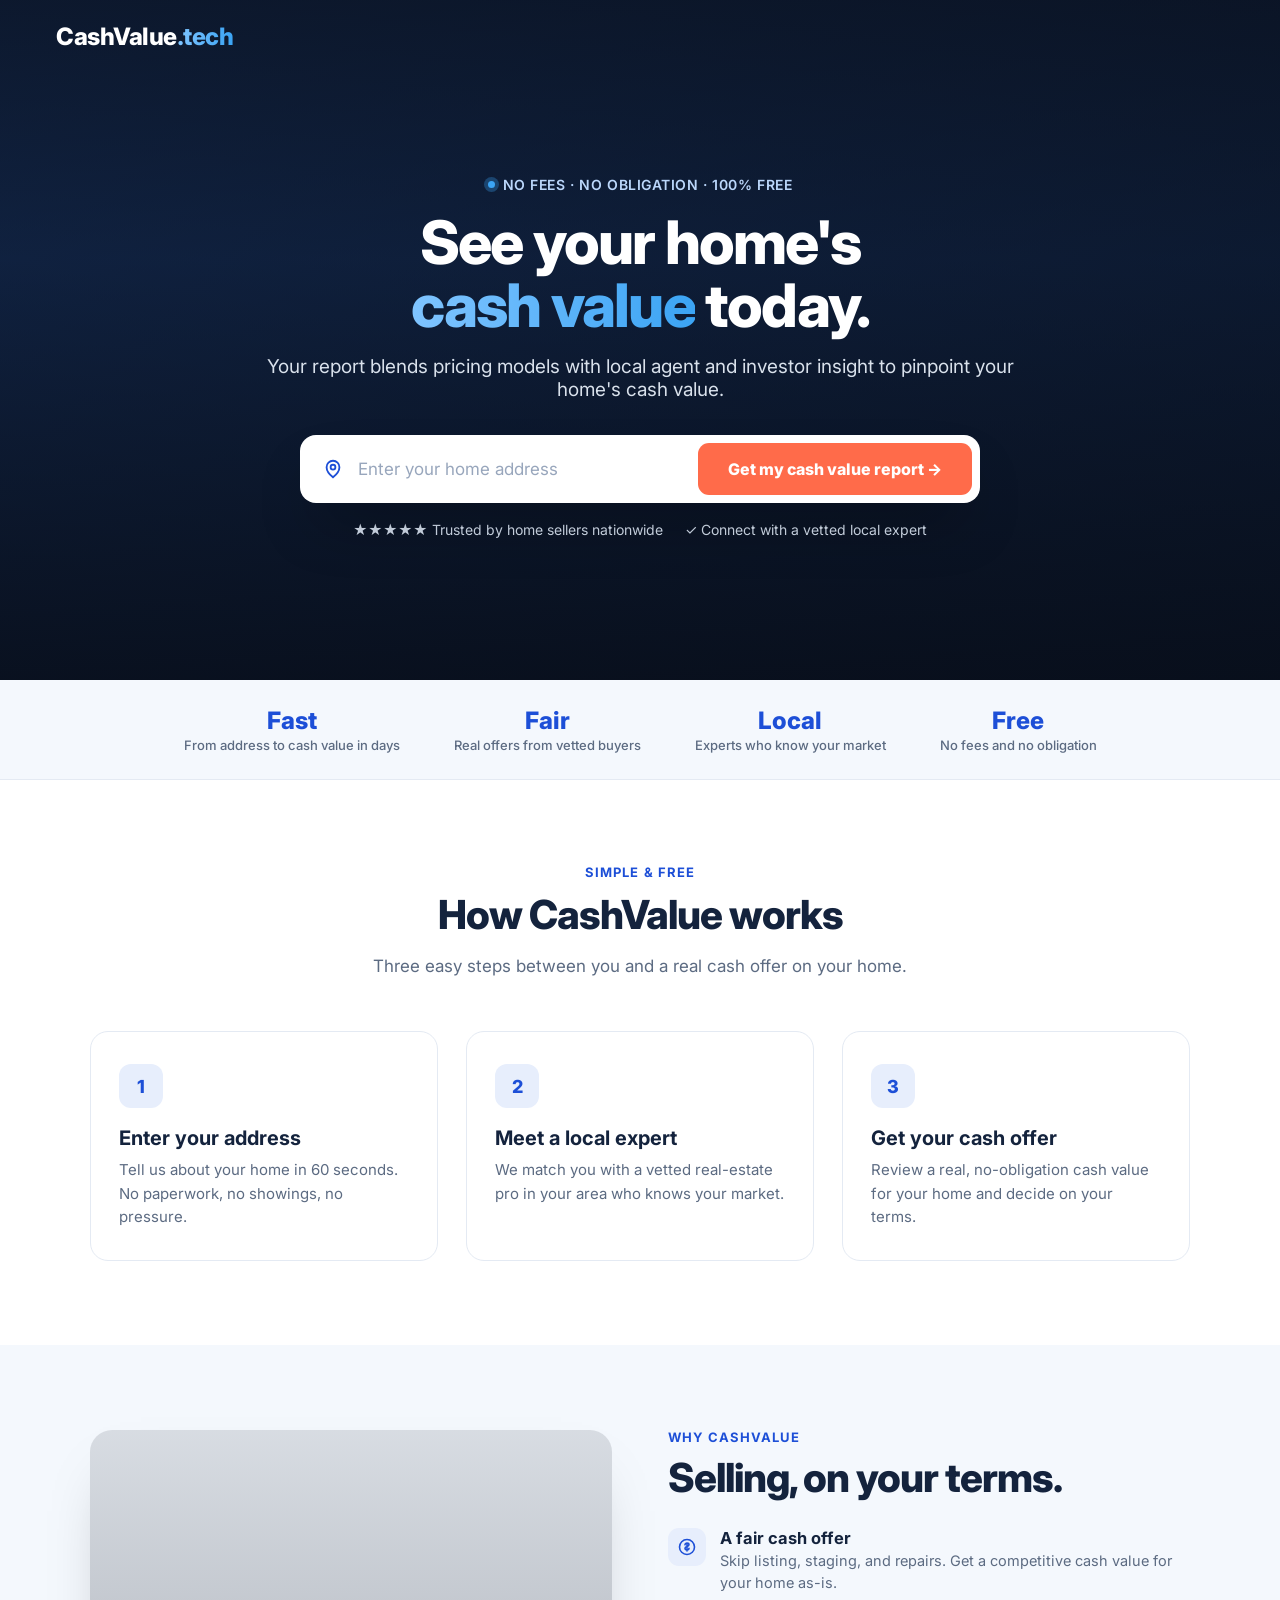
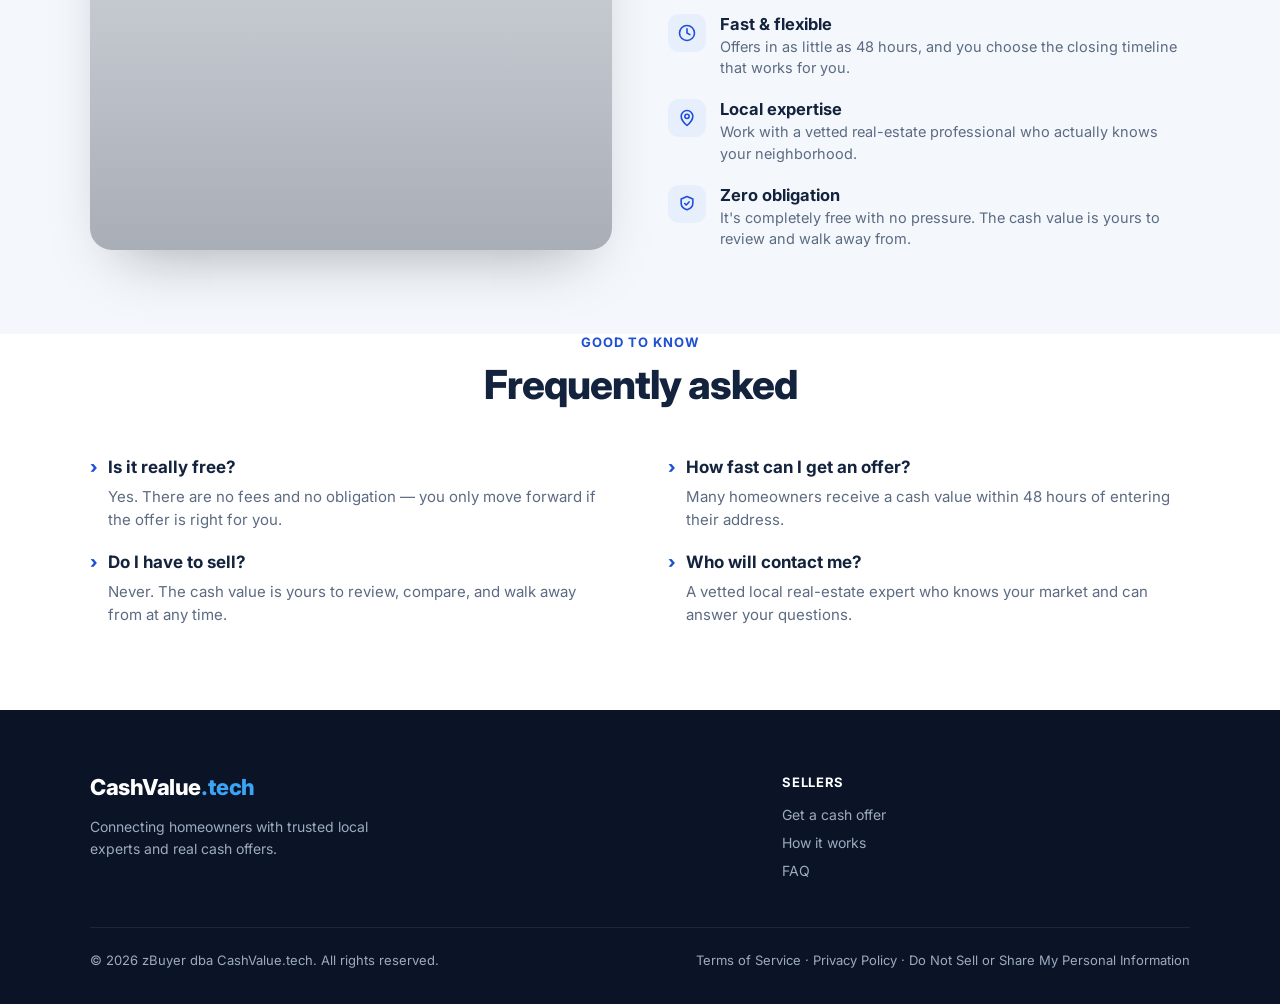
<file: index.html>
<!DOCTYPE html>
<html lang="en">
<head>
<meta charset="UTF-8">
<meta name="viewport" content="width=device-width, initial-scale=1.0">
<title>CashValue | Get a Real Cash Offer for Your Home — Free Home Value Estimate</title>
<link rel="icon" type="image/png" href="assets/favicon-z.png">
<link rel="preconnect" href="https://fonts.googleapis.com">
<link href="https://fonts.googleapis.com/css2?family=Inter:wght@400;500;600;700;800;900&display=swap" rel="stylesheet">
<style>
  :root{
    --c1:#1D4FD7;--c1d:#1640A8;--navy:#0E1B33;--navy-dd:#0A1426;
    --acc:#3BA4F4;--cta:#FF6B4A;--cta-d:#F0572F;
    --ink:#14233D;--muted:#5C6B82;--line:#E4EAF3;--soft:#F4F8FD;--bg:#FFFFFF;
    --tint:#E7EEFC;--tintink:#1D4FD7;
  }
  *{margin:0;padding:0;box-sizing:border-box}
  html{scroll-behavior:smooth}
  body{font-family:'Inter',system-ui,-apple-system,'Segoe UI',sans-serif;color:var(--ink);background:var(--bg);-webkit-font-smoothing:antialiased}
  a{text-decoration:none;color:inherit}
  img{display:block}
  .wrap{max-width:1180px;margin:0 auto;padding:0 40px}

  nav{position:absolute;top:0;left:0;right:0;z-index:20;display:flex;align-items:center;justify-content:space-between;padding:22px 56px}
  .logo{font-size:24px;font-weight:800;letter-spacing:-.02em;color:#fff}
  .logo .tld{background:linear-gradient(110deg,transparent 38%,rgba(255,255,255,.88) 50%,transparent 62%),linear-gradient(90deg,#7FC4FF,#3BA4F4);background-size:250% 100%,100% 100%;background-position:130% 0,0 0;background-repeat:no-repeat;-webkit-background-clip:text;background-clip:text;color:transparent;animation:cvshine 4s ease-in-out infinite}
  @media (prefers-reduced-motion:reduce){.logo .tld{animation:none;background-position:-45% 0,0 0}}
  .navlinks{display:flex;align-items:center;gap:34px;font-weight:500;font-size:15px;color:#fff;position:absolute;left:50%;top:50%;transform:translate(-50%,-50%)}
  .navlinks a{opacity:.92}
  .nav-right{display:flex;align-items:center;gap:18px}
  .pro-link{display:flex;align-items:center;gap:8px;padding:10px 18px;border:1.5px solid rgba(255,255,255,.55);border-radius:999px;color:#fff;font-weight:600;font-size:14px}
  .signin{color:#fff;font-weight:600;font-size:15px}
  .hamburger{display:none;width:42px;height:42px;border-radius:11px;border:1.5px solid rgba(255,255,255,.5);color:#fff;align-items:center;justify-content:center;font-size:20px;cursor:pointer;user-select:none}
  .mnav{position:fixed;top:66px;left:16px;right:16px;z-index:30;flex-direction:column;background:#fff;border:1px solid var(--line);border-radius:14px;box-shadow:0 26px 54px -18px rgba(0,0,0,.5);padding:8px}
  .mnav[hidden]{display:none}
  .mnav:not([hidden]){display:flex}
  .mnav a{padding:14px 16px;font-size:16px;font-weight:600;color:var(--ink);border-radius:10px}
  .mnav a:active,.mnav a:hover{background:var(--tint)}

  /* No overflow:hidden — it clipped the address-autocomplete list where the
     hero meets the trust strip. The bg image is inset:0 so nothing escapes. */
  .hero{position:relative;min-height:680px;display:flex;align-items:center;justify-content:center;text-align:center}
  .hero .bgimg{position:absolute;inset:0;background:
      linear-gradient(180deg,rgba(10,18,33,.72),rgba(13,27,51,.45) 38%,rgba(8,14,26,.86)),
      url('https://images.unsplash.com/photo-1570129477492-45c003edd2be?auto=format&fit=crop&w=2000&q=80'),
      linear-gradient(135deg,#13294f,#0a1426);
      background-size:cover;background-position:center center}
  .hero-inner{position:relative;z-index:5;max-width:820px;padding:0 24px;margin-top:30px}
  .eyebrow{display:inline-flex;align-items:center;gap:8px;color:#BBD7FB;font-weight:600;font-size:14px;letter-spacing:.04em;text-transform:uppercase;margin-bottom:18px}
  .eyebrow .dot{width:7px;height:7px;border-radius:50%;background:var(--acc);box-shadow:0 0 0 4px rgba(59,164,244,.3)}
  h1{color:#fff;font-size:60px;line-height:1.05;font-weight:800;letter-spacing:-.03em}
  h1 span{background:linear-gradient(110deg,transparent 38%,rgba(255,255,255,.88) 50%,transparent 62%),linear-gradient(90deg,#7FC4FF,#3BA4F4);background-size:250% 100%,100% 100%;background-position:130% 0,0 0;background-repeat:no-repeat;-webkit-background-clip:text;background-clip:text;color:transparent;animation:cvshine 4s ease-in-out infinite}@keyframes cvshine{0%{background-position:130% 0,0 0}32%,100%{background-position:-45% 0,0 0}}@media (prefers-reduced-motion:reduce){h1 span{animation:none;background-position:-45% 0,0 0}}
  /* B2 title variant (?title=b2, via compare-title.html): a single lowercase
     line — "cash value home report" — uniform size, never wraps. */
  h1.h1-alt{font-size:64px;white-space:nowrap}
  /* B2 "home report": same shimmer inverted — blue streak over white text.
     The .3s delay hands the sweep off from "cash value" so it reads as one
     continuous pass across the line. */
  h1 .hr{background:linear-gradient(110deg,transparent 38%,rgba(59,164,244,.9) 50%,transparent 62%),linear-gradient(90deg,#fff,#fff);background-size:250% 100%,100% 100%;background-position:130% 0,0 0;background-repeat:no-repeat;-webkit-background-clip:text;background-clip:text;color:transparent;animation:cvshine 4s ease-in-out .3s infinite}
  @media (prefers-reduced-motion:reduce){h1 .hr{animation:none;background-position:-45% 0,0 0}}
  .sub{color:#E4ECF6;font-size:19px;margin-top:18px;font-weight:400;opacity:.95}
  .search{position:relative;margin:34px auto 0;max-width:680px;background:#fff;border-radius:16px;padding:8px 8px 8px 22px;display:flex;align-items:center;gap:14px;box-shadow:0 30px 60px -20px rgba(0,0,0,.45)}
  /* Post-selection address chip: street prominent, city/state/zip minimized
     (mirrors the suggestion-list layout). Click it to edit — the input
     returns with the full address text. */
  /* When the chip is shown, the box shrinks to fit it (address text +
     button) instead of holding the full 680px. fit-content + auto margins
     keep it centered; mobile keeps the stacked full-width layout. */
  .search.has-pick{width:-moz-fit-content;width:fit-content;min-width:430px}
  .search .picked{flex:1;min-width:0;text-align:left;cursor:text;padding:5px 26px 5px 0}
  .search .picked[hidden]{display:none}
  .search .picked .p-street{display:block;font-size:16.5px;font-weight:600;color:var(--ink);line-height:1.25;white-space:nowrap;overflow:hidden;text-overflow:ellipsis}
  .search .picked .p-sec{display:block;font-size:12.5px;color:var(--muted);margin-top:1px;line-height:1.2;white-space:nowrap;overflow:hidden;text-overflow:ellipsis}
  .search input.hidden-by-pick{display:none}
  /* ?zsv=1: Street View preview inside the search card, above the box —
     wide/short frame (640x200 + tight fov) so the CTA stays near the fold */
  /* flex-basis must be auto: a % basis overrides the width property, so the
     +14px bleed never applied and the frame sat 8px left / 22px right.
     width:0 + %-min-width keeps the photo out of the card's fit-content math
     (intrinsic sizing ignores % min-widths) — the chip + button alone set the
     chipped card's width and the photo just spans whatever that is; a fixed
     height (cover-cropped) shows more house without widening anything. */
  .search .sv-img{flex:0 0 auto;width:0;min-width:calc(100% + 14px);height:230px;margin-left:-14px;display:block;border-radius:12px;object-fit:cover;margin-bottom:8px}
  /* display:block above beats the browser's [hidden] rule — without this the
     photo never hides and its 100%-basis row shoves the input out of the card */
  .search .sv-img[hidden]{display:none}
  .search.has-sv{flex-wrap:wrap}
  /* pin + input + clear share one positioned wrapper so the X (and the pin on
     mobile) anchor to the input row, not the card — immune to the sv photo */
  /* basis auto (not 0): with the sv photo shown the box flex-wraps, and a
     0-basis wrap gets glued onto the photo's line at 0px instead of wrapping */
  .search .addr-wrap{flex:1 1 auto;min-width:0;position:relative;display:flex;align-items:center;gap:14px}
  .search .addr-wrap input{padding-right:36px}
  .search .addr-clear{position:absolute;right:4px;top:50%;transform:translateY(-50%);width:30px;height:30px;display:flex;align-items:center;justify-content:center;border:none;background:none;padding:0;border-radius:50%;cursor:pointer;color:#98A6BC}
  .search .addr-clear:hover{color:#5B6B82}
  .search .addr-clear[hidden]{display:none}
  .search .addr-clear svg{display:block}
  .ac-list{position:absolute;top:calc(100% + 10px);left:0;right:0;z-index:40;list-style:none;background:#fff;border:1px solid var(--line);border-radius:14px;box-shadow:0 26px 54px -18px rgba(0,0,0,.45);overflow:hidden;text-align:left}
  .ac-list[hidden]{display:none}
  .ac-list li{display:flex;flex-direction:column;gap:2px;padding:12px 20px;cursor:pointer}
  .ac-list li:not(:last-child){border-bottom:1px solid var(--soft)}
  .ac-list li.active,.ac-list li:hover{background:var(--tint)}
  .ac-list .ac-street{font-size:15.5px;font-weight:600;color:var(--ink)}
  .ac-list .ac-sec{font-size:13px;color:var(--muted)}

  /* Legal rail. Desktop: a compact legal line rests at the fold's bottom
     edge — always visible + clickable, no scroll-down (the fold is exactly
     one viewport and .lm-below is hidden). Mobile: the card keeps its
     bottom-anchored feel and scrolling past it reveals .lm-below — the
     "Step x of 4" indicator in a soft container, then the legal links with
     room to breathe. Letter-of-the-law placement without parking "Do not
     sell" under the CTA in thumb territory. Wrappers are pointer-inert so
     click-off still reaches the backdrop (data-close). */
  .lead-modal{position:fixed;inset:0;z-index:200;display:block;overflow-y:auto;overscroll-behavior:contain;-webkit-overflow-scrolling:touch;scrollbar-width:none}
  .lead-modal::-webkit-scrollbar{display:none}
  .lead-modal[hidden]{display:none}
  .lm-backdrop{position:fixed;inset:0;background:rgba(8,14,26,.62);backdrop-filter:blur(4px)}
  .lm-fold{position:relative;min-height:100vh;min-height:100dvh;display:flex;align-items:center;justify-content:center;padding:20px 20px 56px;pointer-events:none}
  .lm-card{pointer-events:auto}
  /* One muted tone + one size for everything on the rail — links included —
     so nothing competes with the card. Underlines stay (findability). */
  .lm-peek{position:absolute;left:0;right:0;bottom:0;padding:15px 20px;text-align:center;font-size:12px;line-height:1.5;color:#8296B9;pointer-events:auto}
  .lm-peek a,.lm-legal a{color:inherit;font-weight:inherit;text-decoration:underline;text-underline-offset:2px;text-decoration-color:rgba(130,150,185,.6)}
  .lm-peek a:hover,.lm-legal a:hover{color:#AFC2E2}
  /* position:relative lifts the rail above the fixed backdrop (positioned
     elements paint over static content — the backdrop would cover it).
     display:none here — the reveal region is mobile-only (media query). */
  .lm-below{display:none;position:relative;min-height:46vh;flex-direction:column;align-items:center;text-align:center;padding:26px 16px 34px;pointer-events:none;color:#5D6F93;font-size:12px}
  .lm-progress{pointer-events:auto;display:flex;flex-direction:column;align-items:center;gap:11px;background:rgba(11,21,38,.5);border:1px solid rgba(93,111,147,.22);border-radius:14px;padding:14px 26px}
  .lm-prog-dots{display:flex;gap:7px}
  .lm-prog-dot{width:7px;height:7px;border-radius:50%;background:rgba(93,111,147,.32)}
  .lm-prog-dot.on{background:#5D6F93}
  /* Once revealed, the links read at full footer strength (#9FB2D4, the
     page-footer link tone) — only the peek/indicator stay whisper-quiet.
     Top-packed right under the step container (no auto-centering gap). */
  .lm-legal{pointer-events:auto;margin:24px 0 0;display:flex;flex-direction:column;align-items:center;gap:28px;padding:0 0 34px;color:#9FB2D4}
  .lm-legal a{text-decoration-color:rgba(159,178,212,.6)}
  .lm-card{position:relative;width:100%;max-width:440px;background:#fff;border-radius:20px;padding:30px 30px 24px;box-shadow:0 40px 90px -20px rgba(0,0,0,.55);animation:lmIn .22s ease}
  @keyframes lmIn{from{opacity:0;transform:translateY(12px) scale(.98)}to{opacity:1;transform:none}}
  @media (prefers-reduced-motion:reduce){.lm-card{animation:none}}
  .lm-card:focus{outline:none}
  .lm-x{position:absolute;top:13px;right:15px;border:none;background:none;font-size:26px;line-height:1;color:#9aa7bd;cursor:pointer}
  .lm-card h3{font-size:23px;font-weight:800;color:var(--ink);margin-top:2px;letter-spacing:-.02em}
  .lm-sub{font-size:14.5px;color:var(--muted);margin-top:7px;line-height:1.45}
  .lm-screen[hidden]{display:none}
  .lm-back{border:none;background:none;color:var(--muted);font-family:inherit;font-size:14px;font-weight:600;cursor:pointer;padding:0;margin-bottom:8px}
  .lm-form{margin-top:20px;display:flex;flex-direction:column;gap:12px}
  .lm-form input,.lm-final input{width:100%;font-family:inherit;font-size:16px;color:var(--ink);padding:14px 16px;border:1.5px solid var(--line);border-radius:12px;outline:none;background:#fff}
  .lm-form input:focus,.lm-final input:focus{border-color:var(--c1)}
  .lm-form input::placeholder,.lm-final input::placeholder{color:#98A6BC}
  .lm-form input.invalid,.lm-final input.invalid{border-color:#D8442B;background:#FEF6F4}
  .lm-intent{display:flex;flex-direction:column;gap:8px;background:var(--soft);border:1px solid var(--line);border-radius:12px;padding:11px 14px 13px}
  .lm-intent-label{font-size:14.5px;font-weight:800;color:var(--muted);letter-spacing:-.01em;text-align:center}
  .lm-chips{display:flex;gap:6px}
  .lm-chip{flex:1;font-family:inherit;font-size:14.5px;font-weight:600;color:var(--muted);background:#fff;border:1.5px solid var(--line);border-radius:999px;padding:9px 0;cursor:pointer;text-align:center}
  .lm-chip-no{flex:0 0 auto;padding:9px 11px;font-weight:500;color:#9ba8bb}
  .lm-chip.sel{background:var(--tint);border-color:var(--c1);color:var(--c1)}
  .lm-chips.invalid .lm-chip:not(.lm-chip-no){border-color:#D8442B;background:#FEF6F4}
  /* Tune-your-report step: divider between question rows + repairs wedge slider */
  .lm-divider{border-top:1px solid var(--line);margin:4px 0 2px}
  .lm-questions .lm-intent{margin-top:16px;text-align:left}
  .lm-slider{padding:0 6px}
  .lm-wedge{position:relative;height:52px;margin-top:2px;touch-action:none}
  /* Inset by half the 16px dial width: a range thumb's center only travels
     [8px, width-8px], so the wedge ends must match or the wedge reads as
     extending past the slider's maximum. */
  /* trapezoid, not triangle: a ~7px baseline at the left end so the dial
     visibly rests ON the chart at the default stop */
  .lm-wedge .wedge{position:absolute;left:8px;right:8px;bottom:10px;height:32px;clip-path:polygon(0 100%,0 78%,100% 0,100% 100%);background:linear-gradient(90deg,#E4EAF3 0%,#E4EAF3 100%);border-radius:2px}
  /* The native range input is invisible (it handles touch/drag/keys); the
     dial is our own element — iOS Safari ignores custom thumb geometry,
     which left the dial short of the wedge tip and sunk below its peak.
     left is computed in lead-modal.js so the dial center tracks exactly
     [8px, width-8px] — the wedge ends; taller than the wedge everywhere. */
  .lm-wedge input{-webkit-appearance:none;appearance:none;position:absolute;inset:0;width:100%;height:100%;margin:0;padding:0;background:transparent;border:none;border-radius:0;outline:none;opacity:0;cursor:pointer;pointer-events:none}
  .lm-dial{position:absolute;top:4px;left:0;width:16px;height:44px;border-radius:9px;background:var(--c1);border:3px solid #fff;box-shadow:0 3px 12px rgba(20,35,61,.4);pointer-events:none}
  .lm-wedge input:focus-visible ~ .lm-dial{box-shadow:0 0 0 5px rgba(29,79,215,.28),0 3px 12px rgba(20,35,61,.4)}
  .lm-axis{display:flex;justify-content:space-between;color:#9ba8bb;font-size:11px;margin-top:7px;padding:0 22px}
  .lm-slider-icons{display:flex;justify-content:center;align-items:center;gap:6px;margin-top:5px;min-height:20px;color:var(--c1)}
  /* the LEFT axis text is live: hammer-blue "none" at rest, then the
     current level's label; at max it hides and the right edge lights up
     (bold + color, so the highlight survives colorblindness) */
  .lm-axis .on{color:var(--c1);font-weight:700}
  .lm-slider-icons.zero{color:#9ba8bb}
  .lm-slider-icons.zero svg{animation:lmTwinkle 1.8s ease-in-out infinite}
  @keyframes lmTwinkle{0%,100%{transform:scale(1);opacity:1}50%{transform:scale(1.14) rotate(8deg);opacity:.82}}
  .lm-final h3,.lm-final .lm-sub{text-align:center}
  .lm-gfx{display:flex;justify-content:center;margin:16px 0 4px}
  .lm-final input{text-align:center;margin-top:14px}
  .lm-final .lm-q{font-size:16.5px}
  .lm-note{font-size:12.5px;font-style:italic;color:var(--muted);text-align:center;margin-top:6px;line-height:1.4}
  .lm-final .lm-cta{display:block;width:100%;margin-top:18px}
  .lm-final .lm-disclosure{margin-top:12px;text-align:left}
  /* prefilled + centered can read as a static chip — the pencil says
     "editable"; it bows out once the field is focused */
  .lm-phone-wrap{position:relative;margin-top:14px}
  .lm-phone-wrap input{margin-top:0}
  .lm-phone-edit{position:absolute;right:14px;top:50%;transform:translateY(-50%);color:#98A6BC;pointer-events:none}
  .lm-phone-wrap:focus-within .lm-phone-edit{display:none}
  .lm-final .lm-nothanks{display:block;margin:12px auto 0}
  .lm-final .lm-err{margin-top:8px}
  .lm-nothanks{border:none;background:none;color:var(--muted);font-family:inherit;font-size:14px;cursor:pointer;padding:4px;align-self:center;text-decoration:underline}
  .lm-err{color:#D8442B;font-size:13.5px;font-weight:600;text-align:center}
  /* Validation "pop": shake the chip row, bounce the message in. */
  @keyframes lmShake{0%,100%{transform:translateY(0)}18%{transform:translateY(-6px)}36%{transform:translateY(4px)}54%{transform:translateY(-4px)}72%{transform:translateY(2px)}90%{transform:translateY(-1px)}}
  .lm-chips.shake{animation:lmShake .4s ease}
  @keyframes lmErrIn{0%{opacity:0;transform:translateY(4px) scale(.96)}60%{transform:translateY(-1px) scale(1.03)}100%{opacity:1;transform:none}}
  .lm-err.pop{animation:lmErrIn .28s ease-out;font-weight:700}
  @media (prefers-reduced-motion:reduce){.lm-chips.shake,.lm-err.pop,.lm-disclosure.lm-inline.shake{animation:none}}
  /* SomethingSpecial step: free-text + tap-to-add suggestion chips */
  .lm-textarea{width:100%;font-family:inherit;font-size:16px;color:var(--ink);padding:13px 15px;border:1.5px solid var(--line);border-radius:12px;outline:none;background:#fff;resize:none;margin-top:14px;text-align:left;line-height:1.45}
  .lm-textarea:focus{border-color:var(--c1)}
  .lm-textarea::placeholder{color:#98A6BC}
  /* two fixed rows that flow into columns and scroll horizontally —
     20 suggestions at the same height as the old five; right-edge fade
     hints there's more to scroll */
  .sp-chips{display:flex;flex-direction:column;gap:7px;overflow-x:auto;overflow-y:hidden;margin-top:11px;text-align:left;scrollbar-width:none;-webkit-overflow-scrolling:touch;-webkit-mask-image:linear-gradient(90deg,#000 90%,transparent);mask-image:linear-gradient(90deg,#000 90%,transparent)}
  .sp-chips::-webkit-scrollbar{display:none}
  .sp-chips{cursor:grab;user-select:none;-webkit-user-select:none}
  .sp-chips.dragging{cursor:grabbing}
  .sp-chips.dragging .sp-chip{cursor:grabbing}
  .sp-row{display:flex;gap:7px;width:max-content;padding-right:26px}
  .sp-chip{white-space:nowrap}
  .sp-chip{font-family:inherit;font-size:13px;font-weight:600;color:var(--muted);background:var(--soft);border:1.5px solid var(--line);border-radius:999px;padding:7px 13px;cursor:pointer}
  .sp-chip.sel{background:var(--tint);border-color:var(--c1);color:var(--c1)}
  /* Z-beat interstitial: a one-shot of the logo dance (walk in, rigid
     spin, lock into the Z) shown between steps — a branded "aligning"
     beat. Not used before the report; that exit navigates directly. */
  .lm-zbeat{display:flex;flex-direction:column;align-items:center;padding:36px 0 28px}
  .lm-zbeat[hidden]{display:none}
  /* Finale (after the SMS step): the full cycle — in, hold, back out —
     via 2 alternate iterations; covers the FinalizeLead round-trip. */
  .lm-zbeat.run-full .zb-pair{animation:zbSpin 1.6s linear 2 alternate both}
  .lm-zbeat.run-full .zb-w{animation:zbWalkW 1.6s linear 2 alternate both}
  .lm-zbeat.run-full .zb-b{animation:zbWalkB 1.6s linear 2 alternate both}
  .zb-pair{transform-origin:100px 100px;transform:rotate(395deg)}
  .zb-w{transform:translate(99px,-180px)}
  .zb-b{transform:translate(-99px,180px)}
  .lm-zbeat.run .zb-pair{animation:zbSpin 1.5s linear forwards}
  .lm-zbeat.run .zb-w{animation:zbWalkW 1.5s linear forwards}
  .lm-zbeat.run .zb-b{animation:zbWalkB 1.5s linear forwards}
  @keyframes zbSpin{0%{transform:rotate(395deg)}25%{transform:rotate(395deg);animation-timing-function:cubic-bezier(.42,.05,.35,1)}92%,100%{transform:rotate(0deg)}}
  @keyframes zbWalkW{0%{transform:translate(99px,-180px);animation-timing-function:cubic-bezier(.2,.6,.3,1)}40%,100%{transform:translate(0,0)}}
  @keyframes zbWalkB{0%{transform:translate(-99px,180px);animation-timing-function:cubic-bezier(.2,.6,.3,1)}40%,100%{transform:translate(0,0)}}
  @media (prefers-reduced-motion:reduce){.zb-pair,.zb-w,.zb-b{transform:none!important;animation:none!important}}
  .lm-err[hidden]{display:none}
  .lm-disclosure{background:var(--soft);border:1px solid var(--line);border-radius:12px;padding:13px 15px;display:flex;flex-direction:column;gap:8px}
  .lm-matched{font-size:11px;line-height:1.5;color:#7d8ca4}
  .lm-matched b{color:var(--muted);font-weight:700}
  .lm-consent{font-size:11px;line-height:1.5;color:#7d8ca4;margin:0}
  /* carrier boilerplate rides inside the contact paragraph in bold;
     recipient names read plain (unbolded 2026-07-27) */
  .lm-consent .lm-carrier{font-weight:700}
  .lm-matched .lm-names{font-weight:400;color:inherit}
  /* the agreement line lives OUTSIDE the box — centered between it and the CTA */
  .lm-agree{font-size:11.5px;line-height:1.5;color:#7d8ca4;text-align:center;margin:0}
  .lm-agree a{color:var(--c1);font-weight:600;text-decoration:underline}
  .lm-consent a{color:var(--c1);font-weight:600;text-decoration:underline}
  /* Inline-consent variant (?terms=inline / inline-maxsold): first-person
     terms with an oversized checkbox floated top-left — the text wraps
     around it. The whole box toggles the check (links exempt); checked
     darkens the box a touch; invalid gets the chip-row treatment. */
  .lm-disclosure.lm-inline{cursor:pointer;user-select:none;-webkit-user-select:none;transition:background .15s ease,border-color .15s ease;padding-top:11px}
  .lm-disclosure.lm-inline.checked{background:#EAF0F8;border-color:#D6DFEC}
  .lm-disclosure.lm-inline.invalid{border-color:#D8442B;background:#FEF6F4}
  .lm-disclosure.lm-inline.shake{animation:lmShake .4s ease}
  .lm-disclosure.lm-inline .lm-consent{line-height:1.35}
  /* Terms/Privacy repeat in the page footer — keep these findable
     (underline stays) but way quieter than the standard link blue. */
  .lm-disclosure.lm-inline .lm-consent a{color:#7d8ba1;font-weight:500}
  /* input.lm-check must out-rank the generic .lm-form input sizing */
  .lm-form input.lm-check{float:left;width:19px;height:19px;margin:3px 9px 2px 0;padding:0;border:none;border-radius:4px;background:none;accent-color:var(--c1);cursor:pointer}
/* ---- v2 consent architecture (default screens) ---- */
.lm-v2 .lm-v2-head{display:flex;align-items:center;justify-content:space-between;gap:8px;margin-bottom:2px}
.lm-v2 .lm-v2-q{font-size:13px;font-weight:700;color:var(--ink);text-align:left}
.lm-v2 .lm-v2-chip{flex:none;font-size:10px;font-weight:800;letter-spacing:.09em;color:#63718A;background:#fff;border:1px solid var(--line);border-radius:999px;padding:3px 9px;text-transform:uppercase}
.lm-v2 .lm-v2-row{display:block;cursor:pointer;user-select:none;-webkit-user-select:none}
.lm-v2 .lm-consent{display:block;line-height:1.4;text-align:left}
.lm-v2.checked{background:#EAF0F8;border-color:#D6DFEC}
  .lm-cta{margin-top:4px;background:var(--cta);color:#fff;border:none;font-family:inherit;font-weight:800;font-size:16.5px;padding:16px;border-radius:12px;cursor:pointer}
  .lm-cta:hover{background:var(--cta-d)}
  @media (max-width:560px){
    /* Mobile: no always-visible line (thumb territory stays clean) — the
       rail is the scroll-down reveal past the bottom-anchored card. */
    .lm-peek{display:none}
    .lm-below{display:flex}
    .lm-fold{padding:12px;align-items:flex-start}
    /* margin-top:auto bottom-anchors every step (thumb reach) but, unlike
       align-items:flex-end, collapses to 0 when the card is taller than
       the viewport so the top stays scrollable. */
    .lm-card{max-width:none;max-height:none;padding:18px 16px 16px;border-radius:18px;margin-top:auto}
    .lm-card h3{font-size:19px}
    .lm-sub{font-size:13.5px;margin-top:5px;line-height:1.4}
    .lm-form{margin-top:12px;gap:8px}
    .lm-form input,.lm-final input{padding:12px 14px}
    .lm-intent{padding:9px 10px 11px;gap:7px}
    .lm-chip{font-size:14px;padding:8px 0}
    .lm-chip-no{padding:8px 9px}
    .lm-disclosure{padding:10px 12px;gap:5px}
    .lm-matched,.lm-consent{font-size:10.5px;line-height:1.42}
    .lm-agree{font-size:11px}
    .lm-cta{padding:14px;font-size:16px}
    .lm-nothanks{padding:2px}
    .lm-back{margin-bottom:4px}
    .lm-gfx{margin:14px 0 2px}
  }
  .search input{flex:1;border:none;outline:none;font-size:17px;font-family:inherit;color:var(--ink);padding:16px 0}
  .search input::placeholder{color:#98A6BC}
  .search button{flex:none;background:var(--cta);color:#fff;border:none;font-family:inherit;font-weight:800;font-size:16px;padding:16px 30px;border-radius:11px;cursor:pointer}
  .reassure{margin-top:18px;color:#D7E2F1;font-size:14px;display:flex;gap:22px;justify-content:center}
  .reassure span{display:flex;align-items:center;gap:7px}
  .buystrip{position:relative;z-index:5;margin:26px auto 0;display:inline-flex;align-items:center;gap:10px;color:#fff;font-size:15px}
  .buystrip a{font-weight:700;border-bottom:2px solid var(--acc);padding-bottom:2px}

  .trust{display:flex;align-items:center;justify-content:center;gap:54px;padding:26px;background:var(--soft);border-bottom:1px solid var(--line);flex-wrap:wrap}
  .trust .item{display:flex;flex-direction:column;align-items:center;gap:2px}
  .trust .num{font-weight:800;font-size:24px;color:var(--c1)}
  .trust .lbl{font-size:13px;color:var(--muted);font-weight:500}

  .section{padding:84px 0}
  .kicker{color:var(--c1);font-weight:700;font-size:13px;letter-spacing:.08em;text-transform:uppercase;text-align:center}
  h2{text-align:center;font-size:40px;font-weight:800;letter-spacing:-.025em;margin-top:10px;color:var(--ink)}
  .lede{text-align:center;color:var(--muted);font-size:17px;max-width:600px;margin:14px auto 0;line-height:1.55}

  .steps{display:grid;grid-template-columns:repeat(3,1fr);gap:28px;margin-top:52px}
  .step{background:#fff;border:1px solid var(--line);border-radius:18px;padding:32px 28px}
  .step .n{width:44px;height:44px;border-radius:12px;background:var(--tint);color:var(--tintink);display:grid;place-items:center;font-weight:800;font-size:18px;margin-bottom:18px}
  .step h3{font-size:20px;font-weight:700;margin-bottom:8px;color:var(--ink)}
  .step p{color:var(--muted);font-size:15px;line-height:1.55}

  .why{background:var(--soft);}
  .why-grid{display:grid;grid-template-columns:1fr 1fr;gap:56px;align-items:center}
  .why-img{border-radius:22px;height:420px;background:
     linear-gradient(180deg,rgba(10,18,33,.12),rgba(10,18,33,.32)),
     url('https://images.unsplash.com/photo-1568605114967-8130f3a36994?auto=format&fit=crop&w=1400&q=80');
     background-size:cover;background-position:center;box-shadow:0 30px 60px -30px rgba(0,0,0,.35)}
  .why h2{text-align:left;margin-top:8px}
  .why .kicker{text-align:left}
  .blist{list-style:none;margin-top:26px;display:flex;flex-direction:column;gap:20px}
  .blist li{display:flex;gap:14px;align-items:flex-start}
  .blist .ic{flex:none;width:38px;height:38px;border-radius:11px;background:var(--tint);color:var(--tintink);display:grid;place-items:center;font-weight:800}
  .blist b{font-size:16.5px;color:var(--ink)}
  .blist p{color:var(--muted);font-size:14.5px;margin-top:2px;line-height:1.5}

  .dual{display:grid;grid-template-columns:1fr 1fr;gap:24px;margin-top:52px}
  .card{border-radius:22px;padding:40px;color:#fff;position:relative;overflow:hidden;min-height:220px;display:flex;flex-direction:column;justify-content:space-between}
  .card.sell{background:linear-gradient(135deg,#2A5BE0,#12348F)}
  .card.buy{background:linear-gradient(135deg,#22304A,#101A2E)}
  .card h3{font-size:26px;font-weight:800;letter-spacing:-.01em}
  .card p{opacity:.88;margin-top:8px;font-size:15px;max-width:320px}
  .card .go{margin-top:22px;display:inline-flex;align-items:center;gap:8px;font-weight:700;font-size:15px;color:#fff}
  .card.buy .go{color:var(--acc)}

  .tgrid{display:grid;grid-template-columns:repeat(3,1fr);gap:24px;margin-top:52px}
  .tcard{background:#fff;border:1px solid var(--line);border-radius:18px;padding:30px}
  .stars{color:#F5A623;font-size:15px;letter-spacing:2px}
  .tcard p{font-size:16px;line-height:1.55;margin:14px 0 18px}
  .who{display:flex;align-items:center;gap:12px}
  .who .av{width:42px;height:42px;border-radius:50%;background:var(--c1);color:#fff;display:grid;place-items:center;font-weight:800}
  .who b{font-size:14.5px;color:var(--ink)}
  .who span{display:block;color:var(--muted);font-size:13px}

  .pro{position:relative;overflow:hidden;background:linear-gradient(135deg,#16315c,#0a1426);color:#fff;border-radius:28px;margin:84px auto;max-width:1180px;display:grid;grid-template-columns:1.05fr .95fr;gap:48px;padding:60px}
  .pro .glow{position:absolute;width:420px;height:420px;border-radius:50%;background:radial-gradient(circle,rgba(59,164,244,.28),transparent 70%);top:-140px;right:-60px;pointer-events:none}
  .pro-eyebrow{display:inline-flex;align-items:center;gap:8px;color:#7FC4FF;font-weight:700;font-size:12.5px;letter-spacing:.09em;text-transform:uppercase}
  .pro-eyebrow .d{width:7px;height:7px;border-radius:50%;background:var(--acc)}
  .pro h3{font-size:34px;font-weight:800;letter-spacing:-.025em;margin-top:12px;line-height:1.1}
  .pro .psub{color:#AEBCD2;margin-top:12px;font-size:15.5px;line-height:1.55;max-width:450px}
  .pro .feats{display:grid;grid-template-columns:1fr 1fr;gap:18px 26px;margin-top:28px}
  .pro .pf{display:flex;gap:12px;align-items:flex-start}
  .pro .pf .ic{flex:none;width:36px;height:36px;border-radius:10px;background:rgba(59,164,244,.16);display:grid;place-items:center}
  .pro .pf b{font-size:14.5px;display:block}
  .pro .pf span{color:#9DAAC1;font-size:12.5px;line-height:1.45;display:block;margin-top:2px}
  .pro .cta-row{display:flex;gap:14px;margin-top:32px;flex-wrap:wrap}
  .pro .cta{background:var(--cta);color:#fff;padding:15px 26px;border-radius:12px;font-weight:800}
  .pro .ghost{padding:15px 24px;border-radius:12px;font-weight:700;border:1.5px solid rgba(255,255,255,.4);color:#fff}
  .pro .visual{position:relative;display:flex;flex-direction:column;justify-content:center;gap:14px}
  .leadcard{background:rgba(255,255,255,.07);border:1px solid rgba(255,255,255,.15);border-radius:16px;padding:16px 18px;backdrop-filter:blur(10px);display:flex;align-items:flex-start;gap:14px}
  .leadcard.featured{background:rgba(255,255,255,.12);border-color:rgba(127,196,255,.4)}
  .leadcard .pin{flex:none;width:42px;height:42px;border-radius:11px;background:linear-gradient(135deg,#2A5BE0,#12348F);display:grid;place-items:center}
  .leadcard .lc-body{flex:1}
  .leadcard .lc-top{display:flex;justify-content:space-between;align-items:center}
  .leadcard .lc-top b{font-size:14.5px}
  .leadcard .lc-top .t{color:#8FA0B8;font-size:12px}
  .leadcard .addr{color:#AEBCD2;font-size:13px;margin-top:2px}
  .leadcard .tag{display:inline-block;margin-top:9px;font-size:11px;font-weight:700;color:#7FC4FF;background:rgba(59,164,244,.16);padding:3px 9px;border-radius:999px}

  .faqgrid{display:grid;grid-template-columns:1fr 1fr;gap:20px 56px;margin-top:48px}
  .faq h4{font-size:17px;font-weight:700;display:flex;gap:10px;align-items:center;color:var(--ink)}
  .faq h4::before{content:"›";color:var(--c1);font-weight:800}
  .faq p{color:var(--muted);font-size:15px;margin-top:8px;line-height:1.55;padding-left:18px}

  footer{background:var(--navy-dd);color:#9DAAC1;padding:64px 0 36px}
  .fgrid{display:grid;grid-template-columns:1.6fr 1fr;gap:40px}
  .flogo-wm{display:inline-block;font-size:22px;font-weight:800;letter-spacing:-.02em;color:#fff}
  .flogo-wm .tld{color:var(--acc)}
  .flogo{height:30px;width:auto}
  footer .blurb{margin-top:16px;font-size:14px;line-height:1.6;max-width:300px}
  footer h5{color:#fff;font-size:13px;font-weight:700;letter-spacing:.05em;text-transform:uppercase;margin-bottom:16px}
  footer ul{list-style:none;display:flex;flex-direction:column;gap:11px;font-size:14px}
  .fbottom{border-top:1px solid rgba(255,255,255,.08);margin-top:48px;padding-top:24px;display:flex;justify-content:space-between;font-size:13px;flex-wrap:wrap;gap:10px}

  @media (max-width:768px){
    .wrap{padding:0 22px}
    nav{padding:16px 22px}
    .navlinks,.nav-right{display:none}
    .hamburger{display:flex}
    .hero{min-height:600px}
    .hero-inner{margin-top:60px;padding:0 18px}
    h1{font-size:clamp(42px,11vw,50px)}
    /* alt lockup: fill the available width edge to edge — sized so the
       nowrap line spans (100vw - hero padding) at any phone width */
    h1.h1-alt{font-size:calc(8.4vw - 4px)}
    .sub{font-size:16.5px;margin-top:14px}
    .search{flex-direction:column;align-items:stretch;gap:10px;padding:14px;border-radius:18px}
    .search .pin{display:block;position:absolute;top:50%;left:16px;transform:translateY(-50%);width:22px;height:22px;z-index:2}
    .search input{border:1.5px solid var(--line);border-radius:11px;background:var(--soft);padding:15px 16px 15px 48px;font-size:16px;text-align:left}
    .search .addr-wrap input{padding-right:44px}
    .search .addr-clear{right:10px}
    /* chip mirrors the input's mobile footprint (incl. room for the pin) */
    .search .picked{border:1.5px solid var(--line);border-radius:11px;background:var(--soft);padding:9px 16px 9px 48px}
    .search input::placeholder{color:#8597AE}
    .search button{width:100%;padding:16px;font-size:16px}
    .search.has-pick{width:auto;min-width:0}
    .search .sv-img{width:100%;min-width:0;margin-left:0;height:190px}
    .reassure{flex-direction:column;gap:8px;margin-top:16px}
    .buystrip{flex-direction:column;gap:4px;text-align:center}
    .trust{gap:20px 36px;padding:24px}
    .trust .num{font-size:20px}
    .section{padding:54px 0}
    h2{font-size:30px}
    .lede{font-size:15.5px}
    .steps,.dual,.tgrid,.faqgrid{grid-template-columns:1fr;gap:16px;margin-top:32px}
    .why-grid{grid-template-columns:1fr;gap:28px}
    .why-img{height:240px;order:-1}
    .why h2{font-size:30px}
    .card{padding:30px;min-height:0}
    .pro{grid-template-columns:1fr;padding:36px 24px;margin:54px auto;gap:30px}
    .pro h3{font-size:27px}
    .pro .feats{grid-template-columns:1fr}
    .pro .cta-row{flex-direction:column}
    .pro .cta,.pro .ghost{text-align:center}
    .faqgrid{gap:22px}
    .fgrid{grid-template-columns:1fr 1fr;gap:30px}
    .fbottom{flex-direction:column;gap:8px}
  }
</style>
<meta name="description" content="See your home's cash value and get a real, no-obligation cash offer from a trusted local expert. Sell your house fast and as-is with no fees. Free home valuation in minutes.">
<meta name="robots" content="noindex">
<meta name="author" content="zBuyer dba CashValue.tech">
<meta name="theme-color" content="#0E1B33">
<meta property="og:type" content="website">
<meta property="og:site_name" content="CashValue">
<meta property="og:title" content="CashValue | Get a Real Cash Offer for Your Home — Free Home Value Estimate">
<meta property="og:description" content="See your home's cash value and get a real, no-obligation cash offer from a trusted local expert. Sell your house fast and as-is with no fees. Free home valuation in minutes.">
<meta name="twitter:card" content="summary_large_image">
<meta name="twitter:title" content="CashValue | Get a Real Cash Offer for Your Home — Free Home Value Estimate">
<meta name="twitter:description" content="See your home's cash value and get a real, no-obligation cash offer from a trusted local expert. Sell your house fast and as-is with no fees. Free home valuation in minutes.">
</head>
<body>
  <nav>
    <a class="logo" href="index.html">CashValue<span class="tld">.tech</span></a>
  </nav>

  <header class="hero">
    <div class="bgimg"></div>
    <div class="hero-inner">
      <div class="eyebrow"><span class="dot"></span>No fees · No obligation · 100% free</div>
      <h1>See your home's<br><span>cash value</span> today.</h1>
      <p class="sub">Your report blends pricing models with local agent and investor insight to pinpoint your home's cash value.</p>
      <form class="search" onsubmit="return false">
        <div class="addr-wrap">
          <svg class="pin" width="22" height="22" viewBox="0 0 24 24" fill="none"><path d="M12 21s7-5.6 7-11a7 7 0 1 0-14 0c0 5.4 7 11 7 11Z" stroke="#1D4FD7" stroke-width="2"/><circle cx="12" cy="10" r="2.6" stroke="#1D4FD7" stroke-width="2"/></svg>
          <input id="addr" placeholder="Enter your home address" autocomplete="off" role="combobox" aria-autocomplete="list" aria-expanded="false" aria-controls="addr-suggestions">
          <button type="button" class="addr-clear" id="addrClear" hidden aria-label="Clear address"><svg width="22" height="22" viewBox="0 0 24 24" fill="none"><circle cx="12" cy="12" r="9" stroke="currentColor" stroke-width="1.8"/><path d="M9.2 9.2l5.6 5.6M14.8 9.2l-5.6 5.6" stroke="currentColor" stroke-width="1.8" stroke-linecap="round"/></svg></button>
        </div>
        <button>Get my cash value report &rarr;</button>
        <ul id="addr-suggestions" class="ac-list" role="listbox" hidden></ul>
      </form>
      <div class="reassure"><span>★★★★★ Trusted by home sellers nationwide</span><span>✓ Connect with a vetted local expert</span></div>
    </div>
  </header>

  <div class="trust">
    <div class="item"><div class="num">Fast</div><div class="lbl">From address to cash value in days</div></div>
    <div class="item"><div class="num">Fair</div><div class="lbl">Real offers from vetted buyers</div></div>
    <div class="item"><div class="num">Local</div><div class="lbl">Experts who know your market</div></div>
    <div class="item"><div class="num">Free</div><div class="lbl">No fees and no obligation</div></div>
  </div>

  <section class="section"><div class="wrap">
    <div class="kicker">Simple &amp; free</div>
    <h2>How CashValue works</h2>
    <p class="lede">Three easy steps between you and a real cash offer on your home.</p>
    <div class="steps">
      <div class="step"><div class="n">1</div><h3>Enter your address</h3><p>Tell us about your home in 60 seconds. No paperwork, no showings, no pressure.</p></div>
      <div class="step"><div class="n">2</div><h3>Meet a local expert</h3><p>We match you with a vetted real-estate pro in your area who knows your market.</p></div>
      <div class="step"><div class="n">3</div><h3>Get your cash offer</h3><p>Review a real, no-obligation cash value for your home and decide on your terms.</p></div>
    </div>
  </div></section>

  <section class="section why"><div class="wrap">
    <div class="why-grid">
      <div class="why-img"></div>
      <div>
        <div class="kicker">Why CashValue</div>
        <h2>Selling, on your terms.</h2>
        <ul class="blist">
          <li><span class="ic"><svg width="20" height="20" viewBox="0 0 24 24" fill="none" stroke="currentColor" stroke-width="1.9" stroke-linecap="round" stroke-linejoin="round"><circle cx="12" cy="12" r="9"/><path d="M12 7.2v9.6M9.6 9.4c0-1.4 1.1-2.1 2.4-2.1s2.4.8 2.4 2c0 2.6-4.8 1.6-4.8 4.2 0 1.2 1.1 2 2.4 2s2.4-.7 2.4-2"/></svg></span><div><b>A fair cash offer</b><p>Skip listing, staging, and repairs. Get a competitive cash value for your home as-is.</p></div></li>
          <li><span class="ic"><svg width="20" height="20" viewBox="0 0 24 24" fill="none" stroke="currentColor" stroke-width="1.9" stroke-linecap="round" stroke-linejoin="round"><circle cx="12" cy="12" r="9"/><path d="M12 7v5l3.5 2"/></svg></span><div><b>Fast &amp; flexible</b><p>Offers in as little as 48 hours, and you choose the closing timeline that works for you.</p></div></li>
          <li><span class="ic"><svg width="20" height="20" viewBox="0 0 24 24" fill="none" stroke="currentColor" stroke-width="1.9" stroke-linecap="round" stroke-linejoin="round"><path d="M12 21s7-5.6 7-11a7 7 0 1 0-14 0c0 5.4 7 11 7 11Z"/><circle cx="12" cy="10" r="2.6"/></svg></span><div><b>Local expertise</b><p>Work with a vetted real-estate professional who actually knows your neighborhood.</p></div></li>
          <li><span class="ic"><svg width="20" height="20" viewBox="0 0 24 24" fill="none" stroke="currentColor" stroke-width="1.9" stroke-linecap="round" stroke-linejoin="round"><path d="M12 3 5 6v5c0 4 3 6.6 7 8 4-1.4 7-4 7-8V6l-7-3Z"/><path d="m9.3 11.4 1.8 1.8 3.4-3.7"/></svg></span><div><b>Zero obligation</b><p>It's completely free with no pressure. The cash value is yours to review and walk away from.</p></div></li>
        </ul>
      </div>
    </div>
  </div></section>

  <section class="section" style="padding-top:0"><div class="wrap">
    <div class="kicker">Good to know</div>
    <h2>Frequently asked</h2>
    <div class="faqgrid">
      <div class="faq"><h4>Is it really free?</h4><p>Yes. There are no fees and no obligation — you only move forward if the offer is right for you.</p></div>
      <div class="faq"><h4>How fast can I get an offer?</h4><p>Many homeowners receive a cash value within 48 hours of entering their address.</p></div>
      <div class="faq"><h4>Do I have to sell?</h4><p>Never. The cash value is yours to review, compare, and walk away from at any time.</p></div>
      <div class="faq"><h4>Who will contact me?</h4><p>A vetted local real-estate expert who knows your market and can answer your questions.</p></div>
    </div>
  </div></section>

  <footer><div class="wrap">
    <div class="fgrid">
      <div>
        <a class="flogo-wm" href="index.html">CashValue<span class="tld">.tech</span></a>
        <p class="blurb">Connecting homeowners with trusted local experts and real cash offers.</p>
      </div>
      <div><h5>Sellers</h5><ul><li><a>Get a cash offer</a></li><li><a>How it works</a></li><li><a>FAQ</a></li></ul></div>
          </div>
    <div class="fbottom"><span>© 2026 zBuyer dba CashValue.tech. All rights reserved.</span><span><a href="terms.html">Terms of Service</a> · <a href="privacy.html">Privacy Policy</a> · <a href="do-not-sell.html">Do Not Sell or Share My Personal Information</a></span></div>
  </div></footer>

  <div class="lead-modal" id="leadModal" hidden>
    <div class="lm-backdrop" data-close></div>
    <div class="lm-fold">
    <div class="lm-card" role="dialog" aria-modal="true" aria-labelledby="lm-title" tabindex="-1">
      <button class="lm-x" type="button" data-close aria-label="Close">&times;</button>

      <div class="lm-screen" data-screen="contact">
        <h3 id="lm-title">Request Cash Value Estimate</h3>
        <p class="lm-sub">We combine automated valuation models with local expert knowledge to estimate your home&rsquo;s cash value.</p>
        <!-- TrustedForm tagged consent: the form is the OFFER; inputs, the
             consent language, waiver spans, advertiser names, and the submit
             button carry data-tf-element-role tags so the cert certifies
             exactly what was shown and agreed to. -->
        <form class="lm-form" id="leadForm" novalidate data-tf-element-role="offer">
          <input name="name" type="text" placeholder="Full name" autocomplete="name" data-tf-element-role="consent-grantor-name">
          <input name="phone" id="leadPhone" type="tel" inputmode="tel" placeholder="Phone number" autocomplete="tel" data-tf-element-role="consent-grantor-phone">
          <input name="email" type="email" placeholder="Email address" autocomplete="email" data-tf-element-role="consent-grantor-email">
          <p class="lm-err" id="leadErr" hidden></p>
          <div class="lm-disclosure lm-v2" id="v2Consent" data-tf-element-role="consent-language">
            <!-- v2 consent architecture: the member's (agent's) consent is an
                 OPTIONAL checkbox naming only the agent — zBuyer appears in no
                 mobile consent on this screen. The campaign's own opt-in lives
                 on the SMS step. Placeholder copy pending final legal. -->
            <p class="lm-matched" hidden><b>Matched real estate pro:</b> <b class="lm-names">Jason Dalbey (BHHS The Preferred Realty)</b></p>
            <div class="lm-v2-head">
              <span class="lm-v2-q">Want a local expert to walk you through your numbers?</span>
              <span class="lm-v2-chip">Optional</span>
            </div>
            <label class="lm-v2-row">
              <input type="checkbox" class="lm-check" id="expertOpt" data-tf-element-role="consent-opt-in" aria-label="I agree that the matched local expert may contact me as described">
              <span class="lm-consent">I agree that <span data-tf-element-role="consent-advertiser-name" id="consAdvertiser"><b class="lm-cons-pros">Jason Dalbey (BHHS The Preferred Realty)</b></span>, <span class="lm-v2-role">an independent licensed agent</span>, may contact me about my property by <span data-tf-element-role="contact-method">calls, texts, and email</span> at the contact info above &mdash; including marketing messages, and <span data-tf-element-role="consent-grantor-waived-regulated-technologies">calls or texts made with an autodialer or an artificial, prerecorded, or AI-generated voice</span> &mdash; <span data-tf-element-role="consent-grantor-waived-dnc">even if my number is on a Do Not Call registry</span>. This is my express written consent, and it is <b><span data-tf-element-role="consent-grantor-waived-purchase-condition">not a condition of receiving my report</span></b>. <span class="lm-carrier">Msg frequency varies. Msg &amp; data rates may apply. Reply STOP to any text to opt out.</span></span>
            </label>
          </div>
          <p class="lm-agree" data-tf-element-role="consent-language">By clicking Continue, you agree to zBuyer dba CashValue.tech&rsquo;s <a href="terms.html" target="_blank" rel="noopener">Terms of Service</a> and <a href="privacy.html" target="_blank" rel="noopener">Privacy Policy</a>.</p>
          <button type="submit" class="lm-cta" data-tf-element-role="submit">Continue &rarr;</button>
        </form>
      </div>

      <div class="lm-screen lm-final lm-questions" data-screen="questions" hidden>
        <h3>Tune your cash value</h3>
        <p class="lm-sub">Your answers shape what your report highlights.</p>
        <div class="lm-intent">
          <span class="lm-intent-label" id="intentLabel">Open to selling?</span>
          <div class="lm-chips" id="intentChips" role="radiogroup" aria-labelledby="intentLabel">
            <button type="button" class="lm-chip" role="radio" aria-checked="false" data-val="now">Now</button>
            <button type="button" class="lm-chip" role="radio" aria-checked="false" data-val="soon">Soon</button>
            <button type="button" class="lm-chip" role="radio" aria-checked="false" data-val="eventually">Eventually</button>
            <button type="button" class="lm-chip lm-chip-no" role="radio" aria-checked="false" data-val="no">No</button>
          </div>
          <div class="lm-divider"></div>
          <span class="lm-intent-label" id="focusLabel">What should your report focus on?</span>
          <div class="lm-chips" id="focusChips" role="radiogroup" aria-labelledby="focusLabel">
            <button type="button" class="lm-chip" role="radio" aria-checked="false">Fast cash</button>
            <button type="button" class="lm-chip sel" role="radio" aria-checked="true">Both</button>
            <button type="button" class="lm-chip" role="radio" aria-checked="false">Top price</button>
          </div>
          <div class="lm-divider"></div>
          <span class="lm-intent-label">Any repairs needed?</span>
          <div class="lm-slider">
            <div class="lm-wedge">
              <div class="wedge" id="repairsWedge"></div>
              <input type="range" id="repairsSlider" min="0" max="20" step="1" value="0" aria-label="How many repairs does the home need?">
              <div class="lm-dial" id="repairsDial"></div>
            </div>
            <div class="lm-axis"><span class="on" id="repairsLo">none</span><span id="repairsHi">a full remodel</span></div>
            <div class="lm-slider-icons zero" id="repairsVal"><svg viewBox="0 0 24 24" width="22" height="22" aria-hidden="true"><path fill="#F5A623" d="M12 2.5l2.2 6.7L21 11.4l-6.8 2.2L12 20.3l-2.2-6.7L3 11.4l6.8-2.2z"/><path fill="#FFC957" d="M19.2 2l.8 2.3 2.3.8-2.3.8-.8 2.3-.8-2.3-2.3-.8 2.3-.8z"/><path fill="#FFD98A" d="M5.6 16.8l.6 1.7 1.7.6-1.7.6-.6 1.7-.6-1.7-1.7-.6 1.7-.6z"/></svg></div>
          </div>
        </div>
        <p class="lm-err" id="qErr" hidden></p>
        <button type="button" class="lm-cta" id="qContinue">Continue &rarr;</button>
      </div>

      <div class="lm-screen lm-zbeat" data-screen="zbeat" hidden>
        <svg viewBox="0 0 200 200" width="150" height="150" aria-hidden="true">
          <defs>
            <radialGradient id="zbStage" cx="50%" cy="44%" r="68%">
              <stop offset="0%" stop-color="#172A4E"/><stop offset="100%" stop-color="#0E1B33"/>
            </radialGradient>
            <clipPath id="zbClip"><circle cx="100" cy="100" r="96"/></clipPath>
          </defs>
          <circle cx="100" cy="100" r="96" fill="url(#zbStage)"/>
          <g clip-path="url(#zbClip)">
            <g class="zb-pair">
              <g class="zb-piece zb-w"><polygon fill="#FFFFFF" points="40,42 128,42 64,158 39,158 95,68 40,68"/></g>
              <g class="zb-piece zb-b"><polygon fill="#3BA4F4" points="160,158 72,158 136,42 161,42 105,132 160,132"/></g>
            </g>
          </g>
        </svg>
      </div>

      <!-- second TrustedForm OFFER: the SMS opt-in is its own consent moment -->
      <div class="lm-screen lm-final" data-screen="textreport" hidden data-tf-element-role="offer">
        <h3>Get your report by text</h3>
        <p class="lm-sub lm-q">We&rsquo;ll text you your report link. Questions? Just reply &mdash; our AI assistant answers.</p>
        <div class="lm-phone-wrap">
          <input id="textPhone" type="tel" inputmode="tel" placeholder="Phone number" autocomplete="tel" aria-label="Mobile number" data-tf-element-role="consent-grantor-phone">
          <svg class="lm-phone-edit" width="15" height="15" viewBox="0 0 24 24" fill="none" aria-hidden="true"><path d="M4 20h4L18.5 9.5a2.1 2.1 0 0 0-3-3L5 17v3z" stroke="currentColor" stroke-width="2" stroke-linejoin="round"/><path d="M13.5 6.5l3 3" stroke="currentColor" stroke-width="2"/></svg>
        </div>
        <p class="lm-err" id="textErr" hidden></p>
        <div class="lm-disclosure" data-tf-element-role="consent-language">
          <p class="lm-consent">By tapping &ldquo;Text my Report,&rdquo; you agree to receive <span data-tf-element-role="contact-method">automated texts</span> from <span data-tf-element-role="consent-advertiser-name">zBuyer dba CashValue.tech</span> at the number above: your report link, replies from our AI assistant when you message it, and occasional marketing texts, some of which may be AI-generated. Msg frequency varies. Msg &amp; data rates may apply. Reply HELP for help or STOP to cancel. <b>Your mobile number and opt-in data are never sold or shared with third parties or affiliates for marketing.</b> <a href="terms.html" target="_blank" rel="noopener">Terms</a> &middot; <a href="privacy.html" target="_blank" rel="noopener">Privacy Policy</a></p>
        </div>
        <button type="button" class="lm-cta" id="textReport" data-tf-element-role="submit">Text my Report &rarr;</button>
        <button type="button" class="lm-nothanks" id="noText">No thanks &mdash; I&rsquo;ll view it online</button>
      </div>

      <div class="lm-screen lm-final" data-screen="allset" hidden>
        <button type="button" class="lm-back" data-back>&larr; Back</button>
        <h3>You&rsquo;re all set!</h3>
        <div class="lm-gfx">
          <svg width="170" height="118" viewBox="0 0 170 118" fill="none" aria-hidden="true">
            <circle cx="85" cy="59" r="46" fill="#E7EEFC"/>
            <!-- fingers wrapping the phone's left edge from behind -->
            <rect x="60" y="41" width="13" height="9" rx="4.5" fill="#F0BE96"/>
            <rect x="60" y="52" width="13" height="9" rx="4.5" fill="#F0BE96"/>
            <rect x="60" y="63" width="13" height="9" rx="4.5" fill="#F0BE96"/>
            <!-- palm/wrist cradling the bottom -->
            <path d="M79 74h23c3.5 0 6 2.5 6 6v6c0 5-4 9-9 9h-13c-4 0-7-3-7-7V74z" fill="#F5C9A2"/>
            <!-- phone -->
            <rect x="68" y="22" width="36" height="62" rx="7" fill="#14233D"/>
            <rect x="72" y="28" width="28" height="46" rx="3" fill="#FFFFFF"/>
            <circle cx="86" cy="42" r="7.5" fill="#3BA4F4"/>
            <path d="M82.8 42l2.5 2.5 4.2-4.6" stroke="#fff" stroke-width="2.2" stroke-linecap="round" stroke-linejoin="round"/>
            <rect x="77" y="55" width="18" height="3" rx="1.5" fill="#D9E4F5"/>
            <rect x="77" y="62" width="12" height="3" rx="1.5" fill="#D9E4F5"/>
            <!-- thumb resting over the front corner -->
            <path d="M101 63c4.5 1 7.5 5 6.5 9.5-.8 3.8-4.5 6.3-8.5 5.4l-6-1.4c-3-1-5-4-4-7s4-5 7-4.5z" fill="#F5C9A2"/>
            <!-- sparkles: same family as the old checkmark graphic -->
            <path d="M27 34v12M21 40h12" stroke="#3BA4F4" stroke-width="2.4" stroke-linecap="round"/>
            <path d="M142 22v9M137.5 26.5h9" stroke="#3BA4F4" stroke-width="2.2" stroke-linecap="round"/>
            <path d="M150 78v10M145 83h10" stroke="#C7DFFB" stroke-width="2.4" stroke-linecap="round"/>
            <circle cx="38" cy="86" r="3.4" fill="#CDE3FB"/>
            <circle cx="132" cy="52" r="2.6" fill="#CDE3FB"/>
            <circle cx="52" cy="18" r="2.8" fill="#C7DFFB"/>
          </svg>
        </div>
        <p class="lm-sub lm-q">A local CashValue expert will be in touch shortly to discuss your cash value and your best selling options.</p>
        <button type="button" class="lm-cta" id="toSms">View my Report &rarr;</button>
        <button type="button" class="lm-nothanks" id="noContact">Do not contact me</button>
      </div>

      <div class="lm-screen lm-final" data-screen="special" hidden>
        <h3>Anything else we should know?</h3>
        <p class="lm-sub lm-q">Upgrades or features that could affect your value &mdash; totally optional.</p>
        <textarea id="specialText" class="lm-textarea" rows="3" placeholder="Type anything worth factoring in&hellip;"></textarea>
        <div class="sp-chips" id="specialChips" aria-label="Common features">
          <div class="sp-row"><button type="button" class="sp-chip">Solar panels</button><button type="button" class="sp-chip">New roof</button><button type="button" class="sp-chip">Finished basement</button><button type="button" class="sp-chip">Hardwood floors</button><button type="button" class="sp-chip">Large lot</button><button type="button" class="sp-chip">Mother-in-law suite</button><button type="button" class="sp-chip">New windows</button><button type="button" class="sp-chip">RV parking</button><button type="button" class="sp-chip">Smart home</button><button type="button" class="sp-chip">Sprinkler system</button></div>
          <div class="sp-row"><button type="button" class="sp-chip">Pool</button><button type="button" class="sp-chip">Remodeled kitchen</button><button type="button" class="sp-chip">New HVAC</button><button type="button" class="sp-chip">Updated bathrooms</button><button type="button" class="sp-chip">Garage workshop</button><button type="button" class="sp-chip">Fenced yard</button><button type="button" class="sp-chip">Corner lot</button><button type="button" class="sp-chip">Deck / patio</button><button type="button" class="sp-chip">Fireplace</button><button type="button" class="sp-chip">Storm shelter</button></div>
        </div>
        <button type="button" class="lm-cta" id="viewReport">Continue &rarr;</button>
      </div>
    </div>
    <p class="lm-peek">&copy; 2026 zBuyer dba CashValue.tech &middot; <a href="terms.html" target="_blank" rel="noopener">Terms</a> &middot; <a href="privacy.html" target="_blank" rel="noopener">Privacy</a> &middot; <a href="do-not-sell.html" target="_blank" rel="noopener">Do Not Sell or Share My Personal Information</a></p>
    </div>
    <div class="lm-below">
      <div class="lm-progress">
        <span class="lm-prog-dots" aria-hidden="true"><span class="lm-prog-dot on"></span><span class="lm-prog-dot"></span><span class="lm-prog-dot"></span><span class="lm-prog-dot"></span><span class="lm-prog-dot"></span></span>
        <span class="lm-prog-text">Step 1 of 5</span>
      </div>
      <!-- div, not <nav>: the page styles bare nav (the top bar) as
           position:absolute, which would pin this to the rail's top -->
      <div class="lm-legal" role="navigation" aria-label="Legal">
        <a href="terms.html" target="_blank" rel="noopener">Terms of Service</a>
        <a href="privacy.html" target="_blank" rel="noopener">Privacy Policy</a>
        <a href="do-not-sell.html" target="_blank" rel="noopener">Do Not Sell or Share My Personal Information</a>
        <span>&copy; 2026 zBuyer dba CashValue.tech. All rights reserved.</span>
      </div>
    </div>
  </div>

  <script>
    // Hero title variant for side-by-side comparison (see compare-title.html).
    if (/[?&]title=b2\b/.test(location.search)) {
      var h1 = document.querySelector(".hero h1");
      if (h1) { h1.classList.add("h1-alt"); h1.innerHTML = "<span>cash value</span> <span class=\"hr\">home report</span>"; }
    }
  </script>
  <!-- TrustedForm: certifies the consent capture; injects a hidden
       xxTrustedFormCertUrl input into the lead form. The Pulse API is
       wired here: the cert + tagged consent feed the live lead record. -->
  <script>
  (function () {
    var tf = document.createElement("script");
    tf.type = "text/javascript"; tf.async = true;
    tf.src = "https://api.trustedform.com/trustedform.js?field=xxTrustedFormCertUrl&use_tagged_consent=true&l=" +
      new Date().getTime() + Math.random();
    var s = document.getElementsByTagName("script")[0];
    s.parentNode.insertBefore(tf, s);
  })();
  </script>
  <noscript><img src="https://api.trustedform.com/ns.gif"></noscript>
  <script src="assets/pulse-config.js"></script>
  <script src="assets/pulse-api.js"></script>
  <script src="assets/smarty-config.js"></script>
  <script src="assets/google-config.js"></script>
  <script src="assets/address-autocomplete.js"></script>
  <script src="assets/lead-modal.js"></script>
</body>
</html>
</file>
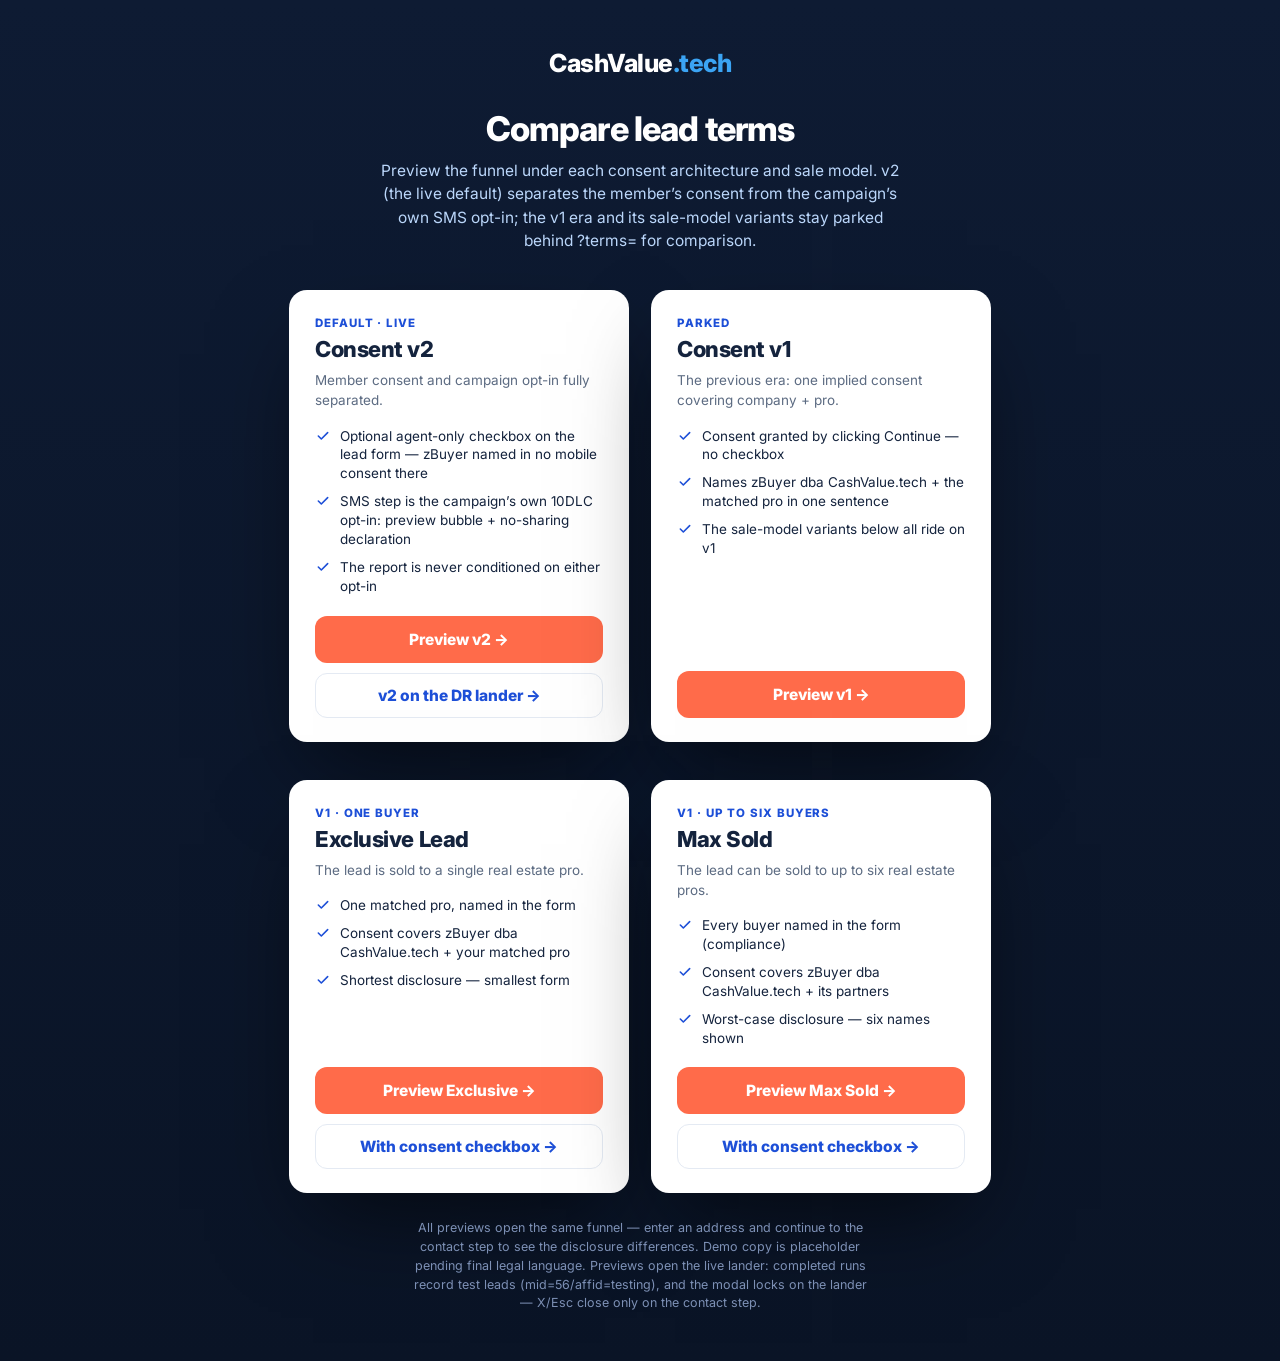
<file: compare.html>
<!doctype html>
<html lang="en">
<head>
<meta charset="utf-8">
<meta name="viewport" content="width=device-width,initial-scale=1">
<title>Compare lead terms — CashValue</title>
<link rel="icon" type="image/png" href="assets/favicon-z.png">
<meta name="robots" content="noindex">
<link rel="preconnect" href="https://fonts.googleapis.com">
<link href="https://fonts.googleapis.com/css2?family=Inter:wght@400;500;600;700;800;900&display=swap" rel="stylesheet">
<style>
  :root{
    --c1:#1D4FD7;--acc:#3BA4F4;--cta:#FF6B4A;--cta-d:#F0572F;
    --ink:#14233D;--muted:#5C6B82;--line:#E4EAF3;--soft:#F4F8FD;--tint:#E7EEFC;
  }
  *{margin:0;padding:0;box-sizing:border-box}
  body{font-family:'Inter',system-ui,sans-serif;color:#fff;background:
      linear-gradient(180deg,#0E1B33,#0A1426);min-height:100vh;
      display:flex;flex-direction:column;align-items:center;justify-content:center;
      padding:48px 22px;-webkit-font-smoothing:antialiased}
  a{text-decoration:none;color:inherit}
  .logo{font-size:25px;font-weight:800;letter-spacing:-.02em;color:#fff;margin-bottom:30px}
  .logo .tld{color:var(--acc)}
  h1{font-size:34px;font-weight:800;letter-spacing:-.025em;text-align:center}
  .sub{color:#BBD7FB;font-size:15.5px;margin-top:10px;text-align:center;max-width:520px;line-height:1.5}
  .cards{display:flex;gap:22px;margin-top:38px;flex-wrap:wrap;justify-content:center}
  .card{width:340px;background:#fff;color:var(--ink);border-radius:18px;padding:26px 26px 24px;display:flex;flex-direction:column;box-shadow:0 40px 90px -24px rgba(0,0,0,.6)}
  .card .kicker{font-size:11.5px;font-weight:800;letter-spacing:.08em;text-transform:uppercase;color:var(--c1)}
  .card h2{font-size:22px;font-weight:800;letter-spacing:-.02em;margin-top:6px}
  .card p{font-size:13.5px;color:var(--muted);line-height:1.5;margin-top:8px}
  .card ul{list-style:none;margin:16px 0 20px;display:flex;flex-direction:column;gap:9px}
  .card li{display:flex;gap:9px;font-size:13.5px;color:var(--ink);line-height:1.4}
  .card li svg{flex:none;width:16px;height:16px;margin-top:1px;color:var(--c1)}
  .card .go{margin-top:auto;display:block;text-align:center;background:var(--cta);color:#fff;font-weight:800;font-size:15.5px;padding:14px;border-radius:12px}
  .card .go:hover{background:var(--cta-d)}
  .card .go.alt{margin-top:10px;background:transparent;color:var(--c1);border:1.5px solid var(--line);padding:12px}
  .card .go.alt:hover{background:var(--tint)}
  .note{margin-top:26px;color:#7d90b5;font-size:12.5px;text-align:center;max-width:460px;line-height:1.5}
</style>
</head>
<body>
  <div class="logo">CashValue<span class="tld">.tech</span></div>
  <h1>Compare lead terms</h1>
  <p class="sub">Preview the funnel under each consent architecture and sale model. v2 (the live default) separates the member’s consent from the campaign’s own SMS opt-in; the v1 era and its sale-model variants stay parked behind ?terms= for comparison.</p>

  <div class="cards">
    <div class="card">
      <span class="kicker">Default &middot; live</span>
      <h2>Consent v2</h2>
      <p>Member consent and campaign opt-in fully separated.</p>
      <ul>
        <li><svg viewBox="0 0 24 24" fill="none"><path d="M5 12l4.5 4.5L19 7" stroke="currentColor" stroke-width="2.4" stroke-linecap="round" stroke-linejoin="round"/></svg>Optional agent-only checkbox on the lead form &mdash; zBuyer named in no mobile consent there</li>
        <li><svg viewBox="0 0 24 24" fill="none"><path d="M5 12l4.5 4.5L19 7" stroke="currentColor" stroke-width="2.4" stroke-linecap="round" stroke-linejoin="round"/></svg>SMS step is the campaign&rsquo;s own 10DLC opt-in: preview bubble + no-sharing declaration</li>
        <li><svg viewBox="0 0 24 24" fill="none"><path d="M5 12l4.5 4.5L19 7" stroke="currentColor" stroke-width="2.4" stroke-linecap="round" stroke-linejoin="round"/></svg>The report is never conditioned on either opt-in</li>
      </ul>
      <a class="go" href="index.html?mid=56&affid=testing">Preview v2 &rarr;</a>
      <a class="go alt" href="go.html?mid=56&affid=testing">v2 on the DR lander &rarr;</a>
    </div>

    <div class="card">
      <span class="kicker">Parked</span>
      <h2>Consent v1</h2>
      <p>The previous era: one implied consent covering company + pro.</p>
      <ul>
        <li><svg viewBox="0 0 24 24" fill="none"><path d="M5 12l4.5 4.5L19 7" stroke="currentColor" stroke-width="2.4" stroke-linecap="round" stroke-linejoin="round"/></svg>Consent granted by clicking Continue &mdash; no checkbox</li>
        <li><svg viewBox="0 0 24 24" fill="none"><path d="M5 12l4.5 4.5L19 7" stroke="currentColor" stroke-width="2.4" stroke-linecap="round" stroke-linejoin="round"/></svg>Names zBuyer dba CashValue.tech + the matched pro in one sentence</li>
        <li><svg viewBox="0 0 24 24" fill="none"><path d="M5 12l4.5 4.5L19 7" stroke="currentColor" stroke-width="2.4" stroke-linecap="round" stroke-linejoin="round"/></svg>The sale-model variants below all ride on v1</li>
      </ul>
      <a class="go" href="index.html?terms=v1&mid=56&affid=testing">Preview v1 &rarr;</a>
    </div>
  </div>

  <div class="cards">
    <div class="card">
      <span class="kicker">v1 &middot; One buyer</span>
      <h2>Exclusive Lead</h2>
      <p>The lead is sold to a single real estate pro.</p>
      <ul>
        <li><svg viewBox="0 0 24 24" fill="none"><path d="M5 12l4.5 4.5L19 7" stroke="currentColor" stroke-width="2.4" stroke-linecap="round" stroke-linejoin="round"/></svg>One matched pro, named in the form</li>
        <li><svg viewBox="0 0 24 24" fill="none"><path d="M5 12l4.5 4.5L19 7" stroke="currentColor" stroke-width="2.4" stroke-linecap="round" stroke-linejoin="round"/></svg>Consent covers zBuyer dba CashValue.tech + your matched pro</li>
        <li><svg viewBox="0 0 24 24" fill="none"><path d="M5 12l4.5 4.5L19 7" stroke="currentColor" stroke-width="2.4" stroke-linecap="round" stroke-linejoin="round"/></svg>Shortest disclosure — smallest form</li>
      </ul>
      <a class="go" href="index.html?terms=exclusive&mid=56&affid=testing">Preview Exclusive &rarr;</a>
      <a class="go alt" href="index.html?terms=inline&mid=56&affid=testing">With consent checkbox &rarr;</a>
    </div>

    <div class="card">
      <span class="kicker">v1 &middot; Up to six buyers</span>
      <h2>Max Sold</h2>
      <p>The lead can be sold to up to six real estate pros.</p>
      <ul>
        <li><svg viewBox="0 0 24 24" fill="none"><path d="M5 12l4.5 4.5L19 7" stroke="currentColor" stroke-width="2.4" stroke-linecap="round" stroke-linejoin="round"/></svg>Every buyer named in the form (compliance)</li>
        <li><svg viewBox="0 0 24 24" fill="none"><path d="M5 12l4.5 4.5L19 7" stroke="currentColor" stroke-width="2.4" stroke-linecap="round" stroke-linejoin="round"/></svg>Consent covers zBuyer dba CashValue.tech + its partners</li>
        <li><svg viewBox="0 0 24 24" fill="none"><path d="M5 12l4.5 4.5L19 7" stroke="currentColor" stroke-width="2.4" stroke-linecap="round" stroke-linejoin="round"/></svg>Worst-case disclosure — six names shown</li>
      </ul>
      <a class="go" href="index.html?terms=maxsold&mid=56&affid=testing">Preview Max Sold &rarr;</a>
      <a class="go alt" href="index.html?terms=inline-maxsold&mid=56&affid=testing">With consent checkbox &rarr;</a>
    </div>
  </div>

  <p class="note">All previews open the same funnel — enter an address and continue to the contact step to see the disclosure differences. Demo copy is placeholder pending final legal language. Previews open the live lander: completed runs record test leads (mid=56/affid=testing), and the modal locks on the lander &mdash; X/Esc close only on the contact step.</p>
</body>
</html>
</file>
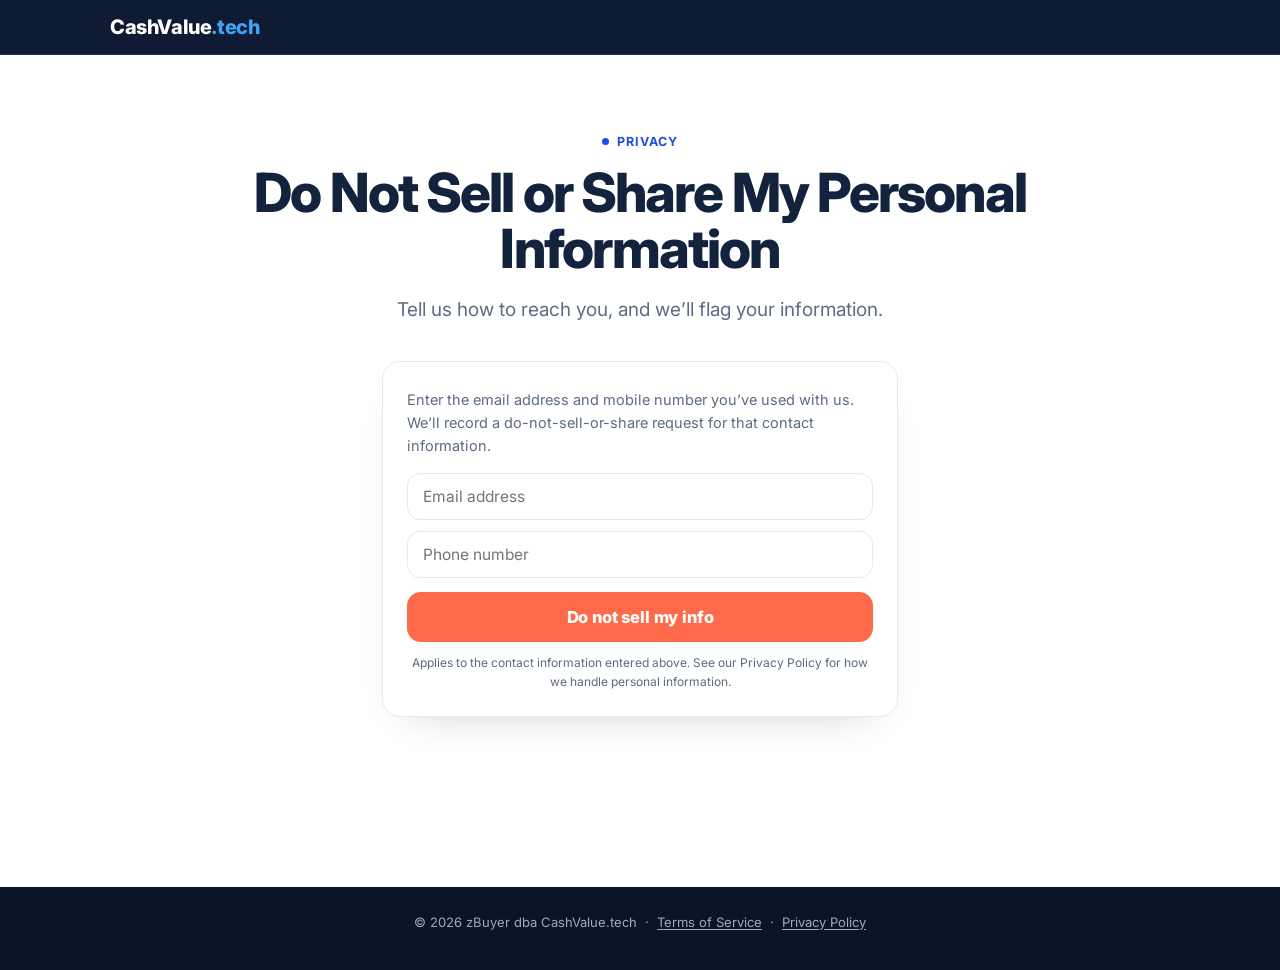
<file: do-not-sell.html>
<!DOCTYPE html>
<html lang="en">
<head>
<meta charset="UTF-8">
<meta name="viewport" content="width=device-width, initial-scale=1.0">
<meta name="robots" content="noindex">
<title>Do Not Sell or Share | CashValue</title>
<link rel="icon" type="image/png" href="assets/favicon-z.png">
<link rel="stylesheet" href="assets/pages.css">
<style>
  .dnswrap{max-width:560px;margin:0 auto;padding:0 22px 70px}
  .dnscard{background:var(--surface);border:1px solid var(--surface-bd);border-radius:18px;
           padding:26px 24px 24px;box-shadow:var(--shadow)}
  .dnscard p.lead{color:var(--muted);font-size:14.5px;line-height:1.6;margin-bottom:16px}
  .dnscard input{display:block;width:100%;border:1.5px solid var(--line);border-radius:13px;
                 padding:13px 15px;font:inherit;font-size:15.5px;color:var(--text);background:#fff;
                 margin-top:11px}
  .dnscard input:focus{outline:none;border-color:var(--accent)}
  .dnscard input.invalid{border-color:#D8442B;background:#FEF6F4}
  .dns-err{display:none;color:#D8442B;font-size:13px;font-weight:600;text-align:center;margin-top:10px}
  .dns-err.on{display:block}
  .dns-btn{display:block;width:100%;border:0;cursor:pointer;margin-top:14px;background:var(--cta-bg);
           color:var(--cta-text);font:inherit;font-size:16.5px;font-weight:800;border-radius:14px;
           padding:15px;letter-spacing:-.01em}
  .dns-btn:hover{filter:brightness(.96)}
  .dns-btn[disabled]{opacity:.6;cursor:default}
  .dns-note{color:var(--muted);font-size:12px;line-height:1.55;text-align:center;margin-top:12px}
  .dns-done{text-align:center;padding:26px 6px 14px;display:none}
  .dns-done.on{display:block}
  .dns-done .ok{width:56px;height:56px;border-radius:50%;background:var(--accent-soft);color:var(--accent);
                display:flex;align-items:center;justify-content:center;margin:0 auto 14px}
  .dns-done h2{font-size:20px;letter-spacing:-.01em}
  .dns-done p{color:var(--muted);font-size:14px;line-height:1.6;margin-top:8px}
  .dns-done a{color:var(--accent);font-weight:600}
  footer .fone{max-width:1140px;margin:0 auto;padding:0 40px;text-align:center;font-size:13px}
  footer .fone a{text-decoration:underline;text-underline-offset:2px}
</style>
</head>
<body class="t-blue">
<header class="topbar"><div class="bar"><a class="brand-wm" href="index.html">CashValue<span class="tld">.tech</span></a></div></header>

<section class="phero container">
  <div class="eyebrow"><span class="d"></span>Privacy</div>
  <h1>Do Not Sell or Share My Personal Information</h1>
  <p>Tell us how to reach you, and we&rsquo;ll flag your information.</p>
</section>

<section class="section" style="padding-top:6px">
  <div class="dnswrap">
    <div class="dnscard">
      <form id="dnsForm" novalidate>
        <p class="lead">Enter the email address and mobile number you&rsquo;ve used with us. We&rsquo;ll record a do-not-sell-or-share request for that contact information.</p>
        <input id="dnsEmail" type="email" placeholder="Email address" autocomplete="email">
        <input id="dnsPhone" type="tel" inputmode="tel" placeholder="Phone number" autocomplete="tel">
        <p class="dns-err" id="dnsErr"></p>
        <button type="submit" class="dns-btn" id="dnsGo">Do not sell my info</button>
        <p class="dns-note">Applies to the contact information entered above. See our <a href="privacy.html" target="_blank" rel="noopener">Privacy Policy</a> for how we handle personal information.</p>
      </form>
      <div class="dns-done" id="dnsDone">
        <div class="ok"><svg width="26" height="26" viewBox="0 0 24 24" fill="none"><path d="M4.5 12.5l5 5L19.5 7" stroke="currentColor" stroke-width="2.6" stroke-linecap="round" stroke-linejoin="round"/></svg></div>
        <h2>Request received</h2>
        <p>We&rsquo;ve flagged the contact information you provided as do&nbsp;not&nbsp;sell&nbsp;or&nbsp;share.</p>
        <p><a href="index.html">Back to CashValue.tech</a></p>
      </div>
    </div>
  </div>
</section>

<footer style="padding:26px 0 40px;margin-top:30px"><div class="fone">&copy; 2026 zBuyer dba CashValue.tech &nbsp;&middot;&nbsp; <a href="terms.html">Terms of Service</a> &nbsp;&middot;&nbsp; <a href="privacy.html">Privacy Policy</a></div></footer>

<script src="assets/pulse-config.js"></script>
<script src="assets/pulse-api.js"></script>
<script>
(function () {
  var form = document.getElementById("dnsForm");
  var emailEl = document.getElementById("dnsEmail");
  var phoneEl = document.getElementById("dnsPhone");
  var errEl = document.getElementById("dnsErr");
  var btn = document.getElementById("dnsGo");

  function formatPhone(v) {
    var d = v.replace(/\D/g, "").slice(0, 10);
    var a = d.slice(0, 3), b = d.slice(3, 6), c = d.slice(6, 10);
    if (d.length > 6) return "(" + a + ") " + b + "-" + c;
    if (d.length > 3) return "(" + a + ") " + b;
    if (d.length > 0) return "(" + a;
    return "";
  }
  phoneEl.addEventListener("input", function () {
    phoneEl.value = formatPhone(phoneEl.value);
    phoneEl.classList.remove("invalid");
    errEl.classList.remove("on");
  });
  emailEl.addEventListener("input", function () {
    emailEl.classList.remove("invalid");
    errEl.classList.remove("on");
  });

  form.addEventListener("submit", function (e) {
    e.preventDefault();
    var email = emailEl.value.trim();
    var digits = phoneEl.value.replace(/\D/g, "");
    var emailOk = /^[^@\s]+@[^@\s]+\.[^@\s]+$/.test(email);
    var phoneOk = digits.length === 10;

    emailEl.classList.remove("invalid");
    phoneEl.classList.remove("invalid");

    // At least one usable identifier; whatever is present must be valid.
    if ((!email && !digits) || (email && !emailOk) || (digits && !phoneOk)) {
      if (email && !emailOk) emailEl.classList.add("invalid");
      if (digits && !phoneOk) phoneEl.classList.add("invalid");
      if (!email && !digits) { emailEl.classList.add("invalid"); phoneEl.classList.add("invalid"); }
      errEl.textContent = "Please enter a valid email address or a 10-digit phone number.";
      errEl.classList.add("on");
      return;
    }

    // SaveLeadData per field: the identifiers, then the DNSell flag.
    var P = window.PulseAPI || null;
    if (P) {
      if (emailOk) P.save(P.F.email, email);
      if (phoneOk) P.save(P.F.phone, digits);
      P.save("DNSell", "1");
    }

    // Non-blocking by design (matches the funnel): confirm immediately.
    btn.disabled = true;
    form.style.display = "none";
    document.getElementById("dnsDone").classList.add("on");
  });
})();
</script>
</body>
</html>
</file>
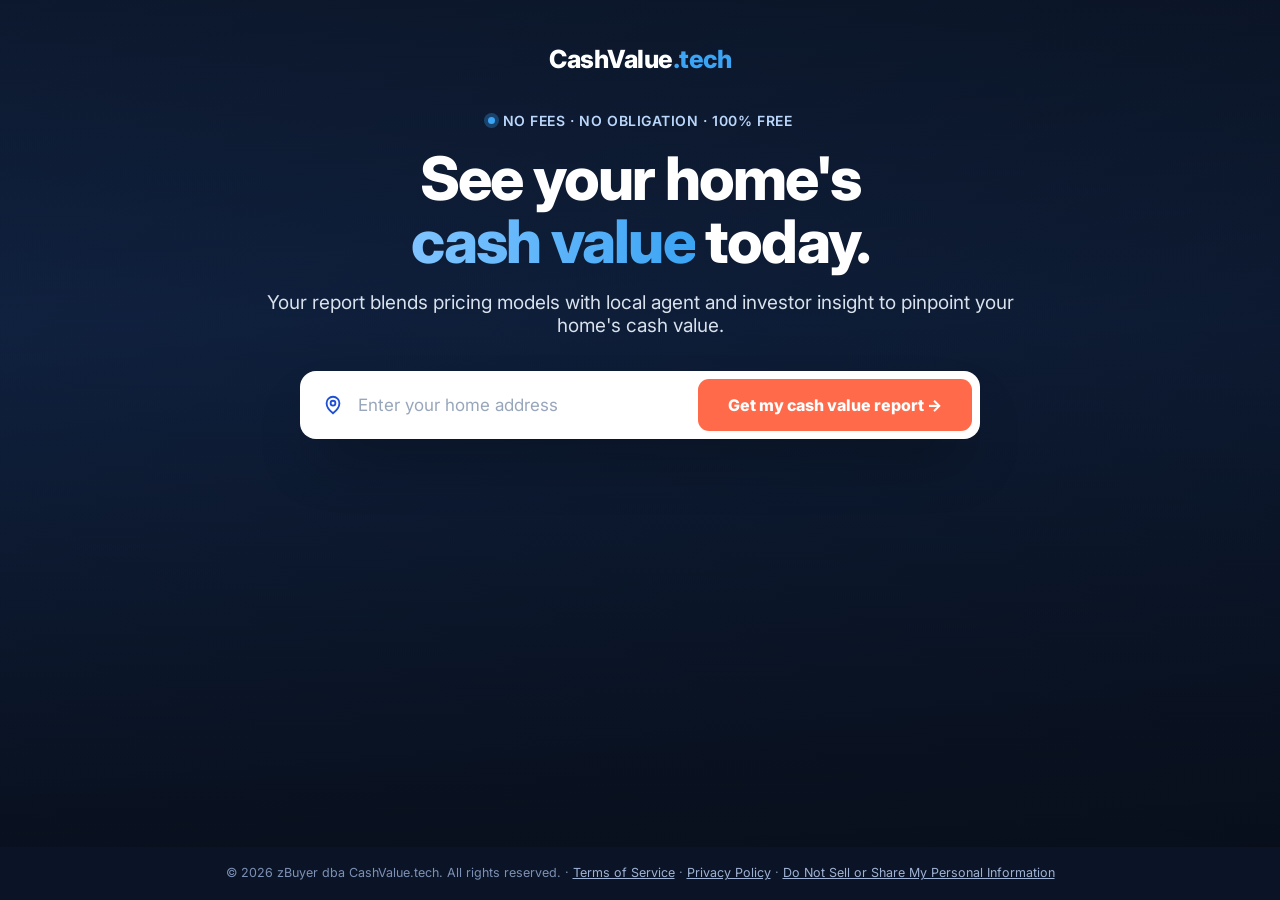
<file: go.html>
<!doctype html>
<html lang="en">
<head>
<meta charset="utf-8">
<meta name="viewport" content="width=device-width,initial-scale=1">
<title>Get Your Cash Value Report | CashValue</title>
<link rel="icon" type="image/png" href="assets/favicon-z.png">
<meta name="robots" content="noindex">
<meta name="theme-color" content="#0E1B33">
<link rel="preconnect" href="https://fonts.googleapis.com">
<link href="https://fonts.googleapis.com/css2?family=Inter:wght@400;500;600;700;800;900&display=swap" rel="stylesheet">
<style>
  :root{
    --c1:#1D4FD7;--c1d:#1640A8;--navy:#0E1B33;--navy-dd:#0A1426;
    --acc:#3BA4F4;--cta:#FF6B4A;--cta-d:#F0572F;
    --ink:#14233D;--muted:#5C6B82;--line:#E4EAF3;--soft:#F4F8FD;--bg:#FFFFFF;
    --tint:#E7EEFC;--tintink:#1D4FD7;
  }
  *{margin:0;padding:0;box-sizing:border-box}
  html{scroll-behavior:smooth}
  body{font-family:'Inter',system-ui,-apple-system,'Segoe UI',sans-serif;color:var(--ink);background:var(--navy-dd);-webkit-font-smoothing:antialiased;min-height:100vh;min-height:100dvh;display:flex;flex-direction:column}
  a{text-decoration:none;color:inherit}
  img{display:block}

  /* DR landing: content sits HIGH (no vertical centering) — the page is short,
     so the mobile focus-scroll can't create keyboard room; starting high leaves
     natural space below the search box for the Smarty suggestion list. */
  .hero{position:relative;flex:1;display:flex;align-items:flex-start;justify-content:center;text-align:center;min-height:640px}
  .hero .bgimg{position:absolute;inset:0;background:
      linear-gradient(180deg,rgba(10,18,33,.72),rgba(13,27,51,.45) 38%,rgba(8,14,26,.86)),
      url('https://images.unsplash.com/photo-1570129477492-45c003edd2be?auto=format&fit=crop&w=2000&q=80'),
      linear-gradient(135deg,#13294f,#0a1426);
      background-size:cover;background-position:center center}
  /* z-index above the footer's 5 — the Smarty dropdown lives in this
     stacking context and must paint over the footer on short pages */
  .hero-inner{position:relative;z-index:30;max-width:820px;padding:0 24px;margin-top:44px}
  .lp-logo{font-size:25px;font-weight:800;letter-spacing:-.02em;color:#fff;margin:0 auto 34px}
  .lp-logo .tld{color:var(--acc)}
  .eyebrow{display:inline-flex;align-items:center;gap:8px;color:#BBD7FB;font-weight:600;font-size:14px;letter-spacing:.04em;text-transform:uppercase;margin-bottom:18px}
  .eyebrow .dot{width:7px;height:7px;border-radius:50%;background:var(--acc);box-shadow:0 0 0 4px rgba(59,164,244,.3)}
  h1{color:#fff;font-size:60px;line-height:1.05;font-weight:800;letter-spacing:-.03em}
  h1 span{background:linear-gradient(110deg,transparent 38%,rgba(255,255,255,.88) 50%,transparent 62%),linear-gradient(90deg,#7FC4FF,#3BA4F4);background-size:250% 100%,100% 100%;background-position:130% 0,0 0;background-repeat:no-repeat;-webkit-background-clip:text;background-clip:text;color:transparent;animation:cvshine 4s ease-in-out infinite}@keyframes cvshine{0%{background-position:130% 0,0 0}32%,100%{background-position:-45% 0,0 0}}@media (prefers-reduced-motion:reduce){h1 span{animation:none;background-position:-45% 0,0 0}}
  .sub{color:#E4ECF6;font-size:19px;margin-top:18px;font-weight:400;opacity:.95}
  .search{position:relative;margin:34px auto 0;max-width:680px;background:#fff;border-radius:16px;padding:8px 8px 8px 22px;display:flex;align-items:center;gap:14px;box-shadow:0 30px 60px -20px rgba(0,0,0,.45)}
  .search input{flex:1;border:none;outline:none;font-size:17px;font-family:inherit;color:var(--ink);padding:16px 0}
  .search input::placeholder{color:#98A6BC}
  .search button{flex:none;background:var(--cta);color:#fff;border:none;font-family:inherit;font-weight:800;font-size:16px;padding:16px 30px;border-radius:11px;cursor:pointer}
  /* Post-selection address chip: street prominent, city/state/zip minimized
     (mirrors the suggestion-list layout). Click it to edit — the input
     returns with the full address text. */
  /* When the chip is shown, the box shrinks to fit it (address text +
     button) instead of holding the full 680px. fit-content + auto margins
     keep it centered; mobile keeps the stacked full-width layout. */
  .search.has-pick{width:-moz-fit-content;width:fit-content;min-width:430px}
  .search .picked{flex:1;min-width:0;text-align:left;cursor:text;padding:5px 26px 5px 0}
  .search .picked[hidden]{display:none}
  .search .picked .p-street{display:block;font-size:16.5px;font-weight:600;color:var(--ink);line-height:1.25;white-space:nowrap;overflow:hidden;text-overflow:ellipsis}
  .search .picked .p-sec{display:block;font-size:12.5px;color:var(--muted);margin-top:1px;line-height:1.2;white-space:nowrap;overflow:hidden;text-overflow:ellipsis}
  .search input.hidden-by-pick{display:none}
  /* ?zsv=1: Street View preview inside the search card, above the box —
     wide/short frame (640x200 + tight fov) so the CTA stays near the fold */
  /* flex-basis must be auto: a % basis overrides the width property, so the
     +14px bleed never applied and the frame sat 8px left / 22px right.
     width:0 + %-min-width keeps the photo out of the card's fit-content math
     (intrinsic sizing ignores % min-widths) — the chip + button alone set the
     chipped card's width and the photo just spans whatever that is; a fixed
     height (cover-cropped) shows more house without widening anything. */
  .search .sv-img{flex:0 0 auto;width:0;min-width:calc(100% + 14px);height:230px;margin-left:-14px;display:block;border-radius:12px;object-fit:cover;margin-bottom:8px}
  /* display:block above beats the browser's [hidden] rule — without this the
     photo never hides and its 100%-basis row shoves the input out of the card */
  .search .sv-img[hidden]{display:none}
  .search.has-sv{flex-wrap:wrap}
  /* pin + input + clear share one positioned wrapper so the X (and the pin on
     mobile) anchor to the input row, not the card — immune to the sv photo */
  /* basis auto (not 0): with the sv photo shown the box flex-wraps, and a
     0-basis wrap gets glued onto the photo's line at 0px instead of wrapping */
  .search .addr-wrap{flex:1 1 auto;min-width:0;position:relative;display:flex;align-items:center;gap:14px}
  .search .addr-wrap input{padding-right:36px}
  .search .addr-clear{position:absolute;right:4px;top:50%;transform:translateY(-50%);width:30px;height:30px;display:flex;align-items:center;justify-content:center;border:none;background:none;padding:0;border-radius:50%;cursor:pointer;color:#98A6BC}
  .search .addr-clear:hover{color:#5B6B82}
  .search .addr-clear[hidden]{display:none}
  .search .addr-clear svg{display:block}
  .ac-list{position:absolute;top:calc(100% + 10px);left:0;right:0;z-index:40;list-style:none;background:#fff;border:1px solid var(--line);border-radius:14px;box-shadow:0 26px 54px -18px rgba(0,0,0,.45);overflow:hidden;text-align:left}
  .ac-list[hidden]{display:none}
  .ac-list li{display:flex;flex-direction:column;gap:2px;padding:12px 20px;cursor:pointer}
  .ac-list li:not(:last-child){border-bottom:1px solid var(--soft)}
  .ac-list li.active,.ac-list li:hover{background:var(--tint)}
  .ac-list .ac-street{font-size:15.5px;font-weight:600;color:var(--ink)}
  .ac-list .ac-sec{font-size:13px;color:var(--muted)}

  .lfoot{position:relative;z-index:5;text-align:center;color:#7d90b5;font-size:12.5px;padding:18px 20px 20px;background:var(--navy-dd)}
  .lfoot a{color:#9fb2d4;text-decoration:underline}

  /* ---- lead modal (same system as the homepage) ---- */
  /* Legal rail. Desktop: a compact legal line rests at the fold's bottom
     edge — always visible + clickable, no scroll-down (the fold is exactly
     one viewport and .lm-below is hidden). Mobile: the card keeps its
     bottom-anchored feel and scrolling past it reveals .lm-below — the
     "Step x of 4" indicator in a soft container, then the legal links with
     room to breathe. Letter-of-the-law placement without parking "Do not
     sell" under the CTA in thumb territory. Wrappers are pointer-inert so
     click-off still reaches the backdrop. */
  .lead-modal{position:fixed;inset:0;z-index:200;display:block;overflow-y:auto;overscroll-behavior:contain;-webkit-overflow-scrolling:touch;scrollbar-width:none}
  .lead-modal::-webkit-scrollbar{display:none}
  .lead-modal[hidden]{display:none}
  .lm-backdrop{position:fixed;inset:0;background:rgba(8,14,26,.62);backdrop-filter:blur(4px)}
  .lm-fold{position:relative;min-height:100vh;min-height:100dvh;display:flex;align-items:center;justify-content:center;padding:20px 20px 56px;pointer-events:none}
  .lm-card{pointer-events:auto}
  /* One muted tone + one size for everything on the rail — links included —
     so nothing competes with the card. Underlines stay (findability). */
  .lm-peek{position:absolute;left:0;right:0;bottom:0;padding:15px 20px;text-align:center;font-size:12px;line-height:1.5;color:#8296B9;pointer-events:auto}
  .lm-peek a,.lm-legal a{color:inherit;font-weight:inherit;text-decoration:underline;text-underline-offset:2px;text-decoration-color:rgba(130,150,185,.6)}
  .lm-peek a:hover,.lm-legal a:hover{color:#AFC2E2}
  /* position:relative lifts the rail above the fixed backdrop (positioned
     elements paint over static content — the backdrop would cover it).
     display:none here — the reveal region is mobile-only (media query). */
  .lm-below{display:none;position:relative;min-height:46vh;flex-direction:column;align-items:center;text-align:center;padding:26px 16px 34px;pointer-events:none;color:#5D6F93;font-size:12px}
  .lm-progress{pointer-events:auto;display:flex;flex-direction:column;align-items:center;gap:11px;background:rgba(11,21,38,.5);border:1px solid rgba(93,111,147,.22);border-radius:14px;padding:14px 26px}
  .lm-prog-dots{display:flex;gap:7px}
  .lm-prog-dot{width:7px;height:7px;border-radius:50%;background:rgba(93,111,147,.32)}
  .lm-prog-dot.on{background:#5D6F93}
  /* Once revealed, the links read at full footer strength (#9FB2D4, the
     page-footer link tone) — only the peek/indicator stay whisper-quiet.
     Top-packed right under the step container (no auto-centering gap). */
  .lm-legal{pointer-events:auto;margin:24px 0 0;display:flex;flex-direction:column;align-items:center;gap:28px;padding:0 0 34px;color:#9FB2D4}
  .lm-legal a{text-decoration-color:rgba(159,178,212,.6)}
  .lm-card{position:relative;width:100%;max-width:440px;background:#fff;border-radius:20px;padding:30px 30px 24px;box-shadow:0 40px 90px -20px rgba(0,0,0,.55);animation:lmIn .22s ease}
  @keyframes lmIn{from{opacity:0;transform:translateY(12px) scale(.98)}to{opacity:1;transform:none}}
  @media (prefers-reduced-motion:reduce){.lm-card{animation:none}}
  .lm-card:focus{outline:none}
  .lm-x{position:absolute;top:13px;right:15px;border:none;background:none;font-size:26px;line-height:1;color:#9aa7bd;cursor:pointer}
  .lm-x[hidden]{display:none}
  .lm-card h3{font-size:23px;font-weight:800;color:var(--ink);margin-top:2px;letter-spacing:-.02em}
  .lm-sub{font-size:14.5px;color:var(--muted);margin-top:7px;line-height:1.45}
  .lm-screen[hidden]{display:none}
  .lm-form{margin-top:20px;display:flex;flex-direction:column;gap:12px}
  .lm-form input,.lm-final input{width:100%;font-family:inherit;font-size:16px;color:var(--ink);padding:14px 16px;border:1.5px solid var(--line);border-radius:12px;outline:none;background:#fff}
  .lm-form input:focus,.lm-final input:focus{border-color:var(--c1)}
  .lm-form input::placeholder,.lm-final input::placeholder{color:#98A6BC}
  .lm-form input.invalid,.lm-final input.invalid{border-color:#D8442B;background:#FEF6F4}
  .lm-intent{display:flex;flex-direction:column;gap:8px;background:var(--soft);border:1px solid var(--line);border-radius:12px;padding:11px 14px 13px}
  .lm-intent-label{font-size:14.5px;font-weight:800;color:var(--muted);letter-spacing:-.01em;text-align:center}
  .lm-chips{display:flex;gap:6px}
  .lm-chip{flex:1;font-family:inherit;font-size:14.5px;font-weight:600;color:var(--muted);background:#fff;border:1.5px solid var(--line);border-radius:999px;padding:9px 0;cursor:pointer;text-align:center}
  .lm-chip-no{flex:0 0 auto;padding:9px 11px;font-weight:500;color:#9ba8bb}
  .lm-chip.sel{background:var(--tint);border-color:var(--c1);color:var(--c1)}
  .lm-chips.invalid .lm-chip:not(.lm-chip-no){border-color:#D8442B;background:#FEF6F4}
  /* Tune-your-report step: divider between question rows + repairs wedge slider */
  .lm-divider{border-top:1px solid var(--line);margin:4px 0 2px}
  .lm-questions .lm-intent{margin-top:16px;text-align:left}
  .lm-slider{padding:0 6px}
  .lm-wedge{position:relative;height:52px;margin-top:2px;touch-action:none}
  /* Inset by half the 16px dial width: a range thumb's center only travels
     [8px, width-8px], so the wedge ends must match or the wedge reads as
     extending past the slider's maximum. */
  /* trapezoid, not triangle: a ~7px baseline at the left end so the dial
     visibly rests ON the chart at the default stop */
  .lm-wedge .wedge{position:absolute;left:8px;right:8px;bottom:10px;height:32px;clip-path:polygon(0 100%,0 78%,100% 0,100% 100%);background:linear-gradient(90deg,#E4EAF3 0%,#E4EAF3 100%);border-radius:2px}
  /* The native range input is invisible (it handles touch/drag/keys); the
     dial is our own element — iOS Safari ignores custom thumb geometry,
     which left the dial short of the wedge tip and sunk below its peak.
     left is computed in lead-modal.js so the dial center tracks exactly
     [8px, width-8px] — the wedge ends; taller than the wedge everywhere. */
  .lm-wedge input{-webkit-appearance:none;appearance:none;position:absolute;inset:0;width:100%;height:100%;margin:0;padding:0;background:transparent;border:none;border-radius:0;outline:none;opacity:0;cursor:pointer;pointer-events:none}
  .lm-dial{position:absolute;top:4px;left:0;width:16px;height:44px;border-radius:9px;background:var(--c1);border:3px solid #fff;box-shadow:0 3px 12px rgba(20,35,61,.4);pointer-events:none}
  .lm-wedge input:focus-visible ~ .lm-dial{box-shadow:0 0 0 5px rgba(29,79,215,.28),0 3px 12px rgba(20,35,61,.4)}
  .lm-axis{display:flex;justify-content:space-between;color:#9ba8bb;font-size:11px;margin-top:7px;padding:0 22px}
  .lm-slider-icons{display:flex;justify-content:center;align-items:center;gap:6px;margin-top:5px;min-height:20px;color:var(--c1)}
  /* the LEFT axis text is live: hammer-blue "none" at rest, then the
     current level's label; at max it hides and the right edge lights up
     (bold + color, so the highlight survives colorblindness) */
  .lm-axis .on{color:var(--c1);font-weight:700}
  .lm-slider-icons.zero{color:#9ba8bb}
  .lm-slider-icons.zero svg{animation:lmTwinkle 1.8s ease-in-out infinite}
  @keyframes lmTwinkle{0%,100%{transform:scale(1);opacity:1}50%{transform:scale(1.14) rotate(8deg);opacity:.82}}
  .lm-final h3,.lm-final .lm-sub{text-align:center}
  .lm-gfx{display:flex;justify-content:center;margin:16px 0 4px}
  .lm-final input{text-align:center;margin-top:14px}
  .lm-final .lm-q{font-size:16.5px}
  .lm-note{font-size:12.5px;font-style:italic;color:var(--muted);text-align:center;margin-top:6px;line-height:1.4}
  .lm-final .lm-cta{display:block;width:100%;margin-top:18px}
  .lm-final .lm-disclosure{margin-top:12px;text-align:left}
  /* prefilled + centered can read as a static chip — the pencil says
     "editable"; it bows out once the field is focused */
  .lm-phone-wrap{position:relative;margin-top:14px}
  .lm-phone-wrap input{margin-top:0}
  .lm-phone-edit{position:absolute;right:14px;top:50%;transform:translateY(-50%);color:#98A6BC;pointer-events:none}
  .lm-phone-wrap:focus-within .lm-phone-edit{display:none}
  .lm-final .lm-nothanks{display:block;margin:12px auto 0}
  .lm-final .lm-err{margin-top:8px}
  .lm-nothanks{border:none;background:none;color:var(--muted);font-family:inherit;font-size:14px;cursor:pointer;padding:4px;align-self:center;text-decoration:underline}
  .lm-err{color:#D8442B;font-size:13.5px;font-weight:600;text-align:center}
  /* Validation "pop": shake the chip row, bounce the message in. */
  @keyframes lmShake{0%,100%{transform:translateY(0)}18%{transform:translateY(-6px)}36%{transform:translateY(4px)}54%{transform:translateY(-4px)}72%{transform:translateY(2px)}90%{transform:translateY(-1px)}}
  .lm-chips.shake{animation:lmShake .4s ease}
  @keyframes lmErrIn{0%{opacity:0;transform:translateY(4px) scale(.96)}60%{transform:translateY(-1px) scale(1.03)}100%{opacity:1;transform:none}}
  .lm-err.pop{animation:lmErrIn .28s ease-out;font-weight:700}
  @media (prefers-reduced-motion:reduce){.lm-chips.shake,.lm-err.pop,.lm-disclosure.lm-inline.shake{animation:none}}
  /* SomethingSpecial step: free-text + tap-to-add suggestion chips */
  .lm-textarea{width:100%;font-family:inherit;font-size:16px;color:var(--ink);padding:13px 15px;border:1.5px solid var(--line);border-radius:12px;outline:none;background:#fff;resize:none;margin-top:14px;text-align:left;line-height:1.45}
  .lm-textarea:focus{border-color:var(--c1)}
  .lm-textarea::placeholder{color:#98A6BC}
  /* two fixed rows that flow into columns and scroll horizontally —
     20 suggestions at the same height as the old five; right-edge fade
     hints there's more to scroll */
  .sp-chips{display:flex;flex-direction:column;gap:7px;overflow-x:auto;overflow-y:hidden;margin-top:11px;text-align:left;scrollbar-width:none;-webkit-overflow-scrolling:touch;-webkit-mask-image:linear-gradient(90deg,#000 90%,transparent);mask-image:linear-gradient(90deg,#000 90%,transparent)}
  .sp-chips::-webkit-scrollbar{display:none}
  .sp-chips{cursor:grab;user-select:none;-webkit-user-select:none}
  .sp-chips.dragging{cursor:grabbing}
  .sp-chips.dragging .sp-chip{cursor:grabbing}
  .sp-row{display:flex;gap:7px;width:max-content;padding-right:26px}
  .sp-chip{white-space:nowrap}
  .sp-chip{font-family:inherit;font-size:13px;font-weight:600;color:var(--muted);background:var(--soft);border:1.5px solid var(--line);border-radius:999px;padding:7px 13px;cursor:pointer}
  .sp-chip.sel{background:var(--tint);border-color:var(--c1);color:var(--c1)}
  /* Z-beat interstitial: a one-shot of the logo dance (walk in, rigid
     spin, lock into the Z) shown between steps — a branded "aligning"
     beat. Not used before the report; that exit navigates directly. */
  .lm-zbeat{display:flex;flex-direction:column;align-items:center;padding:36px 0 28px}
  .lm-zbeat[hidden]{display:none}
  /* Finale (after the SMS step): the full cycle — in, hold, back out —
     via 2 alternate iterations; covers the FinalizeLead round-trip. */
  .lm-zbeat.run-full .zb-pair{animation:zbSpin 1.6s linear 2 alternate both}
  .lm-zbeat.run-full .zb-w{animation:zbWalkW 1.6s linear 2 alternate both}
  .lm-zbeat.run-full .zb-b{animation:zbWalkB 1.6s linear 2 alternate both}
  .zb-pair{transform-origin:100px 100px;transform:rotate(395deg)}
  .zb-w{transform:translate(99px,-180px)}
  .zb-b{transform:translate(-99px,180px)}
  .lm-zbeat.run .zb-pair{animation:zbSpin 1.5s linear forwards}
  .lm-zbeat.run .zb-w{animation:zbWalkW 1.5s linear forwards}
  .lm-zbeat.run .zb-b{animation:zbWalkB 1.5s linear forwards}
  @keyframes zbSpin{0%{transform:rotate(395deg)}25%{transform:rotate(395deg);animation-timing-function:cubic-bezier(.42,.05,.35,1)}92%,100%{transform:rotate(0deg)}}
  @keyframes zbWalkW{0%{transform:translate(99px,-180px);animation-timing-function:cubic-bezier(.2,.6,.3,1)}40%,100%{transform:translate(0,0)}}
  @keyframes zbWalkB{0%{transform:translate(-99px,180px);animation-timing-function:cubic-bezier(.2,.6,.3,1)}40%,100%{transform:translate(0,0)}}
  @media (prefers-reduced-motion:reduce){.zb-pair,.zb-w,.zb-b{transform:none!important;animation:none!important}}
  .lm-err[hidden]{display:none}
  .lm-disclosure{background:var(--soft);border:1px solid var(--line);border-radius:12px;padding:13px 15px;display:flex;flex-direction:column;gap:8px}
  .lm-matched{font-size:11px;line-height:1.5;color:#7d8ca4}
  .lm-matched b{color:var(--muted);font-weight:700}
  .lm-matched .lm-optin{display:flex;align-items:center;gap:7px;margin-top:5px;cursor:pointer}
  .lm-matched .lm-optin input{margin:0;accent-color:var(--c1)}
  .lm-consent{font-size:11px;line-height:1.5;color:#7d8ca4;margin:0}
  /* carrier boilerplate rides inside the contact paragraph in bold;
     recipient names read plain (unbolded 2026-07-27) */
  .lm-consent .lm-carrier{font-weight:700}
  .lm-matched .lm-names{font-weight:400;color:inherit}
  /* the agreement line lives OUTSIDE the box — centered between it and the CTA */
  .lm-agree{font-size:11.5px;line-height:1.5;color:#7d8ca4;text-align:center;margin:0}
  .lm-agree a{color:var(--c1);font-weight:600;text-decoration:underline}
  .lm-consent a{color:var(--c1);font-weight:600;text-decoration:underline}
  /* Inline-consent variant (?terms=inline / inline-maxsold): first-person
     terms with an oversized checkbox floated top-left — the text wraps
     around it. The whole box toggles the check (links exempt); checked
     darkens the box a touch; invalid gets the chip-row treatment. */
  .lm-disclosure.lm-inline{cursor:pointer;user-select:none;-webkit-user-select:none;transition:background .15s ease,border-color .15s ease;padding-top:11px}
  .lm-disclosure.lm-inline.checked{background:#EAF0F8;border-color:#D6DFEC}
  .lm-disclosure.lm-inline.invalid{border-color:#D8442B;background:#FEF6F4}
  .lm-disclosure.lm-inline.shake{animation:lmShake .4s ease}
  .lm-disclosure.lm-inline .lm-consent{line-height:1.35}
  /* Terms/Privacy repeat in the page footer — keep these findable
     (underline stays) but way quieter than the standard link blue. */
  .lm-disclosure.lm-inline .lm-consent a{color:#7d8ba1;font-weight:500}
  /* input.lm-check must out-rank the generic .lm-form input sizing */
  .lm-form input.lm-check{float:left;width:19px;height:19px;margin:3px 9px 2px 0;padding:0;border:none;border-radius:4px;background:none;accent-color:var(--c1);cursor:pointer}
/* ---- v2 consent architecture (default screens) ---- */
.lm-v2 .lm-v2-head{display:flex;align-items:center;justify-content:space-between;gap:8px;margin-bottom:2px}
.lm-v2 .lm-v2-q{font-size:13px;font-weight:700;color:var(--ink);text-align:left}
.lm-v2 .lm-v2-chip{flex:none;font-size:10px;font-weight:800;letter-spacing:.09em;color:#63718A;background:#fff;border:1px solid var(--line);border-radius:999px;padding:3px 9px;text-transform:uppercase}
.lm-v2 .lm-v2-row{display:block;cursor:pointer;user-select:none;-webkit-user-select:none}
.lm-v2 .lm-consent{display:block;line-height:1.4;text-align:left}
.lm-v2.checked{background:#EAF0F8;border-color:#D6DFEC}
  .lm-cta{margin-top:4px;background:var(--cta);color:#fff;border:none;font-family:inherit;font-weight:800;font-size:16.5px;padding:16px;border-radius:12px;cursor:pointer}
  .lm-cta:hover{background:var(--cta-d)}
  @media (max-width:560px){
    /* Mobile: no always-visible line (thumb territory stays clean) — the
       rail is the scroll-down reveal past the bottom-anchored card. */
    .lm-peek{display:none}
    .lm-below{display:flex}
    .lm-fold{padding:12px;align-items:flex-start}
    /* margin-top:auto bottom-anchors every step (thumb reach) but collapses
       to 0 when the card is taller than the viewport (top stays scrollable). */
    .lm-card{max-width:none;max-height:none;padding:18px 16px 16px;border-radius:18px;margin-top:auto}
    .lm-card h3{font-size:19px}
    .lm-sub{font-size:13.5px;margin-top:5px;line-height:1.4}
    .lm-form{margin-top:12px;gap:8px}
    .lm-form input,.lm-final input{padding:12px 14px}
    .lm-intent{padding:9px 10px 11px;gap:7px}
    .lm-chip{font-size:14px;padding:8px 0}
    .lm-chip-no{padding:8px 9px}
    .lm-disclosure{padding:10px 12px;gap:5px}
    .lm-matched,.lm-consent{font-size:10.5px;line-height:1.42}
    .lm-agree{font-size:11px}
    .lm-cta{padding:14px;font-size:16px}
    .lm-nothanks{padding:2px}
    .lm-gfx{margin:14px 0 2px}
  }
  @media (max-width:768px){
    .hero{min-height:560px}
    .hero-inner{margin-top:26px;padding:0 18px}
    .lp-logo{font-size:21px;margin-bottom:24px}
    h1{font-size:clamp(42px,11vw,50px)}
    .sub{font-size:16.5px;margin-top:14px}
    .search{flex-direction:column;align-items:stretch;gap:10px;padding:14px;border-radius:18px}
    .search .pin{display:block;position:absolute;top:50%;left:16px;transform:translateY(-50%);width:22px;height:22px;z-index:2}
    .search input{border:1.5px solid var(--line);border-radius:11px;background:var(--soft);padding:15px 16px 15px 48px;font-size:16px;text-align:left}
    .search .addr-wrap input{padding-right:44px}
    .search .addr-clear{right:10px}
    /* chip mirrors the input's mobile footprint (incl. room for the pin) */
    .search .picked{border:1.5px solid var(--line);border-radius:11px;background:var(--soft);padding:9px 16px 9px 48px}
    .search input::placeholder{color:#8597AE}
    .search button{width:100%;padding:16px;font-size:16px}
    .search.has-pick{width:auto;min-width:0}
    .search .sv-img{width:100%;min-width:0;margin-left:0;height:190px}
  }
</style>
</head>
<body data-dr>

  <header class="hero">
    <div class="bgimg"></div>
    <div class="hero-inner">
      <div class="lp-logo">CashValue<span class="tld">.tech</span></div>
      <div class="eyebrow"><span class="dot"></span>No fees · No obligation · 100% free</div>
      <h1>See your home's<br><span>cash value</span> today.</h1>
      <p class="sub">Your report blends pricing models with local agent and investor insight to pinpoint your home's cash value.</p>
      <form class="search" onsubmit="return false">
        <div class="addr-wrap">
          <svg class="pin" width="22" height="22" viewBox="0 0 24 24" fill="none"><path d="M12 21s7-5.6 7-11a7 7 0 1 0-14 0c0 5.4 7 11 7 11Z" stroke="#1D4FD7" stroke-width="2"/><circle cx="12" cy="10" r="2.6" stroke="#1D4FD7" stroke-width="2"/></svg>
          <input id="addr" placeholder="Enter your home address" autocomplete="off" role="combobox" aria-autocomplete="list" aria-expanded="false" aria-controls="addr-suggestions">
          <button type="button" class="addr-clear" id="addrClear" hidden aria-label="Clear address"><svg width="22" height="22" viewBox="0 0 24 24" fill="none"><circle cx="12" cy="12" r="9" stroke="currentColor" stroke-width="1.8"/><path d="M9.2 9.2l5.6 5.6M14.8 9.2l-5.6 5.6" stroke="currentColor" stroke-width="1.8" stroke-linecap="round"/></svg></button>
        </div>
        <button>Get my cash value report &rarr;</button>
        <ul id="addr-suggestions" class="ac-list" role="listbox" hidden></ul>
      </form>
    </div>
  </header>

  <footer class="lfoot">© 2026 zBuyer dba CashValue.tech. All rights reserved. · <a href="terms.html">Terms of Service</a> · <a href="privacy.html">Privacy Policy</a> · <a href="do-not-sell.html">Do Not Sell or Share My Personal Information</a></footer>

  <div class="lead-modal" id="leadModal" hidden>
    <div class="lm-backdrop"></div><!-- no data-close: clicking off must not dismiss -->
    <div class="lm-fold">
    <div class="lm-card" role="dialog" aria-modal="true" aria-labelledby="lm-title" tabindex="-1">
      <button class="lm-x" type="button" data-close aria-label="Close">&times;</button>

      <div class="lm-screen" data-screen="contact">
        <h3 id="lm-title">Request Cash Value Estimate</h3>
        <p class="lm-sub">We combine automated valuation models with local expert knowledge to estimate your home&rsquo;s cash value.</p>
        <!-- TrustedForm tagged consent: the form is the OFFER; inputs, the
             consent language, waiver spans, advertiser names, and the submit
             button carry data-tf-element-role tags so the cert certifies
             exactly what was shown and agreed to. -->
        <form class="lm-form" id="leadForm" novalidate data-tf-element-role="offer">
          <input name="name" type="text" placeholder="Full name" autocomplete="name" data-tf-element-role="consent-grantor-name">
          <input name="phone" id="leadPhone" type="tel" inputmode="tel" placeholder="Phone number" autocomplete="tel" data-tf-element-role="consent-grantor-phone">
          <input name="email" type="email" placeholder="Email address" autocomplete="email" data-tf-element-role="consent-grantor-email">
          <p class="lm-err" id="leadErr" hidden></p>
          <div class="lm-disclosure lm-v2" id="v2Consent" data-tf-element-role="consent-language">
            <!-- v2 consent architecture: the member's (agent's) consent is an
                 OPTIONAL checkbox naming only the agent — zBuyer appears in no
                 mobile consent on this screen. The campaign's own opt-in lives
                 on the SMS step. Placeholder copy pending final legal. -->
            <p class="lm-matched" hidden><b>Matched real estate pro:</b> <b class="lm-names">Jason Dalbey (BHHS The Preferred Realty)</b></p>
            <div class="lm-v2-head">
              <span class="lm-v2-q">Want a local expert to walk you through your numbers?</span>
              <span class="lm-v2-chip">Optional</span>
            </div>
            <label class="lm-v2-row">
              <input type="checkbox" class="lm-check" id="expertOpt" data-tf-element-role="consent-opt-in" aria-label="I agree that the matched local expert may contact me as described">
              <span class="lm-consent">I agree that <span data-tf-element-role="consent-advertiser-name" id="consAdvertiser"><b class="lm-cons-pros">Jason Dalbey (BHHS The Preferred Realty)</b></span>, <span class="lm-v2-role">an independent licensed agent</span>, may contact me about my property by <span data-tf-element-role="contact-method">calls, texts, and email</span> at the contact info above &mdash; including marketing messages, and <span data-tf-element-role="consent-grantor-waived-regulated-technologies">calls or texts made with an autodialer or an artificial, prerecorded, or AI-generated voice</span> &mdash; <span data-tf-element-role="consent-grantor-waived-dnc">even if my number is on a Do Not Call registry</span>. This is my express written consent, and it is <b><span data-tf-element-role="consent-grantor-waived-purchase-condition">not a condition of receiving my report</span></b>. <span class="lm-carrier">Msg frequency varies. Msg &amp; data rates may apply. Reply STOP to any text to opt out.</span></span>
            </label>
          </div>
          <p class="lm-agree" data-tf-element-role="consent-language">By clicking Continue, you agree to zBuyer dba CashValue.tech&rsquo;s <a href="terms.html" target="_blank" rel="noopener">Terms of Service</a> and <a href="privacy.html" target="_blank" rel="noopener">Privacy Policy</a>.</p>
          <button type="submit" class="lm-cta" data-tf-element-role="submit">Continue &rarr;</button>
        </form>
      </div>

      <div class="lm-screen lm-final lm-questions" data-screen="questions" hidden>
        <h3>Tune your cash value</h3>
        <p class="lm-sub">Your answers shape what your report highlights.</p>
        <div class="lm-intent">
          <span class="lm-intent-label" id="intentLabel">Open to selling?</span>
          <div class="lm-chips" id="intentChips" role="radiogroup" aria-labelledby="intentLabel">
            <button type="button" class="lm-chip" role="radio" aria-checked="false" data-val="now">Now</button>
            <button type="button" class="lm-chip" role="radio" aria-checked="false" data-val="soon">Soon</button>
            <button type="button" class="lm-chip" role="radio" aria-checked="false" data-val="eventually">Eventually</button>
            <button type="button" class="lm-chip lm-chip-no" role="radio" aria-checked="false" data-val="no">No</button>
          </div>
          <div class="lm-divider"></div>
          <span class="lm-intent-label" id="focusLabel">What should your report focus on?</span>
          <div class="lm-chips" id="focusChips" role="radiogroup" aria-labelledby="focusLabel">
            <button type="button" class="lm-chip" role="radio" aria-checked="false">Fast cash</button>
            <button type="button" class="lm-chip sel" role="radio" aria-checked="true">Both</button>
            <button type="button" class="lm-chip" role="radio" aria-checked="false">Top price</button>
          </div>
          <div class="lm-divider"></div>
          <span class="lm-intent-label">Any repairs needed?</span>
          <div class="lm-slider">
            <div class="lm-wedge">
              <div class="wedge" id="repairsWedge"></div>
              <input type="range" id="repairsSlider" min="0" max="20" step="1" value="0" aria-label="How many repairs does the home need?">
              <div class="lm-dial" id="repairsDial"></div>
            </div>
            <div class="lm-axis"><span class="on" id="repairsLo">none</span><span id="repairsHi">a full remodel</span></div>
            <div class="lm-slider-icons zero" id="repairsVal"><svg viewBox="0 0 24 24" width="22" height="22" aria-hidden="true"><path fill="#F5A623" d="M12 2.5l2.2 6.7L21 11.4l-6.8 2.2L12 20.3l-2.2-6.7L3 11.4l6.8-2.2z"/><path fill="#FFC957" d="M19.2 2l.8 2.3 2.3.8-2.3.8-.8 2.3-.8-2.3-2.3-.8 2.3-.8z"/><path fill="#FFD98A" d="M5.6 16.8l.6 1.7 1.7.6-1.7.6-.6 1.7-.6-1.7-1.7-.6 1.7-.6z"/></svg></div>
          </div>
        </div>
        <p class="lm-err" id="qErr" hidden></p>
        <button type="button" class="lm-cta" id="qContinue">Continue &rarr;</button>
      </div>

      <div class="lm-screen lm-zbeat" data-screen="zbeat" hidden>
        <svg viewBox="0 0 200 200" width="150" height="150" aria-hidden="true">
          <defs>
            <radialGradient id="zbStage" cx="50%" cy="44%" r="68%">
              <stop offset="0%" stop-color="#172A4E"/><stop offset="100%" stop-color="#0E1B33"/>
            </radialGradient>
            <clipPath id="zbClip"><circle cx="100" cy="100" r="96"/></clipPath>
          </defs>
          <circle cx="100" cy="100" r="96" fill="url(#zbStage)"/>
          <g clip-path="url(#zbClip)">
            <g class="zb-pair">
              <g class="zb-piece zb-w"><polygon fill="#FFFFFF" points="40,42 128,42 64,158 39,158 95,68 40,68"/></g>
              <g class="zb-piece zb-b"><polygon fill="#3BA4F4" points="160,158 72,158 136,42 161,42 105,132 160,132"/></g>
            </g>
          </g>
        </svg>
      </div>

      <!-- second TrustedForm OFFER: the SMS opt-in is its own consent moment -->
      <div class="lm-screen lm-final" data-screen="textreport" hidden data-tf-element-role="offer">
        <h3>Get your report by text</h3>
        <p class="lm-sub lm-q">We&rsquo;ll text you your report link. Questions? Just reply &mdash; our AI assistant answers.</p>
        <div class="lm-phone-wrap">
          <input id="textPhone" type="tel" inputmode="tel" placeholder="Phone number" autocomplete="tel" aria-label="Mobile number" data-tf-element-role="consent-grantor-phone">
          <svg class="lm-phone-edit" width="15" height="15" viewBox="0 0 24 24" fill="none" aria-hidden="true"><path d="M4 20h4L18.5 9.5a2.1 2.1 0 0 0-3-3L5 17v3z" stroke="currentColor" stroke-width="2" stroke-linejoin="round"/><path d="M13.5 6.5l3 3" stroke="currentColor" stroke-width="2"/></svg>
        </div>
        <p class="lm-err" id="textErr" hidden></p>
        <div class="lm-disclosure" data-tf-element-role="consent-language">
          <p class="lm-consent">By tapping &ldquo;Text my Report,&rdquo; you agree to receive <span data-tf-element-role="contact-method">automated texts</span> from <span data-tf-element-role="consent-advertiser-name">zBuyer dba CashValue.tech</span> at the number above: your report link, replies from our AI assistant when you message it, and occasional marketing texts, some of which may be AI-generated. Msg frequency varies. Msg &amp; data rates may apply. Reply HELP for help or STOP to cancel. <b>Your mobile number and opt-in data are never sold or shared with third parties or affiliates for marketing.</b> <a href="terms.html" target="_blank" rel="noopener">Terms</a> &middot; <a href="privacy.html" target="_blank" rel="noopener">Privacy Policy</a></p>
        </div>
        <button type="button" class="lm-cta" id="textReport" data-tf-element-role="submit">Text my Report &rarr;</button>
        <button type="button" class="lm-nothanks" id="noText">No thanks &mdash; I&rsquo;ll view it online</button>
      </div>

      <div class="lm-screen lm-final" data-screen="allset" hidden>
        <h3>You&rsquo;re all set!</h3>
        <div class="lm-gfx">
          <svg width="170" height="118" viewBox="0 0 170 118" fill="none" aria-hidden="true">
            <circle cx="85" cy="59" r="46" fill="#E7EEFC"/>
            <!-- fingers wrapping the phone's left edge from behind -->
            <rect x="60" y="41" width="13" height="9" rx="4.5" fill="#F0BE96"/>
            <rect x="60" y="52" width="13" height="9" rx="4.5" fill="#F0BE96"/>
            <rect x="60" y="63" width="13" height="9" rx="4.5" fill="#F0BE96"/>
            <!-- palm/wrist cradling the bottom -->
            <path d="M79 74h23c3.5 0 6 2.5 6 6v6c0 5-4 9-9 9h-13c-4 0-7-3-7-7V74z" fill="#F5C9A2"/>
            <!-- phone -->
            <rect x="68" y="22" width="36" height="62" rx="7" fill="#14233D"/>
            <rect x="72" y="28" width="28" height="46" rx="3" fill="#FFFFFF"/>
            <circle cx="86" cy="42" r="7.5" fill="#3BA4F4"/>
            <path d="M82.8 42l2.5 2.5 4.2-4.6" stroke="#fff" stroke-width="2.2" stroke-linecap="round" stroke-linejoin="round"/>
            <rect x="77" y="55" width="18" height="3" rx="1.5" fill="#D9E4F5"/>
            <rect x="77" y="62" width="12" height="3" rx="1.5" fill="#D9E4F5"/>
            <!-- thumb resting over the front corner -->
            <path d="M101 63c4.5 1 7.5 5 6.5 9.5-.8 3.8-4.5 6.3-8.5 5.4l-6-1.4c-3-1-5-4-4-7s4-5 7-4.5z" fill="#F5C9A2"/>
            <!-- sparkles: same family as the old checkmark graphic -->
            <path d="M27 34v12M21 40h12" stroke="#3BA4F4" stroke-width="2.4" stroke-linecap="round"/>
            <path d="M142 22v9M137.5 26.5h9" stroke="#3BA4F4" stroke-width="2.2" stroke-linecap="round"/>
            <path d="M150 78v10M145 83h10" stroke="#C7DFFB" stroke-width="2.4" stroke-linecap="round"/>
            <circle cx="38" cy="86" r="3.4" fill="#CDE3FB"/>
            <circle cx="132" cy="52" r="2.6" fill="#CDE3FB"/>
            <circle cx="52" cy="18" r="2.8" fill="#C7DFFB"/>
          </svg>
        </div>
        <p class="lm-sub lm-q">A local CashValue expert will be in touch shortly to discuss your cash value and your best selling options.</p>
        <button type="button" class="lm-cta" id="toSms">View my Report &rarr;</button>
        <button type="button" class="lm-nothanks" id="noContact">Do not contact me</button>
      </div>

      <div class="lm-screen lm-final" data-screen="special" hidden>
        <h3>Anything else we should know?</h3>
        <p class="lm-sub lm-q">Upgrades or features that could affect your value &mdash; totally optional.</p>
        <textarea id="specialText" class="lm-textarea" rows="3" placeholder="Type anything worth factoring in&hellip;"></textarea>
        <div class="sp-chips" id="specialChips" aria-label="Common features">
          <div class="sp-row"><button type="button" class="sp-chip">Solar panels</button><button type="button" class="sp-chip">New roof</button><button type="button" class="sp-chip">Finished basement</button><button type="button" class="sp-chip">Hardwood floors</button><button type="button" class="sp-chip">Large lot</button><button type="button" class="sp-chip">Mother-in-law suite</button><button type="button" class="sp-chip">New windows</button><button type="button" class="sp-chip">RV parking</button><button type="button" class="sp-chip">Smart home</button><button type="button" class="sp-chip">Sprinkler system</button></div>
          <div class="sp-row"><button type="button" class="sp-chip">Pool</button><button type="button" class="sp-chip">Remodeled kitchen</button><button type="button" class="sp-chip">New HVAC</button><button type="button" class="sp-chip">Updated bathrooms</button><button type="button" class="sp-chip">Garage workshop</button><button type="button" class="sp-chip">Fenced yard</button><button type="button" class="sp-chip">Corner lot</button><button type="button" class="sp-chip">Deck / patio</button><button type="button" class="sp-chip">Fireplace</button><button type="button" class="sp-chip">Storm shelter</button></div>
        </div>
        <button type="button" class="lm-cta" id="viewReport">Continue &rarr;</button>
      </div>
    </div>
    <p class="lm-peek">&copy; 2026 zBuyer dba CashValue.tech &middot; <a href="terms.html" target="_blank" rel="noopener">Terms</a> &middot; <a href="privacy.html" target="_blank" rel="noopener">Privacy</a> &middot; <a href="do-not-sell.html" target="_blank" rel="noopener">Do Not Sell or Share My Personal Information</a></p>
    </div>
    <div class="lm-below">
      <div class="lm-progress">
        <span class="lm-prog-dots" aria-hidden="true"><span class="lm-prog-dot on"></span><span class="lm-prog-dot"></span><span class="lm-prog-dot"></span><span class="lm-prog-dot"></span><span class="lm-prog-dot"></span></span>
        <span class="lm-prog-text">Step 1 of 5</span>
      </div>
      <div class="lm-legal" role="navigation" aria-label="Legal">
        <a href="terms.html" target="_blank" rel="noopener">Terms of Service</a>
        <a href="privacy.html" target="_blank" rel="noopener">Privacy Policy</a>
        <a href="do-not-sell.html" target="_blank" rel="noopener">Do Not Sell or Share My Personal Information</a>
        <span>&copy; 2026 zBuyer dba CashValue.tech. All rights reserved.</span>
      </div>
    </div>
  </div>

  <!-- TrustedForm: certifies the consent capture; injects a hidden
       xxTrustedFormCertUrl input into the lead form, which is saved to the
       lead as trustedform.com_CertURL on contact-form submit. -->
  <script>
  (function () {
    var tf = document.createElement("script");
    tf.type = "text/javascript"; tf.async = true;
    tf.src = "https://api.trustedform.com/trustedform.js?field=xxTrustedFormCertUrl&use_tagged_consent=true&l=" +
      new Date().getTime() + Math.random();
    var s = document.getElementsByTagName("script")[0];
    s.parentNode.insertBefore(tf, s);
  })();
  </script>
  <noscript><img src="https://api.trustedform.com/ns.gif"></noscript>
  <script src="assets/pulse-config.js"></script>
  <script src="assets/pulse-api.js"></script>
  <script src="assets/smarty-config.js"></script>
  <script src="assets/google-config.js"></script>
  <script src="assets/address-autocomplete.js"></script>
  <script src="assets/lead-modal.js"></script>
  <!-- Street View hero background — off for now; uncomment to re-enable.
  <script src="assets/streetview-config.js"></script>
  <script src="assets/streetview-bg.js"></script>
  -->
</body>
</html>
</file>
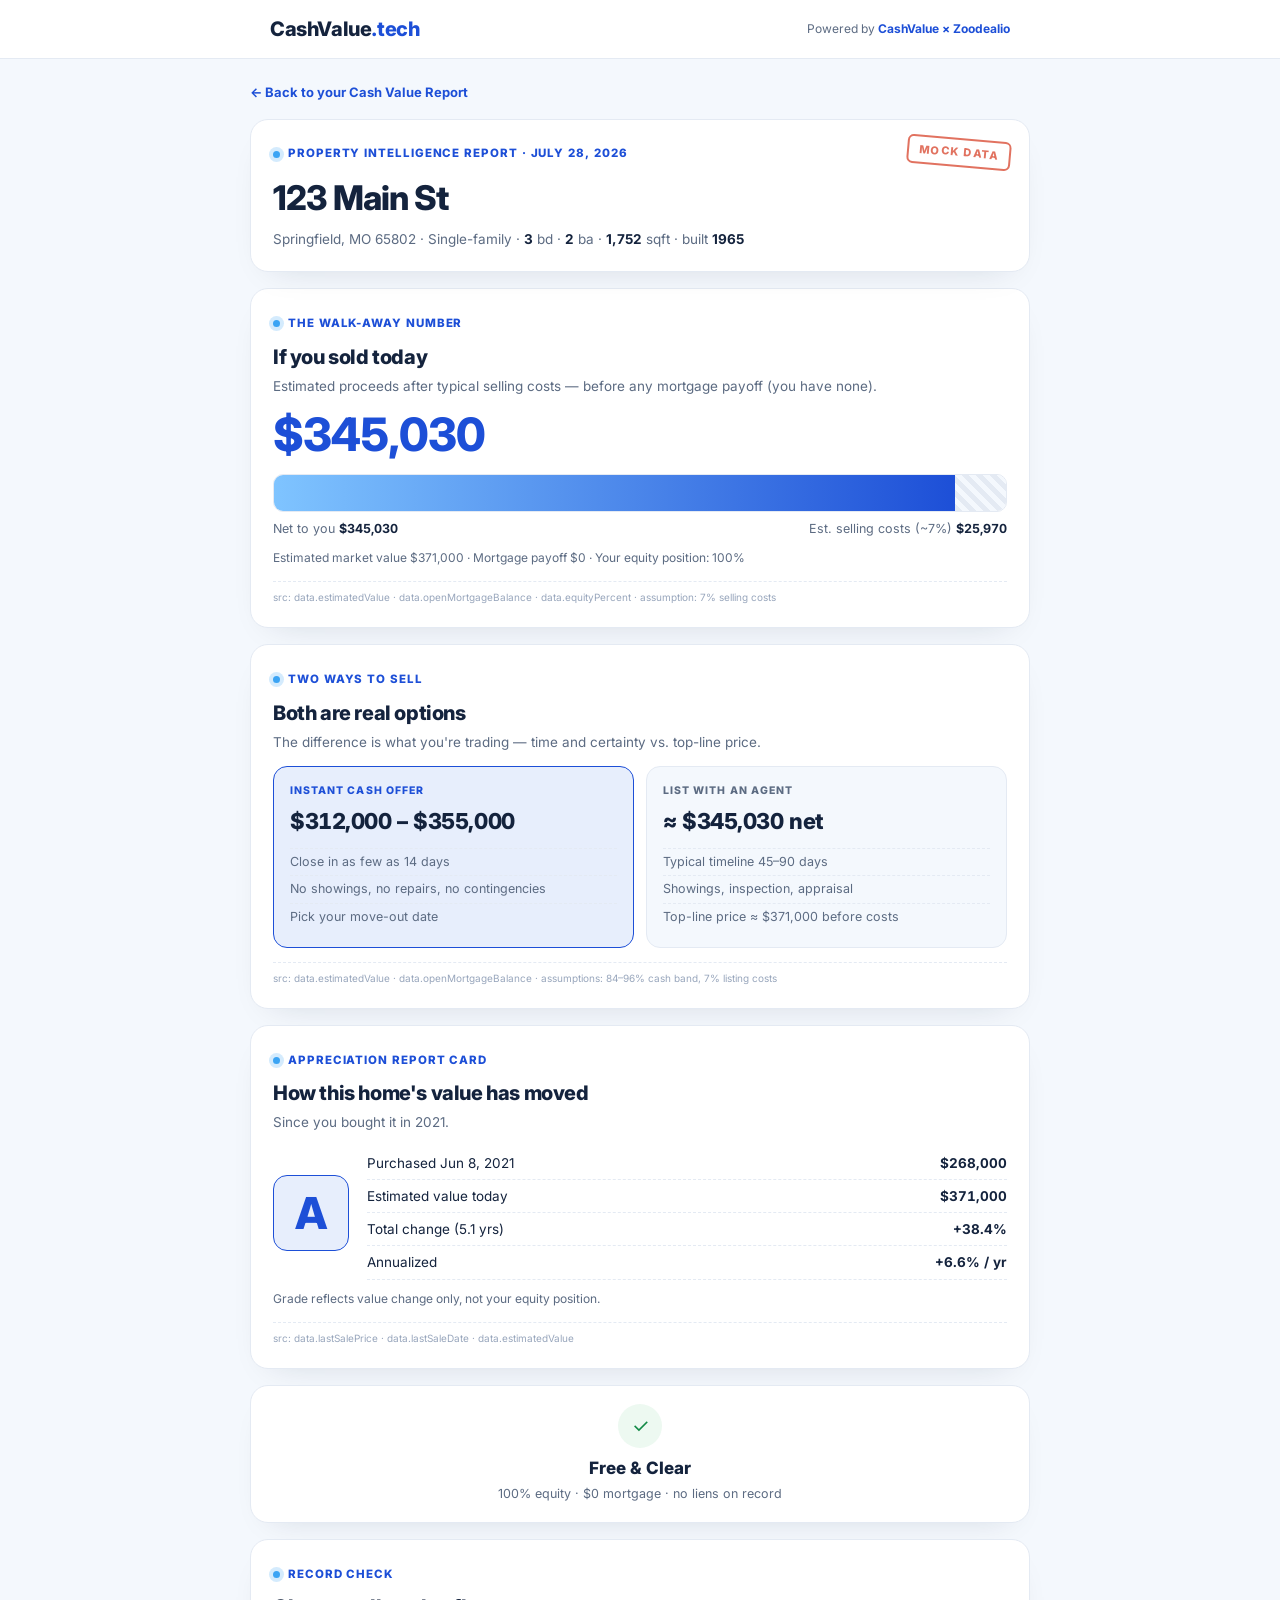
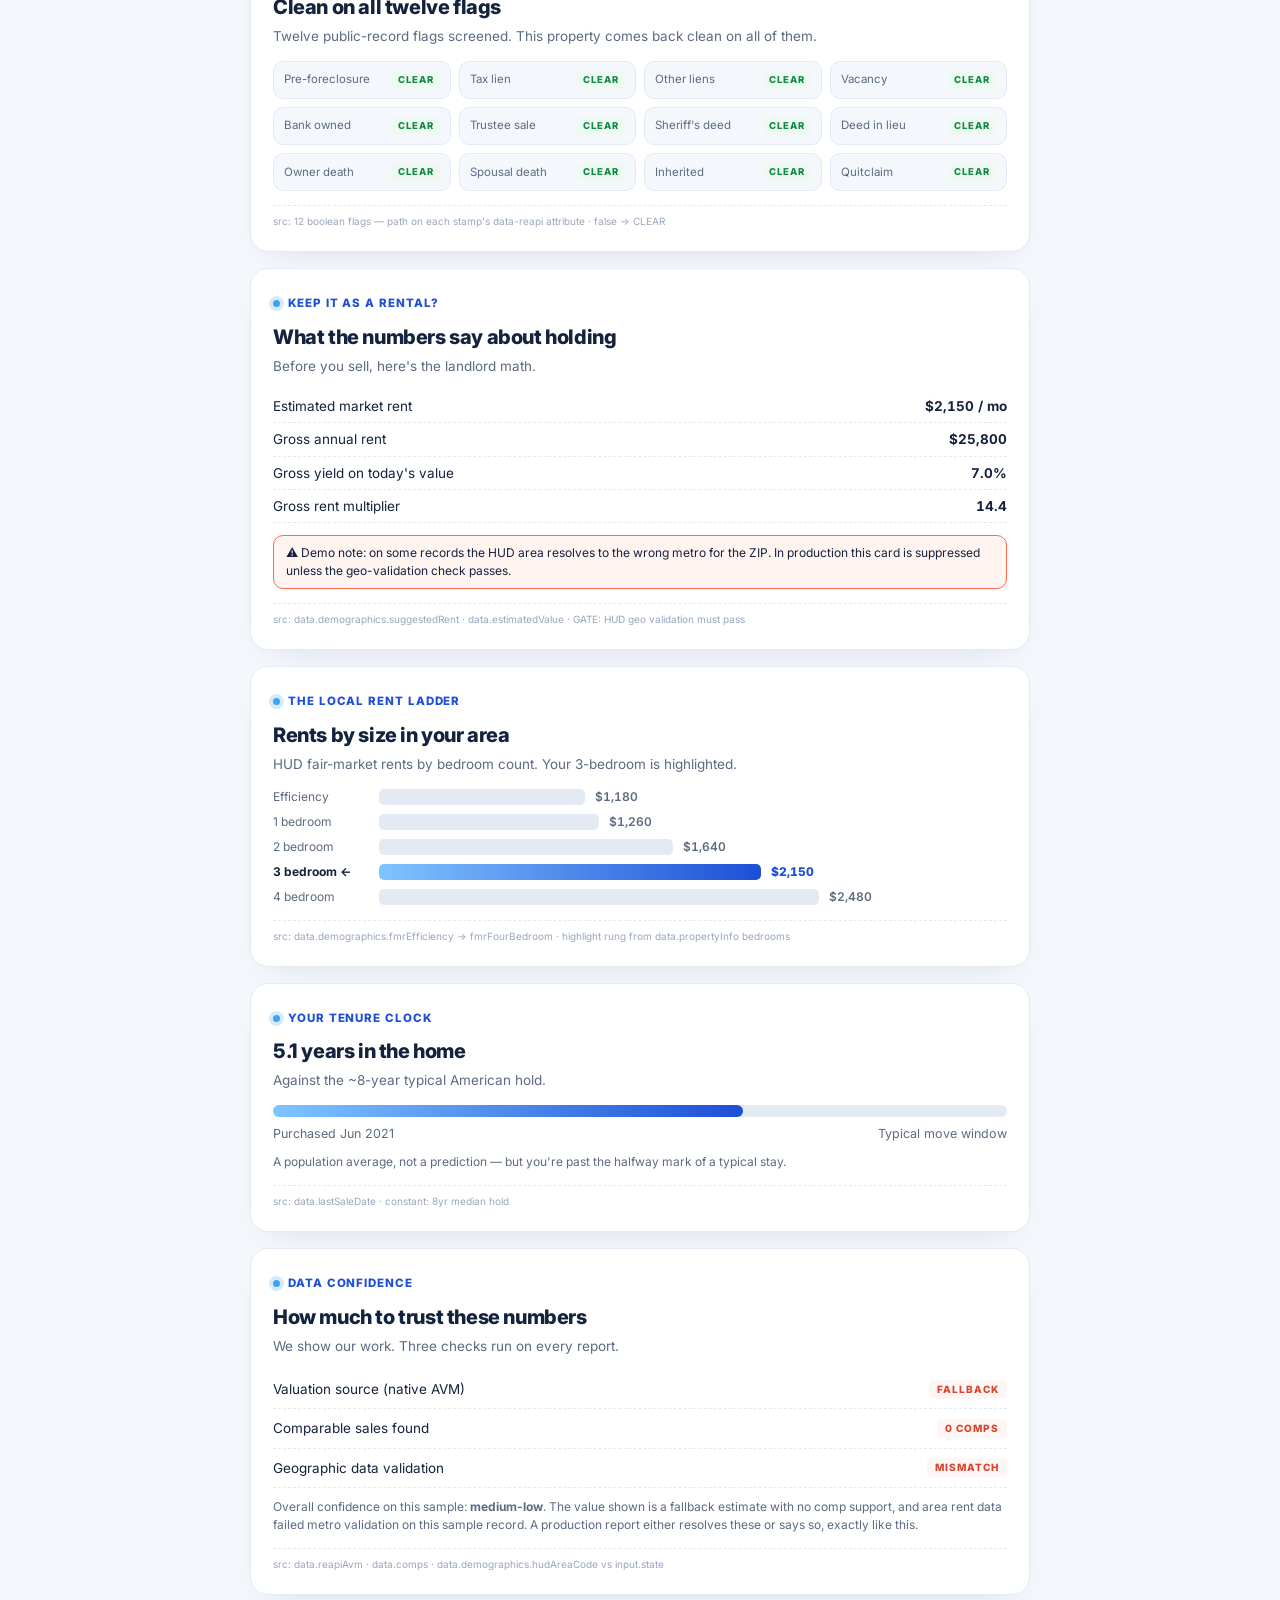
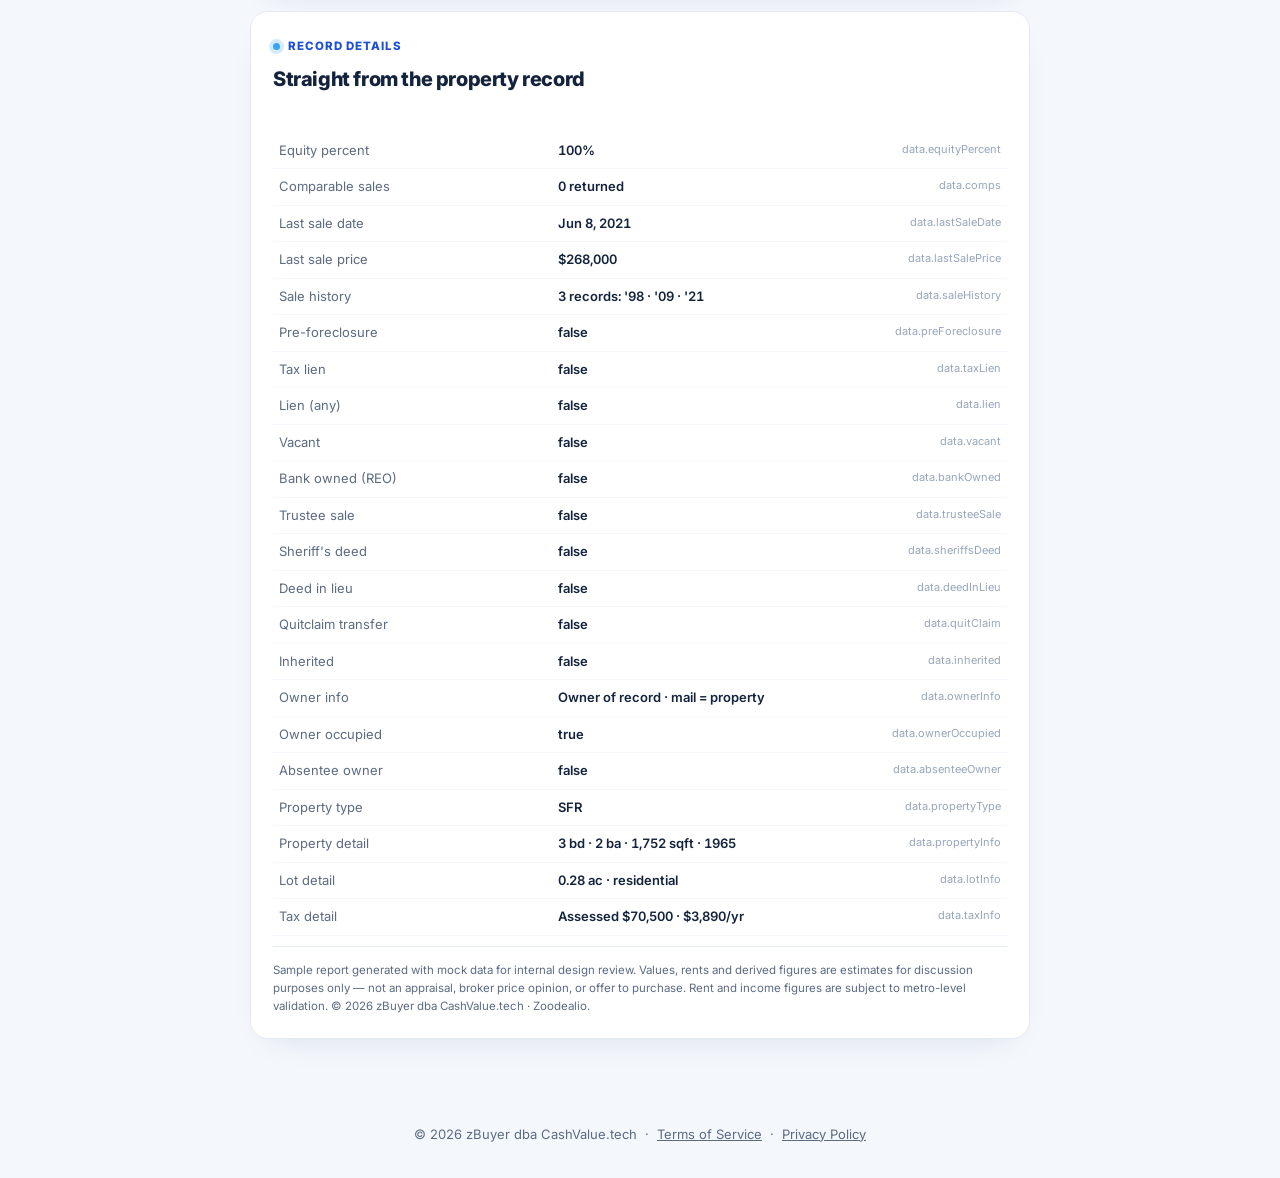
<file: intel.html>
<!DOCTYPE html>
<html lang="en">
<head>
<meta charset="UTF-8">
<meta name="viewport" content="width=device-width, initial-scale=1.0">
<title>Property Intelligence Report — CashValue</title>
<meta name="robots" content="noindex">
<link rel="icon" type="image/png" href="assets/favicon-z.png">
<link rel="preconnect" href="https://fonts.googleapis.com">
<link href="https://fonts.googleapis.com/css2?family=Inter:wght@400;500;600;700;800;900&display=swap" rel="stylesheet">
<style>
  /* Property Intelligence Report — classic-blue reskin of the Topeka Pass
   * design mockup (originally Newsreader/IBM Plex on paper + money green).
   * MOCK DATA matched to report.html's demo property:
   * 123 Main St, Springfield MO — est. value $371,000, cash band
   * $312,000-$355,000 (the funnel anchors), purchased Jun 2021 $268,000.
   * The REAPI field mapping survives the reskin: every record value keeps
   * its data-reapi/data-reapi-derived attributes, each card its visible
   * .srcline, and the machine-readable spec sits in the JSON block
   * (#reapi-field-map) at the end of <body>. */
  :root{
    --c1:#1D4FD7;--c1d:#1640A8;--navy:#0E1B33;--navy-dd:#0A1426;
    --acc:#3BA4F4;--cta:#FF6B4A;--cta-d:#F0572F;
    --ink:#14233D;--muted:#5C6B82;--line:#E4EAF3;--soft:#F4F8FD;--bg:#FFFFFF;
    --tint:#E7EEFC;--ok:#128A46;--okbg:#EDF9F1;--err:#D8442B;--errbg:#FEF6F4;
  }
  *{margin:0;padding:0;box-sizing:border-box}
  body{font-family:'Inter',system-ui,-apple-system,'Segoe UI',sans-serif;color:var(--ink);background:var(--soft);-webkit-font-smoothing:antialiased;font-size:15px;line-height:1.5}
  a{text-decoration:none;color:inherit}
  img{display:block}
  @media (prefers-reduced-motion:reduce){*{transition:none!important;animation:none!important}}

  header{background:#fff;border-bottom:1px solid var(--line)}
  .hbar{max-width:780px;margin:0 auto;display:flex;align-items:center;justify-content:space-between;padding:14px 20px}
  .hbar .logo{font-size:20px;font-weight:800;letter-spacing:-.02em;color:#14233D;text-decoration:none}.logo .tld{color:#1D4FD7}
  .powered{font-size:12px;color:var(--muted)}
  .powered b{color:var(--c1);font-weight:700}

  main{padding:24px 20px 60px}
  .rp{max-width:780px;margin:0 auto;display:flex;flex-direction:column;gap:16px}
  .backlink{font-size:13px;font-weight:700;color:var(--c1)}
  .backlink:hover{text-decoration:underline}

  .card{background:#fff;border:1px solid var(--line);border-radius:18px;padding:22px;
        box-shadow:0 14px 34px -22px rgba(14,27,51,.18)}
  .eyebrow{display:inline-flex;align-items:center;gap:8px;color:var(--c1);font-weight:800;
           font-size:11.5px;letter-spacing:.08em;text-transform:uppercase}
  .eyebrow .dot{width:7px;height:7px;border-radius:50%;background:var(--acc);
                box-shadow:0 0 0 4px rgba(59,164,244,.22)}
  .card h2{font-size:20px;font-weight:800;letter-spacing:-.02em;margin-top:8px}
  .card .sub{color:var(--muted);font-size:13.5px;margin-top:4px;margin-bottom:14px}

  /* masthead */
  .mast{position:relative}
  .mast h1{font-size:clamp(26px,5vw,34px);font-weight:800;letter-spacing:-.025em;margin-top:8px}
  .mast .facts{font-size:13.5px;color:var(--muted);margin-top:6px}
  .mast .facts b{color:var(--ink);font-weight:700}
  .mockstamp{position:absolute;top:18px;right:18px;font-size:11px;font-weight:800;letter-spacing:.14em;color:var(--err);border:2px solid var(--err);border-radius:6px;padding:4px 10px;transform:rotate(5deg);opacity:.75}

  .bignum{font-size:clamp(34px,6vw,46px);font-weight:800;letter-spacing:-.03em;color:var(--c1);line-height:1.05;font-variant-numeric:tabular-nums}
  .settle{display:flex;height:38px;border-radius:10px;overflow:hidden;margin:16px 0 8px;border:1px solid var(--line)}
  .settle .net{background:linear-gradient(90deg,#7FC4FF,var(--c1))}
  .settle .costs{background:repeating-linear-gradient(45deg,#E4EAF3,#E4EAF3 5px,#F4F8FD 5px,#F4F8FD 10px)}
  .settle-key{display:flex;justify-content:space-between;font-size:12.5px;color:var(--muted);gap:12px;flex-wrap:wrap}
  .settle-key b{color:var(--ink);font-variant-numeric:tabular-nums}

  .twopaths{display:grid;grid-template-columns:1fr 1fr;gap:12px;margin-top:6px}
  @media(max-width:560px){.twopaths{grid-template-columns:1fr}}
  .path{border:1px solid var(--line);border-radius:14px;padding:16px;background:var(--soft)}
  .path.cash{border-color:var(--c1);background:var(--tint)}
  .path .pname{font-size:10.5px;font-weight:800;letter-spacing:.1em;text-transform:uppercase;color:var(--muted)}
  .path.cash .pname{color:var(--c1)}
  .path .pnum{font-size:22px;font-weight:800;letter-spacing:-.02em;margin:6px 0 2px;font-variant-numeric:tabular-nums}
  .path ul{list-style:none;margin-top:10px}
  .path li{font-size:12.5px;color:var(--muted);padding:4px 0;border-top:1px dashed var(--line)}

  .grade{display:flex;gap:18px;align-items:center}
  .gradeletter{font-size:44px;font-weight:800;color:var(--c1);background:var(--tint);border:1.5px solid var(--c1);border-radius:14px;width:76px;height:76px;display:flex;align-items:center;justify-content:center;flex-shrink:0}
  .statline{display:flex;justify-content:space-between;font-size:13.5px;padding:6px 0;border-bottom:1px dashed var(--line);gap:12px}
  .statline b{font-variant-numeric:tabular-nums;font-weight:700}

  .badge{background:#fff;border:1px solid var(--line);border-radius:18px;padding:18px;text-align:center;box-shadow:0 14px 34px -22px rgba(14,27,51,.18)}
  .badge .bicon{width:44px;height:44px;border-radius:50%;background:var(--okbg);color:var(--ok);display:inline-flex;align-items:center;justify-content:center;font-size:20px}
  .badge h3{font-size:17px;font-weight:800;margin:8px 0 4px}
  .badge p{font-size:12.5px;color:var(--muted)}

  .radar{display:grid;grid-template-columns:repeat(auto-fill,minmax(150px,1fr));gap:8px;margin-top:8px}
  .stamp{border:1px solid var(--line);border-radius:10px;padding:9px 10px;font-size:11.5px;color:var(--muted);display:flex;justify-content:space-between;align-items:center;gap:6px;background:var(--soft)}
  .stamp .st{font-size:9.5px;font-weight:800;letter-spacing:.1em;color:var(--ok);background:var(--okbg);border-radius:4px;padding:2px 6px}

  .ladder{margin-top:10px}
  .rung{display:flex;align-items:center;gap:10px;margin:7px 0}
  .rung .rl{font-size:12px;color:var(--muted);width:96px;flex-shrink:0}
  .rung .rbar{height:16px;background:var(--line);border-radius:5px}
  .rung.hot .rbar{background:linear-gradient(90deg,#7FC4FF,var(--c1))}
  .rung .rv{font-size:12px;font-weight:600;color:var(--muted);font-variant-numeric:tabular-nums}
  .rung.hot .rv{color:var(--c1);font-weight:800}
  .rung.hot .rl{color:var(--ink);font-weight:700}

  .dial{height:12px;background:var(--line);border-radius:6px;position:relative;margin:14px 0 8px}
  .dial .fill{position:absolute;left:0;top:0;bottom:0;background:linear-gradient(90deg,#7FC4FF,var(--c1));border-radius:6px}

  .confrow{display:flex;justify-content:space-between;align-items:center;padding:9px 0;border-bottom:1px dashed var(--line);font-size:13.5px;gap:12px}
  .pass{font-size:10px;font-weight:800;letter-spacing:.1em;padding:2px 8px;border-radius:4px}
  .pass.ok{background:var(--okbg);color:var(--ok)}
  .pass.fail{background:var(--errbg);color:var(--err)}

  .recdet table{width:100%;border-collapse:collapse;font-size:13px}
  .recdet td{padding:8px 6px;border-bottom:1px solid var(--soft);vertical-align:top}
  .recdet td:first-child{color:var(--muted);width:38%}
  .recdet td:last-child{text-align:right;font-size:11px;color:#98A6BC;width:26%;font-variant-numeric:tabular-nums;word-break:break-all}
  .recdet td.val{font-weight:600;font-variant-numeric:tabular-nums}

  .footnote{font-size:12px;color:var(--muted);margin-top:10px;line-height:1.5}
  .geoflag{background:#FFF4F0;border:1.5px solid var(--cta);color:var(--ink);font-size:12px;border-radius:10px;padding:8px 12px;margin-top:12px;line-height:1.5}
  .srcline{display:flex;font-size:10px;color:#98A6BC;flex-wrap:wrap;gap:4px;margin-top:14px;border-top:1px dashed var(--line);padding-top:8px}
  .disclaimer{font-size:11.5px;color:var(--muted);margin-top:10px;border-top:1px solid var(--line);padding-top:14px;line-height:1.6}

  footer{padding:26px 20px 34px;text-align:center;font-size:13px;color:var(--muted)}
  footer a{color:var(--muted);text-decoration:underline}
</style>
</head>
<!--
  zBuyer Property Intelligence Report — DESIGN MOCKUP with MOCK DATA,
  reskinned into the classic-blue system. Values match the Cash Value
  Report demo (report.html).

  FIELD MAPPING FOR IMPLEMENTATION (read this, coding agent):
  1. Every element that displays a record value carries data-reapi="<path in the REAPI Property Detail response>", e.g. data.estimatedValue.
  2. Computed values carry data-reapi-derived="<name>" and usually data-formula="<expression over REAPI paths>".
  3. The complete machine-readable spec (cards, source fields, formulas, display gates, data-quality rules) is in the JSON block: <script type="application/json" id="reapi-field-map"> at the end of <body>.
  4. Each card prints its sources in a visible .srcline footer; the [data-card] attribute on each card matches cards[].card in the JSON.
  Replace all mock values with live REAPI values. Honor data_quality_notes — especially the HUD geo-validation gate — before rendering.
-->
<body>
<header><div class="hbar">
  <a class="logo" href="index.html">CashValue<span class="tld">.tech</span></a>
  <span class="powered">Powered by <b>CashValue × Zoodealio</b></span>
</div></header>
<main><div class="rp">
  <a class="backlink" href="report.html">&larr; Back to your Cash Value Report</a>

  <section class="card mast">
    <div class="mockstamp">MOCK DATA</div>
    <span class="eyebrow"><span class="dot"></span>Property intelligence report &middot; July 28, 2026</span>
    <h1>123 Main St</h1>
    <div class="facts">Springfield, MO 65802 &middot; Single-family &middot; <b>3</b> bd &middot; <b>2</b> ba &middot; <b>1,752</b> sqft &middot; built <b>1965</b></div>
  </section>

  <section class="card" data-card="walkaway">
    <span class="eyebrow"><span class="dot"></span>The walk-away number</span>
    <h2>If you sold today</h2>
    <div class="sub">Estimated proceeds after typical selling costs — before any mortgage payoff (you have none).</div>
    <div class="bignum" data-reapi-derived="net_proceeds" data-formula="data.estimatedValue - data.openMortgageBalance - round(data.estimatedValue*0.07)">$345,030</div>
    <div class="settle"><div class="net" style="width:93%"></div><div class="costs" style="width:7%"></div></div>
    <div class="settle-key"><span>Net to you <b data-reapi-derived="net_proceeds">$345,030</b></span><span>Est. selling costs (~7%) <b data-reapi-derived="selling_costs" data-formula="round(data.estimatedValue*0.07)">$25,970</b></span></div>
    <div class="footnote">Estimated market value <span data-reapi="data.estimatedValue">$371,000</span> &middot; Mortgage payoff <span data-reapi="data.openMortgageBalance">$0</span> &middot; Your equity position: <span data-reapi="data.equityPercent">100%</span></div>
    <div class="srcline">src: data.estimatedValue &middot; data.openMortgageBalance &middot; data.equityPercent &middot; assumption: 7% selling costs</div>
  </section>

  <section class="card" data-card="twopaths">
    <span class="eyebrow"><span class="dot"></span>Two ways to sell</span>
    <h2>Both are real options</h2>
    <div class="sub">The difference is what you're trading — time and certainty vs. top-line price.</div>
    <div class="twopaths">
      <div class="path cash"><div class="pname">Instant cash offer</div><div class="pnum" data-reapi-derived="cash_offer_range" data-formula="data.estimatedValue*0.84 … data.estimatedValue*0.96">$312,000 &ndash; $355,000</div>
        <ul><li>Close in as few as 14 days</li><li>No showings, no repairs, no contingencies</li><li>Pick your move-out date</li></ul></div>
      <div class="path"><div class="pname">List with an agent</div><div class="pnum" data-reapi-derived="list_net">&asymp; $345,030 net</div>
        <ul><li>Typical timeline 45&ndash;90 days</li><li>Showings, inspection, appraisal</li><li>Top-line price &asymp; <span data-reapi="data.estimatedValue">$371,000</span> before costs</li></ul></div>
    </div>
    <div class="srcline">src: data.estimatedValue &middot; data.openMortgageBalance &middot; assumptions: 84&ndash;96% cash band, 7% listing costs</div>
  </section>

  <section class="card" data-card="appreciation">
    <span class="eyebrow"><span class="dot"></span>Appreciation report card</span>
    <h2>How this home's value has moved</h2>
    <div class="sub">Since you bought it in 2021.</div>
    <div class="grade"><div class="gradeletter" data-reapi-derived="grade">A</div>
      <div style="flex:1">
        <div class="statline"><span>Purchased <span data-reapi="data.lastSaleDate">Jun 8, 2021</span></span><b data-reapi="data.lastSalePrice">$268,000</b></div>
        <div class="statline"><span>Estimated value today</span><b data-reapi="data.estimatedValue">$371,000</b></div>
        <div class="statline"><span>Total change (<span data-reapi-derived="years_owned">5.1 yrs</span>)</span><b data-reapi-derived="total_change_pct">+38.4%</b></div>
        <div class="statline"><span>Annualized</span><b data-reapi-derived="annualized_pct">+6.6% / yr</b></div>
      </div></div>
    <div class="footnote">Grade reflects value change only, not your equity position.</div>
    <div class="srcline">src: data.lastSalePrice &middot; data.lastSaleDate &middot; data.estimatedValue</div>
  </section>

  <div class="badge" data-card="freeclear" data-reapi="data.equityPercent,data.openMortgageBalance,data.taxLien,data.lien">
    <span class="bicon">&#10003;</span><h3>Free &amp; Clear</h3><p>100% equity &middot; $0 mortgage &middot; no liens on record</p>
  </div>

  <section class="card" data-card="radar">
    <span class="eyebrow"><span class="dot"></span>Record check</span>
    <h2>Clean on all twelve flags</h2>
    <div class="sub">Twelve public-record flags screened. This property comes back clean on all of them.</div>
    <div class="radar"><div class="stamp" data-reapi="data.preForeclosure"><span>Pre-foreclosure</span><span class="st">CLEAR</span></div><div class="stamp" data-reapi="data.taxLien"><span>Tax lien</span><span class="st">CLEAR</span></div><div class="stamp" data-reapi="data.lien"><span>Other liens</span><span class="st">CLEAR</span></div><div class="stamp" data-reapi="data.vacant"><span>Vacancy</span><span class="st">CLEAR</span></div><div class="stamp" data-reapi="data.bankOwned"><span>Bank owned</span><span class="st">CLEAR</span></div><div class="stamp" data-reapi="data.trusteeSale"><span>Trustee sale</span><span class="st">CLEAR</span></div><div class="stamp" data-reapi="data.sheriffsDeed"><span>Sheriff's deed</span><span class="st">CLEAR</span></div><div class="stamp" data-reapi="data.deedInLieu"><span>Deed in lieu</span><span class="st">CLEAR</span></div><div class="stamp" data-reapi="data.death"><span>Owner death</span><span class="st">CLEAR</span></div><div class="stamp" data-reapi="data.spousalDeath"><span>Spousal death</span><span class="st">CLEAR</span></div><div class="stamp" data-reapi="data.inherited"><span>Inherited</span><span class="st">CLEAR</span></div><div class="stamp" data-reapi="data.quitClaim"><span>Quitclaim</span><span class="st">CLEAR</span></div></div>
    <div class="srcline">src: 12 boolean flags — path on each stamp's data-reapi attribute &middot; false &rarr; CLEAR</div>
  </section>

  <section class="card" data-card="landlord">
    <span class="eyebrow"><span class="dot"></span>Keep it as a rental?</span>
    <h2>What the numbers say about holding</h2>
    <div class="sub">Before you sell, here's the landlord math.</div>
    <div class="statline"><span>Estimated market rent</span><b data-reapi="data.demographics.suggestedRent">$2,150 / mo</b></div>
    <div class="statline"><span>Gross annual rent</span><b data-reapi-derived="gross_annual_rent" data-formula="data.demographics.suggestedRent * 12">$25,800</b></div>
    <div class="statline"><span>Gross yield on today's value</span><b data-reapi-derived="gross_yield" data-formula="gross_annual_rent / data.estimatedValue">7.0%</b></div>
    <div class="statline"><span>Gross rent multiplier</span><b data-reapi-derived="grm" data-formula="data.estimatedValue / gross_annual_rent">14.4</b></div>
    <div class="geoflag">&#9888; Demo note: on some records the HUD area resolves to the wrong metro for the ZIP. In production this card is suppressed unless the geo-validation check passes.</div>
    <div class="srcline">src: data.demographics.suggestedRent &middot; data.estimatedValue &middot; GATE: HUD geo validation must pass</div>
  </section>

  <section class="card" data-card="rentladder">
    <span class="eyebrow"><span class="dot"></span>The local rent ladder</span>
    <h2>Rents by size in your area</h2>
    <div class="sub">HUD fair-market rents by bedroom count. Your 3-bedroom is highlighted.</div>
    <div class="ladder">
      <div class="rung" data-reapi="data.demographics.fmrEfficiency"><span class="rl">Efficiency</span><div class="rbar" style="width:28%"></div><span class="rv">$1,180</span></div>
      <div class="rung" data-reapi="data.demographics.fmrOneBedroom"><span class="rl">1 bedroom</span><div class="rbar" style="width:30%"></div><span class="rv">$1,260</span></div>
      <div class="rung" data-reapi="data.demographics.fmrTwoBedroom"><span class="rl">2 bedroom</span><div class="rbar" style="width:40%"></div><span class="rv">$1,640</span></div>
      <div class="rung hot" data-reapi="data.demographics.fmrThreeBedroom"><span class="rl">3 bedroom &larr;</span><div class="rbar" style="width:52%"></div><span class="rv">$2,150</span></div>
      <div class="rung" data-reapi="data.demographics.fmrFourBedroom"><span class="rl">4 bedroom</span><div class="rbar" style="width:60%"></div><span class="rv">$2,480</span></div>
    </div>
    <div class="srcline">src: data.demographics.fmrEfficiency &rarr; fmrFourBedroom &middot; highlight rung from data.propertyInfo bedrooms</div>
  </section>

  <section class="card" data-card="tenure">
    <span class="eyebrow"><span class="dot"></span>Your tenure clock</span>
    <h2><span data-reapi-derived="years_owned">5.1 years</span> in the home</h2>
    <div class="sub">Against the ~8-year typical American hold.</div>
    <div class="dial"><div class="fill" data-reapi-derived="dial_pct" style="width:64%"></div></div>
    <div class="settle-key"><span>Purchased <span data-reapi="data.lastSaleDate">Jun 2021</span></span><span>Typical move window</span></div>
    <div class="footnote">A population average, not a prediction — but you're past the halfway mark of a typical stay.</div>
    <div class="srcline">src: data.lastSaleDate &middot; constant: 8yr median hold</div>
  </section>

  <section class="card" data-card="confidence">
    <span class="eyebrow"><span class="dot"></span>Data confidence</span>
    <h2>How much to trust these numbers</h2>
    <div class="sub">We show our work. Three checks run on every report.</div>
    <div class="confrow" data-reapi="data.reapiAvm"><span>Valuation source (native AVM)</span><span class="pass fail">FALLBACK</span></div>
    <div class="confrow" data-reapi="data.comps"><span>Comparable sales found</span><span class="pass fail">0 COMPS</span></div>
    <div class="confrow" data-reapi="data.demographics.hudAreaCode"><span>Geographic data validation</span><span class="pass fail">MISMATCH</span></div>
    <div class="footnote">Overall confidence on this sample: <b data-reapi-derived="overall">medium-low</b>. The value shown is a fallback estimate with no comp support, and area rent data failed metro validation on this sample record. A production report either resolves these or says so, exactly like this.</div>
    <div class="srcline">src: data.reapiAvm &middot; data.comps &middot; data.demographics.hudAreaCode vs input.state</div>
  </section>

  <section class="card recdet" data-card="record_details">
    <span class="eyebrow"><span class="dot"></span>Record details</span>
    <h2>Straight from the property record</h2>
    <div class="sub">&nbsp;</div>
    <table><tbody>
      <tr><td>Equity percent</td><td class="val" data-reapi="data.equityPercent">100%</td><td>data.equityPercent</td></tr>
      <tr><td>Comparable sales</td><td class="val" data-reapi="data.comps">0 returned</td><td>data.comps</td></tr>
      <tr><td>Last sale date</td><td class="val" data-reapi="data.lastSaleDate">Jun 8, 2021</td><td>data.lastSaleDate</td></tr>
      <tr><td>Last sale price</td><td class="val" data-reapi="data.lastSalePrice">$268,000</td><td>data.lastSalePrice</td></tr>
      <tr><td>Sale history</td><td class="val" data-reapi="data.saleHistory">3 records: '98 &middot; '09 &middot; '21</td><td>data.saleHistory</td></tr>
      <tr><td>Pre-foreclosure</td><td class="val" data-reapi="data.preForeclosure">false</td><td>data.preForeclosure</td></tr>
      <tr><td>Tax lien</td><td class="val" data-reapi="data.taxLien">false</td><td>data.taxLien</td></tr>
      <tr><td>Lien (any)</td><td class="val" data-reapi="data.lien">false</td><td>data.lien</td></tr>
      <tr><td>Vacant</td><td class="val" data-reapi="data.vacant">false</td><td>data.vacant</td></tr>
      <tr><td>Bank owned (REO)</td><td class="val" data-reapi="data.bankOwned">false</td><td>data.bankOwned</td></tr>
      <tr><td>Trustee sale</td><td class="val" data-reapi="data.trusteeSale">false</td><td>data.trusteeSale</td></tr>
      <tr><td>Sheriff's deed</td><td class="val" data-reapi="data.sheriffsDeed">false</td><td>data.sheriffsDeed</td></tr>
      <tr><td>Deed in lieu</td><td class="val" data-reapi="data.deedInLieu">false</td><td>data.deedInLieu</td></tr>
      <tr><td>Quitclaim transfer</td><td class="val" data-reapi="data.quitClaim">false</td><td>data.quitClaim</td></tr>
      <tr><td>Inherited</td><td class="val" data-reapi="data.inherited">false</td><td>data.inherited</td></tr>
      <tr><td>Owner info</td><td class="val" data-reapi="data.ownerInfo">Owner of record &middot; mail = property</td><td>data.ownerInfo</td></tr>
      <tr><td>Owner occupied</td><td class="val" data-reapi="data.ownerOccupied">true</td><td>data.ownerOccupied</td></tr>
      <tr><td>Absentee owner</td><td class="val" data-reapi="data.absenteeOwner">false</td><td>data.absenteeOwner</td></tr>
      <tr><td>Property type</td><td class="val" data-reapi="data.propertyType">SFR</td><td>data.propertyType</td></tr>
      <tr><td>Property detail</td><td class="val" data-reapi="data.propertyInfo">3 bd &middot; 2 ba &middot; 1,752 sqft &middot; 1965</td><td>data.propertyInfo</td></tr>
      <tr><td>Lot detail</td><td class="val" data-reapi="data.lotInfo">0.28 ac &middot; residential</td><td>data.lotInfo</td></tr>
      <tr><td>Tax detail</td><td class="val" data-reapi="data.taxInfo">Assessed $70,500 &middot; $3,890/yr</td><td>data.taxInfo</td></tr>
    </tbody></table>
    <div class="disclaimer">Sample report generated with mock data for internal design review. Values, rents and derived figures are estimates for discussion purposes only — not an appraisal, broker price opinion, or offer to purchase. Rent and income figures are subject to metro-level validation. &copy; 2026 zBuyer dba CashValue.tech &middot; Zoodealio.</div>
  </section>
</div></main>
<footer>&copy; 2026 zBuyer dba CashValue.tech &nbsp;&middot;&nbsp; <a href="terms.html">Terms of Service</a> &nbsp;&middot;&nbsp; <a href="privacy.html">Privacy Policy</a></footer>
<script type="application/json" id="reapi-field-map">
{
  "spec": "zbuyer-report-field-map",
  "version": 2,
  "generated": "2026-07-28",
  "sample_property": "123 Main St, Springfield, MO 65802 — ALL VALUES MOCK, matched to the report.html demo (est. value $371,000; cash band $312,000-$355,000 = the funnel anchors)",
  "convention": "Elements displaying record values carry data-reapi='<REAPI response path>'. Computed values carry data-reapi-derived='<name>' with the expression in data-formula and/or in cards[].derived below. Replace every mock value from a live REAPI Property Detail response.",
  "data_quality_notes": [
    "data.reapiAvm was null on the original sample; data.estimatedValue came from a fallback source. Verify AVM sourcing before display.",
    "data.equity disagreed with data.estimatedEquity on the original sample. Treat data.estimatedEquity + data.equityPercent as source of truth; do not display both.",
    "data.demographics.hudAreaName/hudAreaCode can resolve to the wrong metro for the ZIP. Validate HUD area against input.state and SUPPRESS rent/income cards (landlord, rentladder) on mismatch."
  ],
  "cards": [
    {
      "card": "walkaway",
      "title": "The Walk-Away Number",
      "reapi_fields": ["data.estimatedValue", "data.openMortgageBalance", "data.estimatedEquity"],
      "derived": {
        "selling_costs": "round(data.estimatedValue * 0.07) — 7% is an assumption; make configurable",
        "net_proceeds": "data.estimatedValue - data.openMortgageBalance - selling_costs"
      },
      "caveat": null
    },
    {
      "card": "twopaths",
      "title": "Two Ways to Sell",
      "reapi_fields": ["data.estimatedValue", "data.openMortgageBalance"],
      "derived": {
        "cash_offer_low": "data.estimatedValue * 0.84 (demo band matched to the funnel's Quick cash close anchor)",
        "cash_offer_high": "data.estimatedValue * 0.96 (demo band matched to the funnel's Cash+ w/ repairs anchor)",
        "list_net": "net_proceeds (see walkaway)"
      },
      "caveat": null
    },
    {
      "card": "appreciation",
      "title": "Appreciation Report Card",
      "reapi_fields": ["data.lastSalePrice", "data.lastSaleDate", "data.estimatedValue"],
      "derived": {
        "years_owned": "(today - data.lastSaleDate) / 365.25",
        "total_change_pct": "(data.estimatedValue - data.lastSalePrice) / data.lastSalePrice",
        "annualized_pct": "(data.estimatedValue / data.lastSalePrice) ^ (1 / years_owned) - 1",
        "grade": "letter band over annualized_pct (bands TBD; sample +6.6%/yr → A)"
      },
      "caveat": "Policy decision required: do you show a homeowner a negative number when the market is flat or down? Honest, but it can kill listing enthusiasm — or motivate a cash-offer conversation. Decide before this goes live."
    },
    {
      "card": "freeclear",
      "title": "Free & Clear Badge",
      "reapi_fields": ["data.equityPercent", "data.openMortgageBalance", "data.taxLien", "data.lien"],
      "derived": {
        "show_badge": "data.equityPercent >= 100 && data.openMortgageBalance == 0 && !data.taxLien && !data.lien"
      },
      "caveat": null
    },
    {
      "card": "radar",
      "title": "Distress Radar",
      "reapi_fields": ["data.preForeclosure", "data.taxLien", "data.lien", "data.vacant", "data.bankOwned", "data.trusteeSale", "data.sheriffsDeed", "data.deedInLieu", "data.death", "data.spousalDeath", "data.inherited", "data.quitClaim"],
      "derived": { "status_per_flag": "each boolean false → CLEAR, true → FLAGGED" },
      "caveat": "Showing a homeowner that you screened them for death, foreclosure and liens can read as surveillance. Strong recommendation: agent-facing only."
    },
    {
      "card": "landlord",
      "title": "Keep-It-As-A-Rental Math",
      "reapi_fields": ["data.demographics.suggestedRent", "data.estimatedValue", "data.demographics.fmrThreeBedroom"],
      "derived": {
        "gross_annual_rent": "data.demographics.suggestedRent * 12",
        "gross_yield": "gross_annual_rent / data.estimatedValue",
        "grm": "data.estimatedValue / gross_annual_rent",
        "gate": "SUPPRESS entire card unless HUD geo validation passes (see data_quality_notes)"
      },
      "caveat": "Known payload bug on some records: HUD demographics resolve to the wrong metro. Gate this card behind a geo-validity check."
    },
    {
      "card": "tenure",
      "title": "The Tenure Clock",
      "reapi_fields": ["data.lastSaleDate"],
      "derived": {
        "years_owned": "(today - data.lastSaleDate) / 365.25",
        "dial_pct": "min(years_owned / 8, 1) — 8yr median hold is a constant; source and update it"
      },
      "caveat": "This is manufactured urgency — the 8-year median is a population statistic, not a prediction about this owner. Fine as a talking point, ethically gray as a headline."
    },
    {
      "card": "rentladder",
      "title": "The Rent Ladder",
      "reapi_fields": ["data.demographics.fmrEfficiency", "data.demographics.fmrOneBedroom", "data.demographics.fmrTwoBedroom", "data.demographics.fmrThreeBedroom", "data.demographics.fmrFourBedroom", "data.demographics.suggestedRent"],
      "derived": {
        "rungs": "data.demographics.fmrEfficiency → fmrFourBedroom",
        "highlight": "rung matching bedroom count from data.propertyInfo; label with data.demographics.suggestedRent"
      },
      "caveat": "Same geo-validity dependency as the rental-math card."
    },
    {
      "card": "confidence",
      "title": "Data Confidence Panel",
      "reapi_fields": ["data.reapiAvm", "data.comps", "data.demographics.hudAreaName"],
      "derived": {
        "avm_check": "data.reapiAvm != null",
        "comps_check": "data.comps.length > 0",
        "geo_check": "data.demographics.hudAreaCode metro consistent with input.state",
        "overall": "3 passes → high, 2 → medium, ≤1 → medium-low/low"
      },
      "caveat": "Controversial in the other direction — some will argue you never show a homeowner a 'medium-low confidence' label next to their home value."
    }
  ],
  "record_detail_fields": [
    { "path": "data.equityPercent", "label": "Equity percent", "mock_value": "100%", "nested_object": false },
    { "path": "data.comps", "label": "Comparable sales", "mock_value": "0 returned", "nested_object": true },
    { "path": "data.lastSaleDate", "label": "Last sale date", "mock_value": "Jun 8, 2021", "nested_object": false },
    { "path": "data.lastSalePrice", "label": "Last sale price", "mock_value": "$268,000", "nested_object": false },
    { "path": "data.saleHistory", "label": "Sale history", "mock_value": "3 records: '98 · '09 · '21", "nested_object": true },
    { "path": "data.preForeclosure", "label": "Pre-foreclosure", "mock_value": "false", "nested_object": false },
    { "path": "data.taxLien", "label": "Tax lien", "mock_value": "false", "nested_object": false },
    { "path": "data.lien", "label": "Lien (any)", "mock_value": "false", "nested_object": false },
    { "path": "data.vacant", "label": "Vacant", "mock_value": "false", "nested_object": false },
    { "path": "data.bankOwned", "label": "Bank owned (REO)", "mock_value": "false", "nested_object": false },
    { "path": "data.trusteeSale", "label": "Trustee sale", "mock_value": "false", "nested_object": false },
    { "path": "data.sheriffsDeed", "label": "Sheriff's deed", "mock_value": "false", "nested_object": false },
    { "path": "data.deedInLieu", "label": "Deed in lieu", "mock_value": "false", "nested_object": false },
    { "path": "data.quitClaim", "label": "Quitclaim transfer", "mock_value": "false", "nested_object": false },
    { "path": "data.inherited", "label": "Inherited", "mock_value": "false", "nested_object": false },
    { "path": "data.ownerInfo", "label": "Owner info", "mock_value": "Owner of record · mail = property", "nested_object": true },
    { "path": "data.ownerOccupied", "label": "Owner occupied", "mock_value": "true", "nested_object": false },
    { "path": "data.absenteeOwner", "label": "Absentee owner", "mock_value": "false", "nested_object": false },
    { "path": "data.propertyType", "label": "Property type", "mock_value": "SFR", "nested_object": false },
    { "path": "data.propertyInfo", "label": "Property detail", "mock_value": "3 bd · 2 ba · 1,752 sqft · 1965", "nested_object": true },
    { "path": "data.lotInfo", "label": "Lot detail", "mock_value": "0.28 ac · residential", "nested_object": true },
    { "path": "data.taxInfo", "label": "Tax detail", "mock_value": "Assessed $70,500 · $3,890/yr", "nested_object": true }
  ]
}
</script>
</body>
</html>
</file>
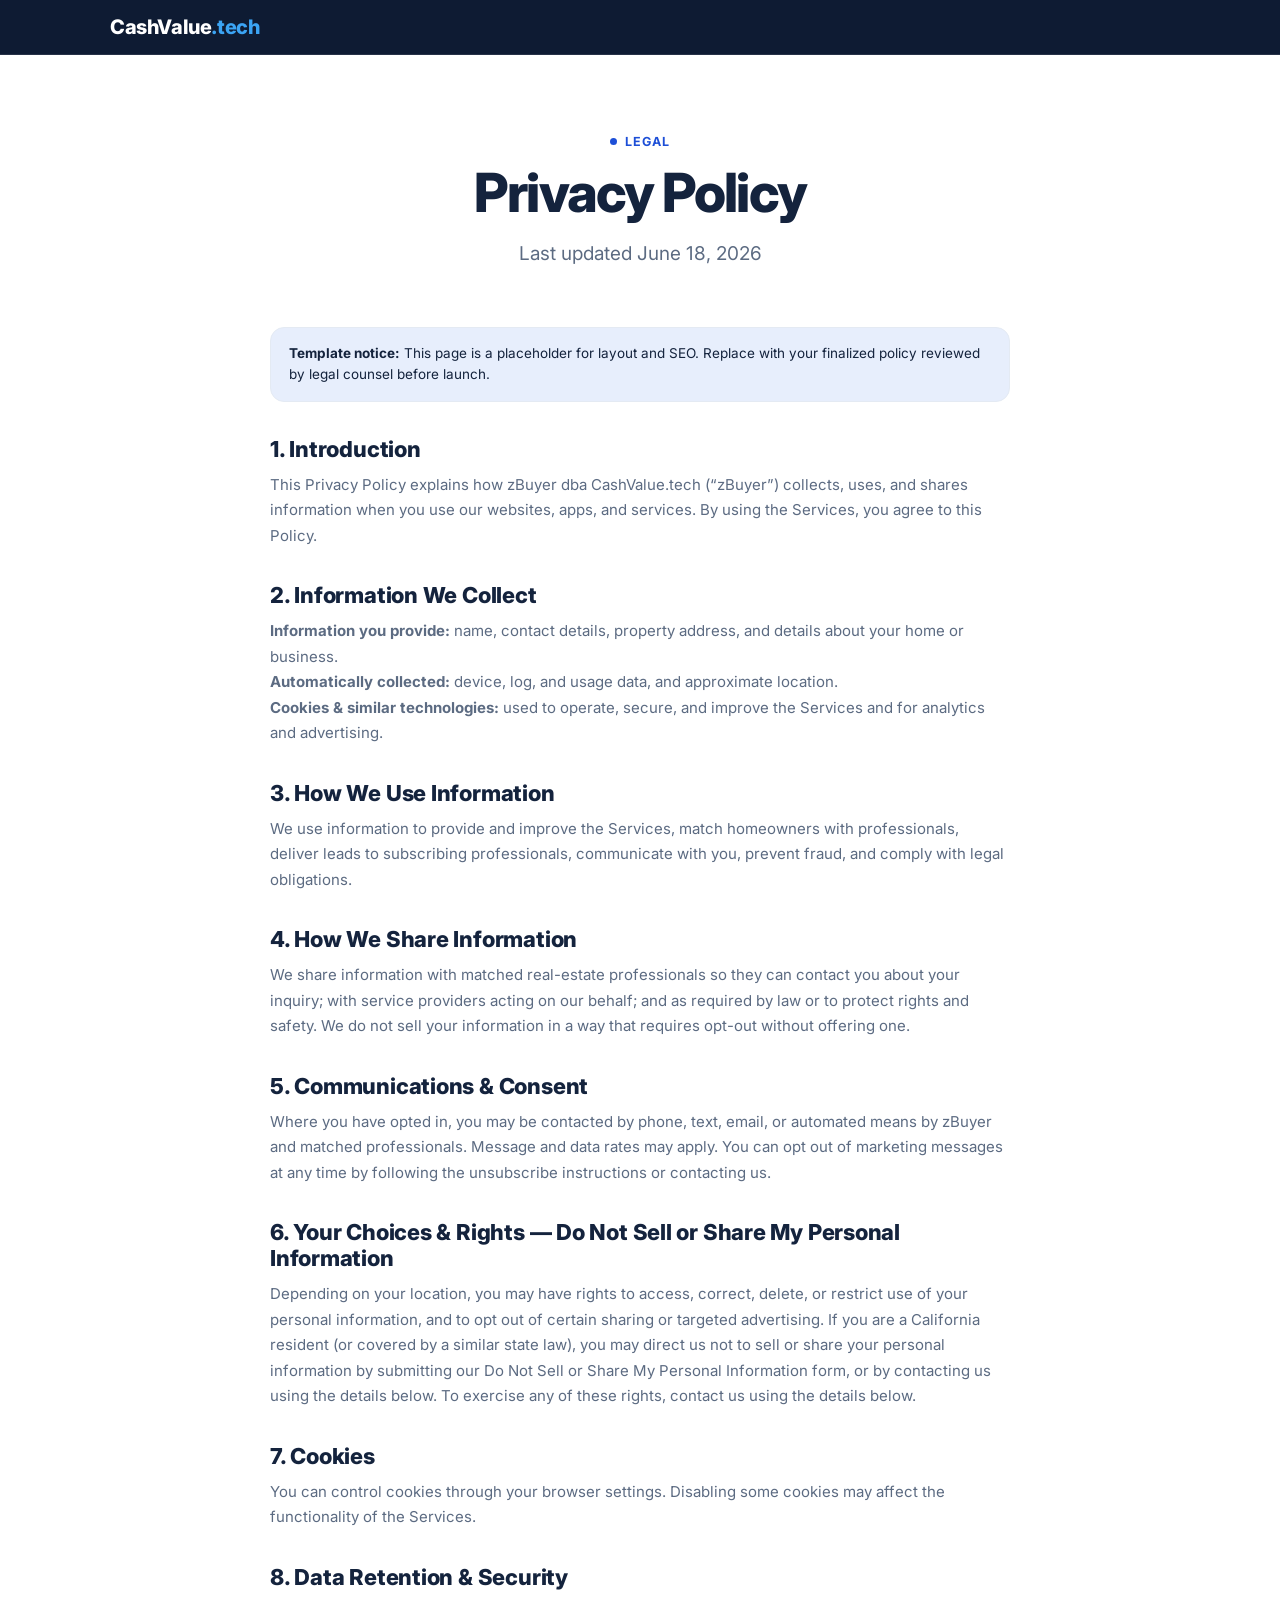
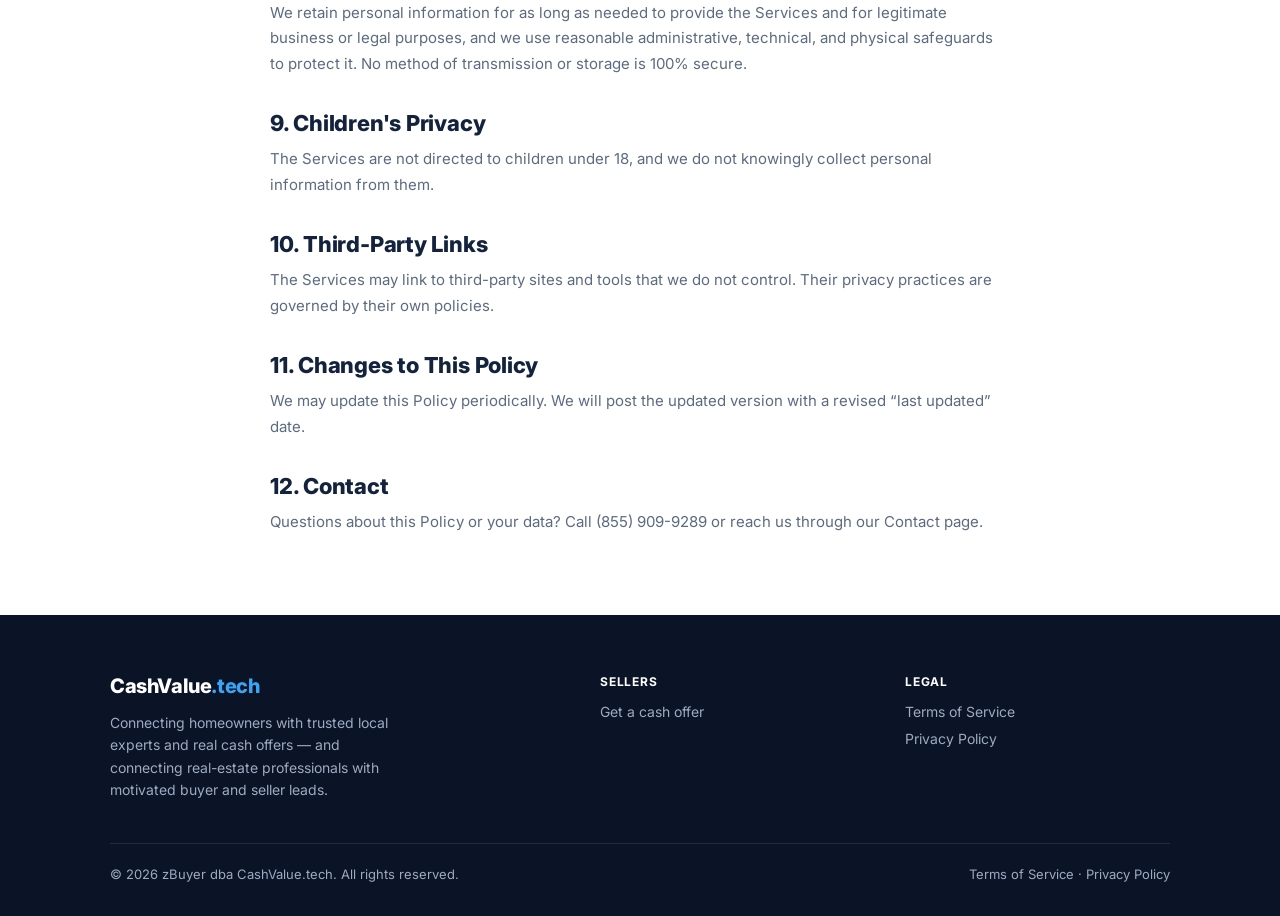
<file: privacy.html>
<!DOCTYPE html><html lang="en"><head><meta charset="UTF-8"><meta name="viewport" content="width=device-width, initial-scale=1.0"><title>Privacy Policy | CashValue</title>
<link rel="icon" type="image/png" href="assets/favicon-z.png"><link rel="stylesheet" href="assets/pages.css"><style>.legalwrap{max-width:820px;margin:0 auto;padding:0 40px}.legal h2{text-align:left;font-size:22px;margin:34px 0 8px;letter-spacing:-.01em}.legal p{color:var(--muted);font-size:15px;line-height:1.7;margin-top:10px}.legal ul{margin:8px 0 8px 20px}.legal li{color:var(--muted);font-size:15px;line-height:1.7}.note-banner{background:var(--accent-soft);border:1px solid var(--surface-bd);border-radius:14px;padding:15px 18px;color:var(--text);font-size:13.5px;line-height:1.6;margin-top:22px}@media(max-width:768px){.legalwrap{padding:0 22px}}</style><meta name="description" content="zBuyer dba CashValue.tech Privacy Policy — how we collect, use, and share information across the CashValue.tech website and services."><meta name="robots" content="noindex"><meta name="author" content="zBuyer dba CashValue.tech"><meta name="theme-color" content="#0E1B33"><meta property="og:type" content="website"><meta property="og:site_name" content="CashValue"><meta property="og:title" content="Privacy Policy | CashValue"><meta property="og:description" content="zBuyer dba CashValue.tech Privacy Policy — how we collect, use, and share information across the CashValue.tech website and services."></head><body class="t-blue"><header class="topbar"><div class="bar"><a class="brand-wm" href="index.html">CashValue<span class="tld">.tech</span></a></div></header><section class="phero container"><div class="eyebrow"><span class="d"></span>Legal</div><h1>Privacy Policy</h1><p>Last updated June 18, 2026</p></section><section class="section" style="padding-top:6px"><div class="legalwrap legal"><div class="note-banner"><strong>Template notice:</strong> This page is a placeholder for layout and SEO. Replace with your finalized policy reviewed by legal counsel before launch.</div><h2>1. Introduction</h2><p>This Privacy Policy explains how zBuyer dba CashValue.tech (“zBuyer”) collects, uses, and shares information when you use our websites, apps, and services. By using the Services, you agree to this Policy.</p><h2>2. Information We Collect</h2><p><strong>Information you provide:</strong> name, contact details, property address, and details about your home or business.<br><strong>Automatically collected:</strong> device, log, and usage data, and approximate location.<br><strong>Cookies &amp; similar technologies:</strong> used to operate, secure, and improve the Services and for analytics and advertising.</p><h2>3. How We Use Information</h2><p>We use information to provide and improve the Services, match homeowners with professionals, deliver leads to subscribing professionals, communicate with you, prevent fraud, and comply with legal obligations.</p><h2>4. How We Share Information</h2><p>We share information with matched real-estate professionals so they can contact you about your inquiry; with service providers acting on our behalf; and as required by law or to protect rights and safety. We do not sell your information in a way that requires opt-out without offering one.</p><h2>5. Communications &amp; Consent</h2><p>Where you have opted in, you may be contacted by phone, text, email, or automated means by zBuyer and matched professionals. Message and data rates may apply. You can opt out of marketing messages at any time by following the unsubscribe instructions or contacting us.</p><h2 id="do-not-sell">6. Your Choices &amp; Rights — Do Not Sell or Share My Personal Information</h2><p>Depending on your location, you may have rights to access, correct, delete, or restrict use of your personal information, and to opt out of certain sharing or targeted advertising. If you are a California resident (or covered by a similar state law), you may direct us not to sell or share your personal information by submitting our <a href="do-not-sell.html">Do Not Sell or Share My Personal Information</a> form, or by contacting us using the details below. To exercise any of these rights, contact us using the details below.</p><h2>7. Cookies</h2><p>You can control cookies through your browser settings. Disabling some cookies may affect the functionality of the Services.</p><h2>8. Data Retention &amp; Security</h2><p>We retain personal information for as long as needed to provide the Services and for legitimate business or legal purposes, and we use reasonable administrative, technical, and physical safeguards to protect it. No method of transmission or storage is 100% secure.</p><h2>9. Children's Privacy</h2><p>The Services are not directed to children under 18, and we do not knowingly collect personal information from them.</p><h2>10. Third-Party Links</h2><p>The Services may link to third-party sites and tools that we do not control. Their privacy practices are governed by their own policies.</p><h2>11. Changes to This Policy</h2><p>We may update this Policy periodically. We will post the updated version with a revised “last updated” date.</p><h2>12. Contact</h2><p>Questions about this Policy or your data? Call (855) 909-9289 or reach us through our Contact page.</p></div></section><footer><div class="container"><div class="fgrid"><div><a class="flogo-wm" href="index.html">CashValue<span class="tld">.tech</span></a><p class="fblurb">Connecting homeowners with trusted local experts and real cash offers — and connecting real-estate professionals with motivated buyer and seller leads.</p></div><div><h5>Sellers</h5><ul><li><a href="index.html">Get a cash offer</a></li></ul></div><div><h5>Legal</h5><ul><li><a href="terms.html">Terms of Service</a></li><li><a href="privacy.html">Privacy Policy</a></li></ul></div></div><div class="fbottom"><span>© 2026 zBuyer dba CashValue.tech. All rights reserved.</span><span><a href="terms.html">Terms of Service</a> · <a href="privacy.html">Privacy Policy</a></span></div></div></footer></body></html>
</file>
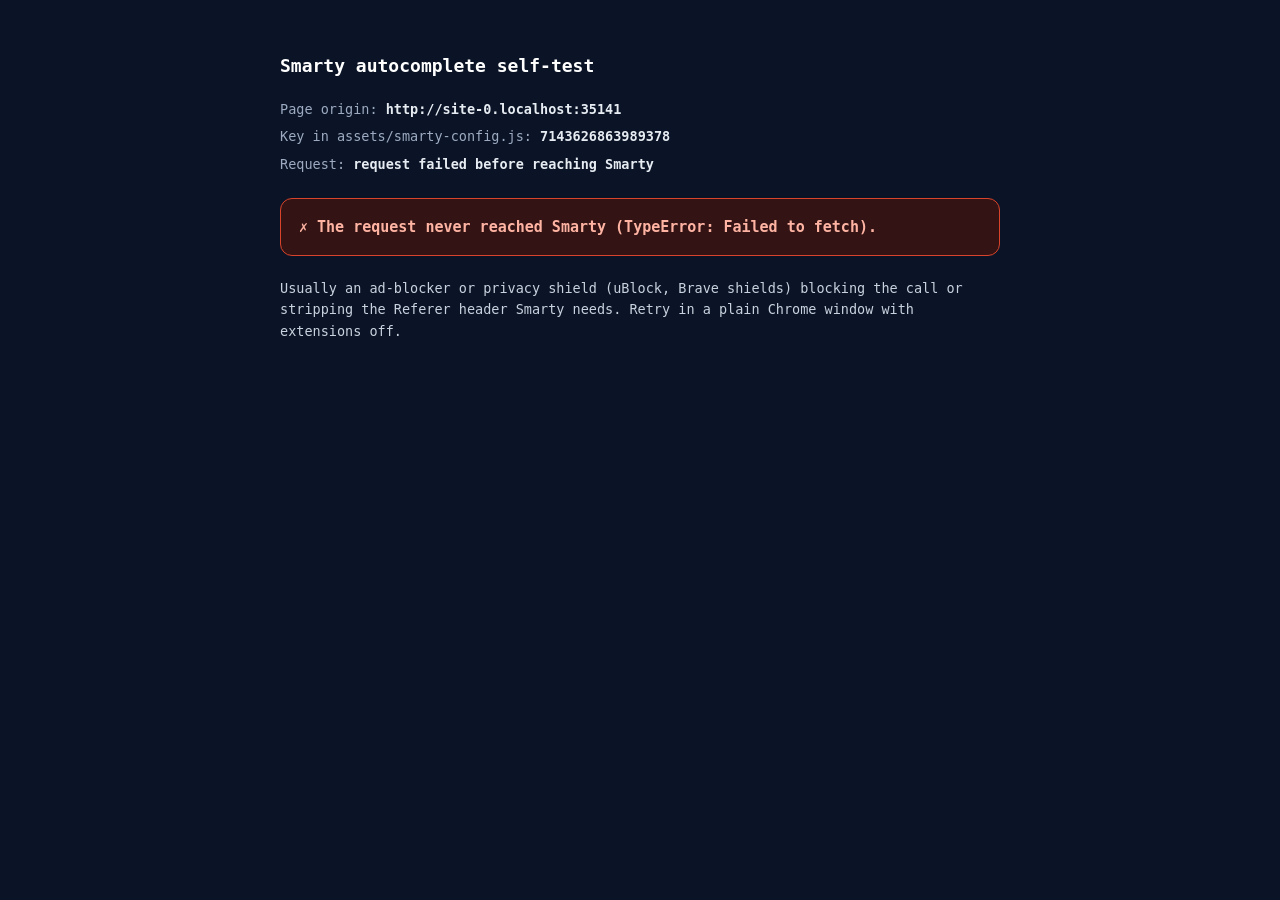
<file: smarty-test.html>
<!DOCTYPE html>
<html lang="en">
<head>
<meta charset="UTF-8">
<meta name="viewport" content="width=device-width, initial-scale=1.0">
<meta name="robots" content="noindex">
<title>Smarty key test — CashValue</title>
<style>
  body{font-family:ui-monospace,Menlo,Consolas,monospace;background:#0A1426;color:#E7ECF2;padding:32px 20px;line-height:1.6}
  .wrap{max-width:720px;margin:0 auto}
  h1{font-size:18px;color:#fff;margin-bottom:18px}
  .row{margin:6px 0;font-size:13.5px;color:#9DAAC1}
  .row b{color:#E7ECF2}
  #verdict{margin:22px 0;padding:16px 18px;border-radius:12px;font-size:15px;font-weight:700;background:#16233F;border:1px solid #2C3A57}
  #verdict.ok{background:#0E2E1F;border-color:#1D9F6E;color:#7FD4AB}
  #verdict.bad{background:#331313;border-color:#D8442B;color:#FFB4A3}
  #fix{font-size:13.5px;color:#C8D2DE;white-space:pre-wrap}
  #raw{margin-top:18px;font-size:12px;color:#7C8AA2;white-space:pre-wrap;word-break:break-all}
  a{color:#3BA4F4}
</style>
</head>
<body><div class="wrap">
  <h1>Smarty autocomplete self-test</h1>
  <div class="row">Page origin: <b id="orig"></b></div>
  <div class="row">Key in assets/smarty-config.js: <b id="key"></b></div>
  <div class="row">Request: <b id="req">sending&hellip;</b></div>
  <div id="verdict">Running&hellip;</div>
  <div id="fix"></div>
  <div id="raw"></div>
  <script src="assets/smarty-config.js"></script>
  <script>
    document.getElementById("orig").textContent = location.origin;
    var KEY = window.SMARTY_EMBEDDED_KEY || "(none)";
    document.getElementById("key").textContent = KEY;
    var v = document.getElementById("verdict"), fx = document.getElementById("fix"), raw = document.getElementById("raw");
    var url = "https://us-autocomplete-pro.api.smarty.com/lookup?key=" + encodeURIComponent(KEY) +
              "&search=" + encodeURIComponent("1600 Pennsylvania Ave") + "&max_results=3";
    fetch(url).then(function (r) {
      document.getElementById("req").textContent = "HTTP " + r.status + " from us-autocomplete-pro.api.smarty.com";
      return r.text().then(function (t) { return { s: r.status, t: t }; });
    }).then(function (res) {
      raw.textContent = "Response body:\n" + (res.t || "(empty)").slice(0, 600);
      if (res.s === 200) {
        var n = 0;
        try { n = (JSON.parse(res.t).suggestions || []).length; } catch (e) {}
        v.className = "ok";
        v.textContent = "✓ WORKING — key and host accepted (" + n + " suggestions returned).";
        fx.textContent = "If the homepage address box still shows nothing, hard-refresh it (Ctrl+Shift+R / Cmd+Shift+R) — your browser may be running a cached copy of the old config.";
      } else if (res.s === 401) {
        v.className = "bad";
        v.textContent = "✗ 401 — Smarty rejected this key from this host.";
        fx.textContent = "In smarty.com → Account → API Keys → key " + KEY + ":\n" +
          "• Allowed hosts must contain exactly:  cashvalue.tech  and  www.cashvalue.tech\n" +
          "  (bare hostnames — no https://, no trailing slash, no path)\n" +
          "• The key must be the EMBEDDED (website) type — not a secret Auth ID/Token\n" +
          "• The key must be Active, and the change saved — edits take a minute or two, then reload this page.";
      } else if (res.s === 402) {
        v.className = "bad";
        v.textContent = "✗ 402 — key is recognized, but no active US Autocomplete Pro subscription covers it.";
        fx.textContent = "Check the plan/licenses on the Smarty account — the US Autocomplete Pro API needs an active subscription.";
      } else {
        v.className = "bad";
        v.textContent = "✗ HTTP " + res.s + " — unexpected response.";
        fx.textContent = "Reload this page in a couple of minutes; if it persists, send a screenshot of this page.";
      }
    }).catch(function (err) {
      document.getElementById("req").textContent = "request failed before reaching Smarty";
      v.className = "bad";
      v.textContent = "✗ The request never reached Smarty (" + err + ").";
      fx.textContent = "Usually an ad-blocker or privacy shield (uBlock, Brave shields) blocking the call or stripping the Referer header Smarty needs. Retry in a plain Chrome window with extensions off.";
    });
  </script>
</div></body>
</html>
</file>
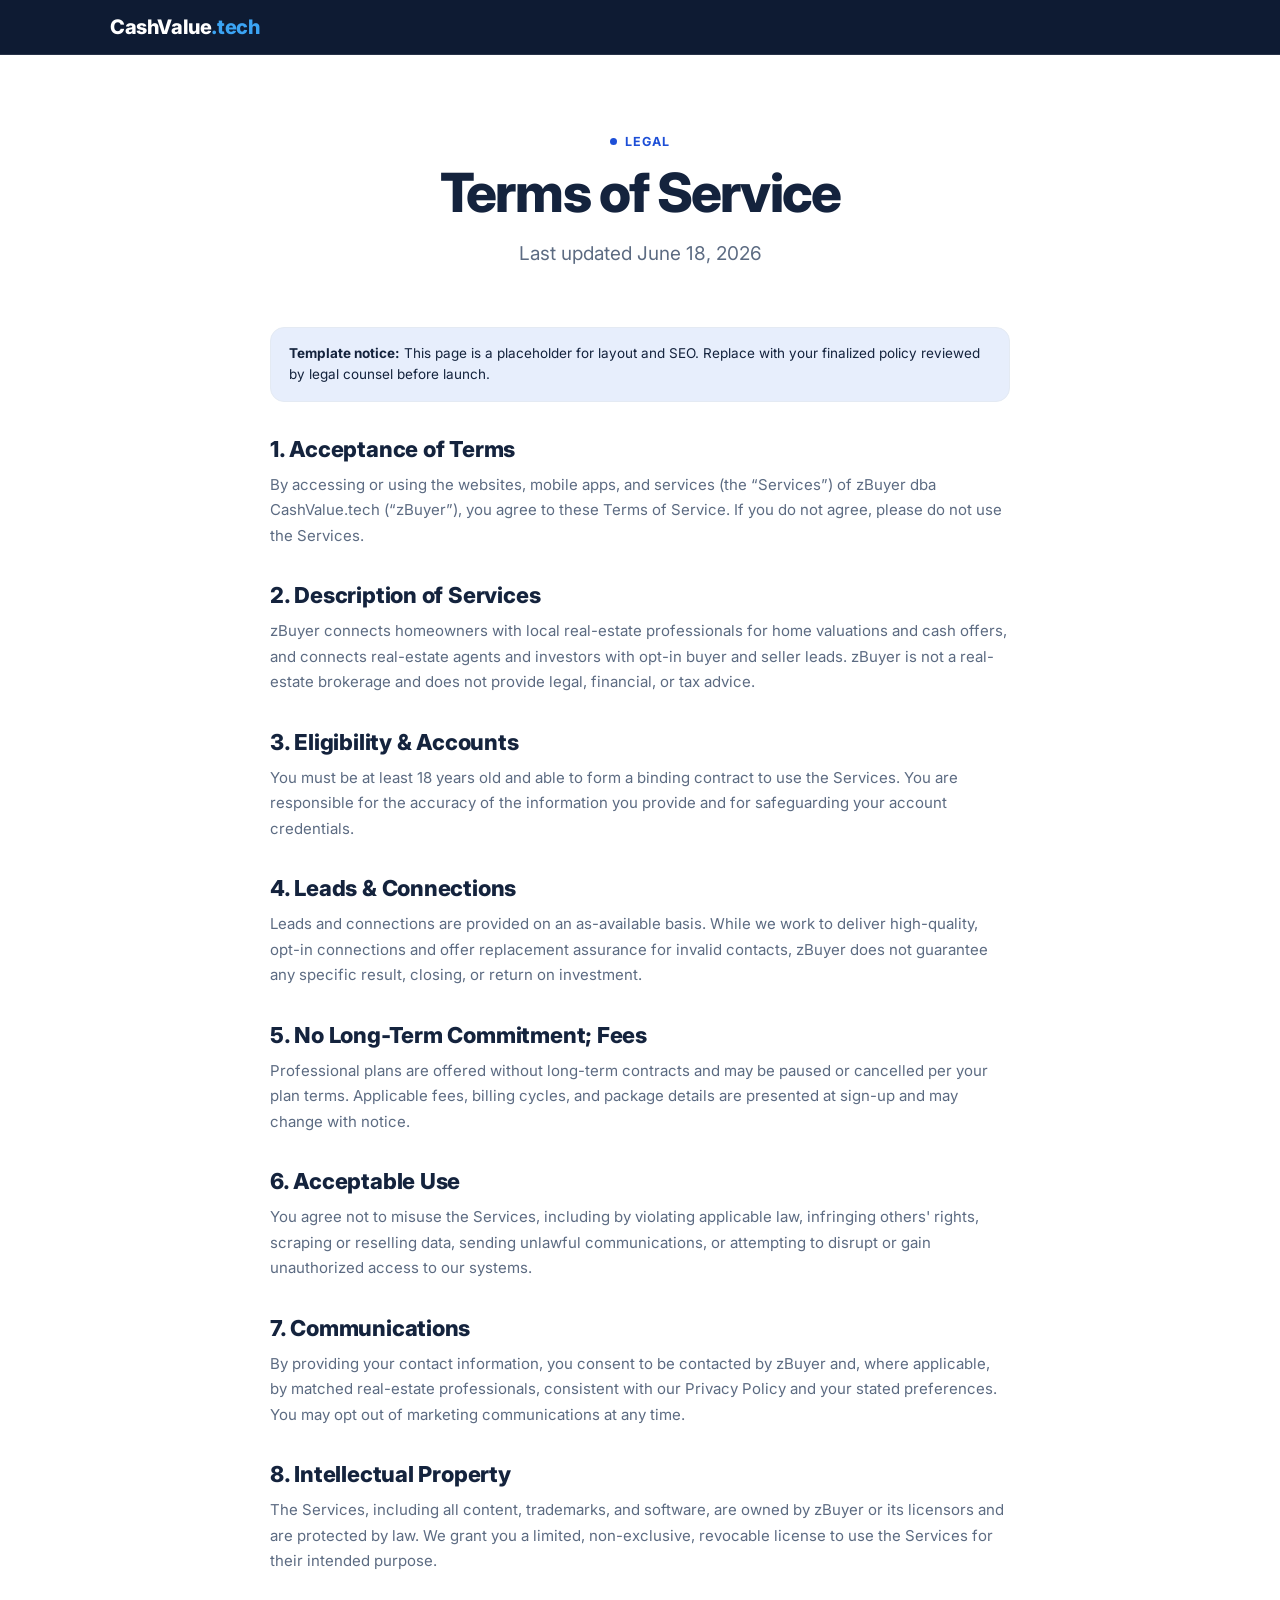
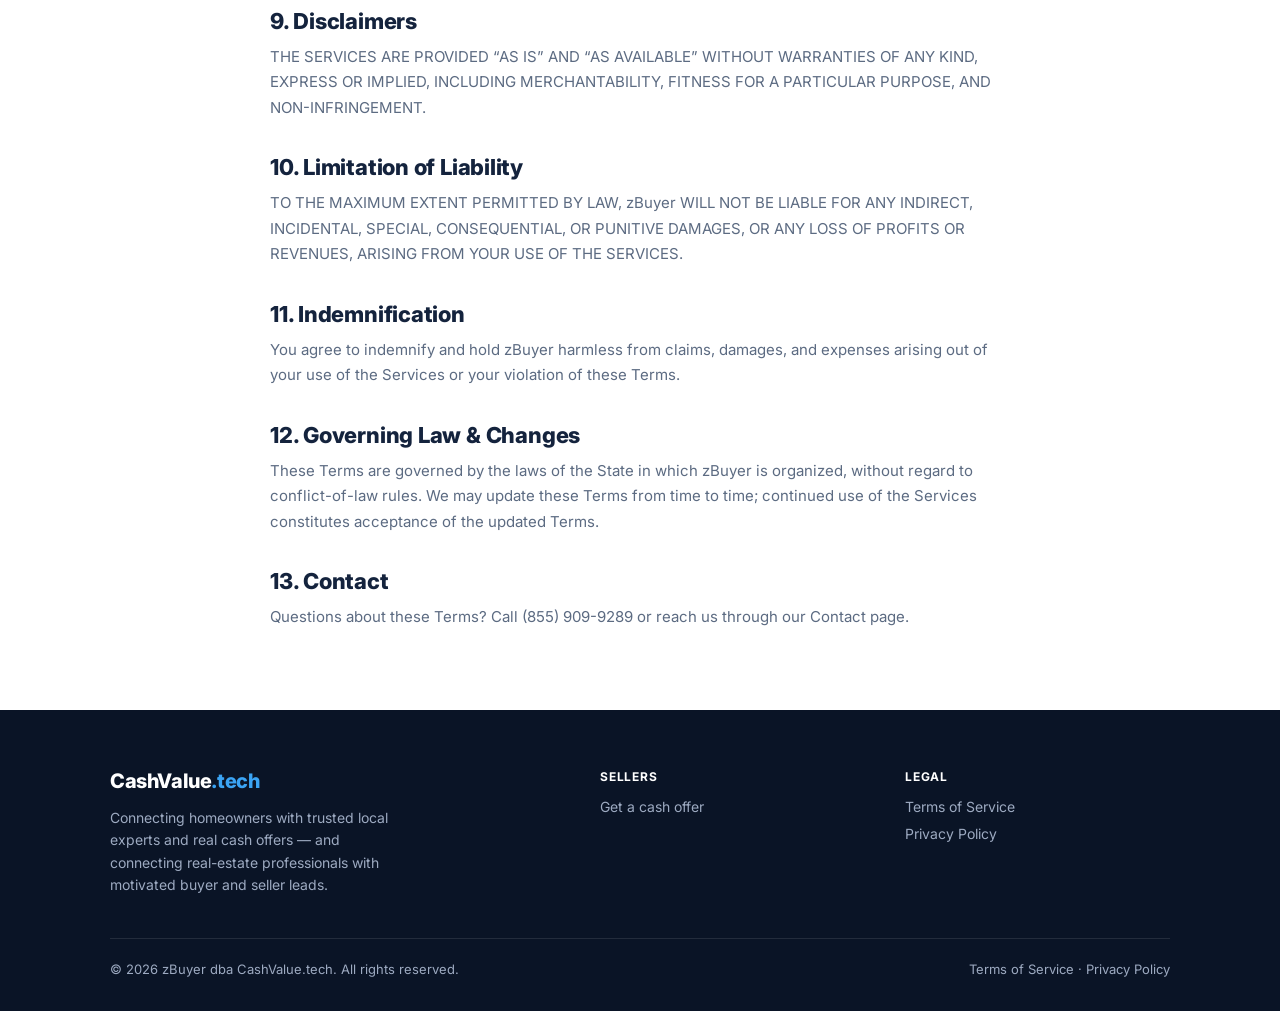
<file: terms.html>
<!DOCTYPE html><html lang="en"><head><meta charset="UTF-8"><meta name="viewport" content="width=device-width, initial-scale=1.0"><title>Terms of Service | CashValue</title>
<link rel="icon" type="image/png" href="assets/favicon-z.png"><link rel="stylesheet" href="assets/pages.css"><style>.legalwrap{max-width:820px;margin:0 auto;padding:0 40px}.legal h2{text-align:left;font-size:22px;margin:34px 0 8px;letter-spacing:-.01em}.legal p{color:var(--muted);font-size:15px;line-height:1.7;margin-top:10px}.legal ul{margin:8px 0 8px 20px}.legal li{color:var(--muted);font-size:15px;line-height:1.7}.note-banner{background:var(--accent-soft);border:1px solid var(--surface-bd);border-radius:14px;padding:15px 18px;color:var(--text);font-size:13.5px;line-height:1.6;margin-top:22px}@media(max-width:768px){.legalwrap{padding:0 22px}}</style><meta name="description" content="zBuyer dba CashValue.tech Terms of Service — the terms governing use of the CashValue.tech website and real estate lead services."><meta name="robots" content="noindex"><meta name="author" content="zBuyer dba CashValue.tech"><meta name="theme-color" content="#0E1B33"><meta property="og:type" content="website"><meta property="og:site_name" content="CashValue"><meta property="og:title" content="Terms of Service | CashValue"><meta property="og:description" content="zBuyer dba CashValue.tech Terms of Service — the terms governing use of the CashValue.tech website and real estate lead services."></head><body class="t-blue"><header class="topbar"><div class="bar"><a class="brand-wm" href="index.html">CashValue<span class="tld">.tech</span></a></div></header><section class="phero container"><div class="eyebrow"><span class="d"></span>Legal</div><h1>Terms of Service</h1><p>Last updated June 18, 2026</p></section><section class="section" style="padding-top:6px"><div class="legalwrap legal"><div class="note-banner"><strong>Template notice:</strong> This page is a placeholder for layout and SEO. Replace with your finalized policy reviewed by legal counsel before launch.</div><h2>1. Acceptance of Terms</h2><p>By accessing or using the websites, mobile apps, and services (the “Services”) of zBuyer dba CashValue.tech (“zBuyer”), you agree to these Terms of Service. If you do not agree, please do not use the Services.</p><h2>2. Description of Services</h2><p>zBuyer connects homeowners with local real-estate professionals for home valuations and cash offers, and connects real-estate agents and investors with opt-in buyer and seller leads. zBuyer is not a real-estate brokerage and does not provide legal, financial, or tax advice.</p><h2>3. Eligibility &amp; Accounts</h2><p>You must be at least 18 years old and able to form a binding contract to use the Services. You are responsible for the accuracy of the information you provide and for safeguarding your account credentials.</p><h2>4. Leads &amp; Connections</h2><p>Leads and connections are provided on an as-available basis. While we work to deliver high-quality, opt-in connections and offer replacement assurance for invalid contacts, zBuyer does not guarantee any specific result, closing, or return on investment.</p><h2>5. No Long-Term Commitment; Fees</h2><p>Professional plans are offered without long-term contracts and may be paused or cancelled per your plan terms. Applicable fees, billing cycles, and package details are presented at sign-up and may change with notice.</p><h2>6. Acceptable Use</h2><p>You agree not to misuse the Services, including by violating applicable law, infringing others' rights, scraping or reselling data, sending unlawful communications, or attempting to disrupt or gain unauthorized access to our systems.</p><h2>7. Communications</h2><p>By providing your contact information, you consent to be contacted by zBuyer and, where applicable, by matched real-estate professionals, consistent with our Privacy Policy and your stated preferences. You may opt out of marketing communications at any time.</p><h2>8. Intellectual Property</h2><p>The Services, including all content, trademarks, and software, are owned by zBuyer or its licensors and are protected by law. We grant you a limited, non-exclusive, revocable license to use the Services for their intended purpose.</p><h2>9. Disclaimers</h2><p>THE SERVICES ARE PROVIDED “AS IS” AND “AS AVAILABLE” WITHOUT WARRANTIES OF ANY KIND, EXPRESS OR IMPLIED, INCLUDING MERCHANTABILITY, FITNESS FOR A PARTICULAR PURPOSE, AND NON-INFRINGEMENT.</p><h2>10. Limitation of Liability</h2><p>TO THE MAXIMUM EXTENT PERMITTED BY LAW, zBuyer WILL NOT BE LIABLE FOR ANY INDIRECT, INCIDENTAL, SPECIAL, CONSEQUENTIAL, OR PUNITIVE DAMAGES, OR ANY LOSS OF PROFITS OR REVENUES, ARISING FROM YOUR USE OF THE SERVICES.</p><h2>11. Indemnification</h2><p>You agree to indemnify and hold zBuyer harmless from claims, damages, and expenses arising out of your use of the Services or your violation of these Terms.</p><h2>12. Governing Law &amp; Changes</h2><p>These Terms are governed by the laws of the State in which zBuyer is organized, without regard to conflict-of-law rules. We may update these Terms from time to time; continued use of the Services constitutes acceptance of the updated Terms.</p><h2>13. Contact</h2><p>Questions about these Terms? Call (855) 909-9289 or reach us through our Contact page.</p></div></section><footer><div class="container"><div class="fgrid"><div><a class="flogo-wm" href="index.html">CashValue<span class="tld">.tech</span></a><p class="fblurb">Connecting homeowners with trusted local experts and real cash offers — and connecting real-estate professionals with motivated buyer and seller leads.</p></div><div><h5>Sellers</h5><ul><li><a href="index.html">Get a cash offer</a></li></ul></div><div><h5>Legal</h5><ul><li><a href="terms.html">Terms of Service</a></li><li><a href="privacy.html">Privacy Policy</a></li></ul></div></div><div class="fbottom"><span>© 2026 zBuyer dba CashValue.tech. All rights reserved.</span><span><a href="terms.html">Terms of Service</a> · <a href="privacy.html">Privacy Policy</a></span></div></div></footer></body></html>
</file>
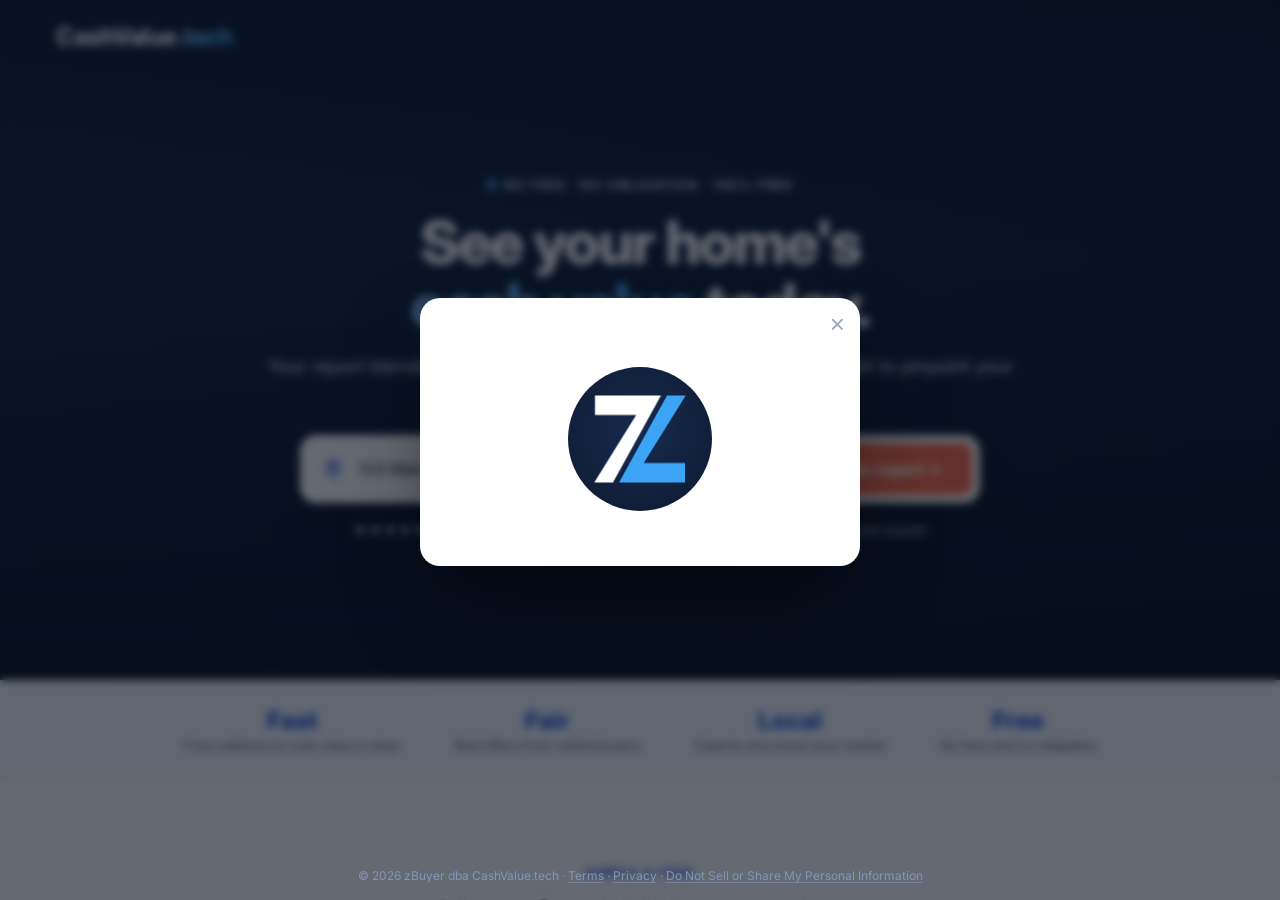
<file: shots/harness.html>
<!doctype html>
<meta charset="utf-8">
<style>html,body{margin:0;height:100%}iframe{border:0;width:100%;height:100%;display:block}</style>
<iframe id="f" src="/index.html?mid=56&affid=testing"></iframe>
<script>
// Drives the page for screenshots: ?step=allset|sms|ac
var f = document.getElementById("f");
var hp = new URLSearchParams(location.search);
if (hp.get("src")) f.src = hp.get("src"); // full override (encodeURIComponent it)
else if (hp.get("terms")) f.src = "/index.html?mid=56&affid=testing&terms=" + hp.get("terms");
f.onload = function () {
  var d = f.contentDocument, w = f.contentWindow;
  var step = new URLSearchParams(location.search).get("step");
  // ?scroll=N|max — scroll the modal overlay (the desktop legal-rail surface)
  // after the step settles; "max" lands on the stretched legal links.
  var sc = hp.get("scroll");
  if (sc) setTimeout(function () {
    var m = d.getElementById("leadModal");
    if (m) m.scrollTop = sc === "max" ? m.scrollHeight : parseInt(sc, 10);
  }, 2600);
  if (step === "pulse") {
    // E2E: intercept every AjaxServer call, drive the whole funnel on the
    // (pre-popped) lander, then assert the pixel handoff on the report page.
    if (!window.__pulseCalls) window.__pulseCalls = [];
    var calls = window.__pulseCalls;
    if (!window.__pulsePhase) {
      window.__pulsePhase = 1;
      var of = w.fetch.bind(w);
      w.fetch = function (u, o) {
        var fn = (String(u).match(/function=(\w+)/) || [])[1];
        var fld = (String(u).match(/[?&]fld=([^&]+)/) || [])[1];
        return of(u, o).then(function (r) {
          if (fn) calls.push(fn + (fld ? "[" + decodeURIComponent(fld) + "]" : "") + "=" + r.status);
          return r;
        });
      };
      setTimeout(function () { // let prepop + init settle
        d.querySelector(".hero .search").dispatchEvent(new w.Event("submit", { bubbles: true, cancelable: true }));
        setTimeout(function () {
          d.getElementById("leadForm").dispatchEvent(new w.Event("submit", { bubbles: true, cancelable: true }));
          // questions step: intent chip, focus chip, slider to stop 3, continue
          d.querySelectorAll("#intentChips .lm-chip")[1].click();
          d.querySelectorAll("#focusChips .lm-chip")[0].click();
          var sl = d.getElementById("repairsSlider");
          sl.value = "3";
          sl.dispatchEvent(new w.Event("input", { bubbles: true }));
          sl.dispatchEvent(new w.Event("change", { bubbles: true }));
          setTimeout(function () {
            d.getElementById("qContinue").click();
            setTimeout(function () {
              var sp = d.getElementById("specialText");
              sp.value = "Solar panels, corner lot";
              sp.dispatchEvent(new w.Event("input", { bubbles: true }));
              d.getElementById("viewReport").click();
              setTimeout(function () { d.getElementById("textReport").click(); }, 400);
              setTimeout(function () { d.getElementById("toSms").click(); }, 800);
            }, 700);
          }, 500);
        }, 1500);
      }, 3000);
    } else {
      setTimeout(function () {
        var pixel = "";
        try { pixel = f.contentWindow.sessionStorage.getItem("pulsePixelHTML") || ""; } catch (e) {}
        var injected = !!f.contentDocument.querySelector("#pixelDiv img");
        var dbg = document.createElement("div");
        dbg.style.cssText = "position:fixed;top:0;left:0;right:0;background:#043;color:#fff;z-index:9999;font:11px monospace;padding:6px;white-space:pre-wrap";
        var ra = f.contentDocument.getElementById("reportAddr");
        var nt = f.contentDocument.getElementById("smsNotice");
        var ph = "";
        try { ph = JSON.parse(f.contentWindow.sessionStorage.getItem("pulseFields") || "{}").phone || "none"; } catch (e) { ph = "err"; }
        dbg.textContent = "ADDR=" + (ra ? ra.textContent : "?") + " | NOTICE hidden=" + (nt ? nt.hidden : "?") + " snapPhone=" + ph + " | PIXEL stored=" + (pixel.length > 0) + " injected=" + injected + " | CALLS: " + calls.join(" ");
        document.body.appendChild(dbg);
      }, 1500);
    }
    return;
  }
  if (step === "clearx" || step === "clearx2") {
    // Regression for the "jumping box": prepop lander with ?zsv=1, click the
    // picked chip to edit, backspace some chars — the sv photo must actually
    // hide (not just lose flex-wrap) and the X-clear must appear. clearx2
    // additionally taps the X and asserts the input is emptied + refocused.
    setTimeout(function () {
      var pk = d.querySelector(".search .picked");
      if (pk && !pk.hidden) pk.click();
      var inp = d.getElementById("addr");
      inp.value = inp.value.slice(0, -9); // "backspace" a chunk
      inp.dispatchEvent(new w.Event("input", { bubbles: true }));
      setTimeout(function () {
        if (step === "clearx2") d.getElementById("addrClear").click();
        setTimeout(function () {
          var img = d.querySelector(".sv-img");
          var xb = d.getElementById("addrClear");
          var sb = d.querySelector(".search");
          var dbg = document.createElement("div");
          dbg.style.cssText = "position:fixed;top:0;left:0;background:#060;color:#fff;z-index:9999;font:12px monospace;padding:4px 8px";
          dbg.textContent = "svGone=" + (!img || w.getComputedStyle(img).display === "none") +
            " xVisible=" + (xb && !xb.hidden) +
            " boxW=" + Math.round(sb.getBoundingClientRect().width) +
            " val=[" + inp.value + "]" +
            " focused=" + (d.activeElement === inp);
          document.body.appendChild(dbg);
        }, 300);
      }, 300);
    }, 4000);
    return;
  }
  if (step === "acfocus") {
    // Focus the address input (mobile): the page should scroll the search
    // box to the top, leaving the space below for suggestions.
    var ul2 = d.getElementById("addr-suggestions");
    for (var j = 1; j <= 5; j++) {
      var li2 = d.createElement("li");
      li2.innerHTML = '<span class="ac-street">' + j + '23 Main St</span><span class="ac-sec">Springfield, MO 65807</span>';
      ul2.appendChild(li2);
    }
    ul2.hidden = false;
    var addrEl = d.getElementById("addr");
    addrEl.focus();
    // Headless doesn't dispatch focus events to a background iframe even
    // though focus lands — fire it explicitly to exercise the handler.
    addrEl.dispatchEvent(new w.Event("focus"));
    setTimeout(function () {
      var dbg = document.createElement("div");
      dbg.style.cssText = "position:fixed;top:0;right:0;background:#c00;color:#fff;z-index:9999;font:13px monospace;padding:4px 8px";
      dbg.textContent = "scrollY=" + f.contentWindow.pageYOffset +
        " active=" + (f.contentDocument.activeElement && f.contentDocument.activeElement.id);
      document.body.appendChild(dbg);
    }, 800);
    return;
  }
  if (step === "acpick") {
    // Full real flow: focus (scrolls box to top), type, wait for real
    // Smarty suggestions, pick one (should scroll the CTA to the bottom).
    var t0 = w.performance.now(), calls = [];
    var origScrollTo = w.scrollTo.bind(w);
    w.scrollTo = function (x, y) { calls.push(Math.round(w.performance.now() - t0) + "ms->" + y); origScrollTo(x, y); };
    var inp = d.getElementById("addr");
    inp.focus();
    inp.dispatchEvent(new w.Event("focus"));
    inp.value = "1600 Pennsylvania Ave";
    inp.dispatchEvent(new w.Event("input", { bubbles: true }));
    var tries = 0;
    var poll = setInterval(function () {
      var li = d.querySelector("#addr-suggestions li");
      if (li) {
        clearInterval(poll);
        li.dispatchEvent(new w.MouseEvent("mousedown", { bubbles: true, cancelable: true }));
        var samples = [];
        [300, 700, 1200].forEach(function (ms) {
          setTimeout(function () { samples.push(ms + ":" + f.contentWindow.pageYOffset); }, ms);
        });
        setTimeout(function () {
          // Probe: does a direct scrollTop write stick where scrollTo(0,0) didn't?
          f.contentDocument.documentElement.scrollTop = 0;
          samples.push("probeSet");
        }, 1500);
        setTimeout(function () {
          var cs = f.contentWindow.getComputedStyle(f.contentDocument.body);
          samples.push("1800:" + f.contentWindow.pageYOffset + " bodyOv=" + cs.overflow +
            " sb=" + f.contentWindow.getComputedStyle(f.contentDocument.documentElement).scrollBehavior);
        }, 1800);
        setTimeout(function () {
          var dbg = document.createElement("div");
          dbg.style.cssText = "position:fixed;top:0;right:0;background:#c00;color:#fff;z-index:9999;font:12px monospace;padding:4px 8px;max-width:480px";
          dbg.textContent = "y[" + samples.join(" ") + "] calls[" + calls.join("|") + "]";
          document.body.appendChild(dbg);
        }, 2600);
      } else if (++tries > 40) { clearInterval(poll); }
    }, 100);
    return;
  }
  if (step === "ac") {
    // Fake-populate the autocomplete list to check clipping at the hero edge.
    var ul = d.getElementById("addr-suggestions");
    for (var i = 1; i <= 8; i++) {
      var li = d.createElement("li");
      li.innerHTML = '<span class="ac-street">' + i + '23 Main St</span><span class="ac-sec">Springfield, MO 65807</span>';
      ul.appendChild(li);
    }
    ul.hidden = false;
    return;
  }
  if (step === "dr") {
    // DR assertions: backdrop click must not close; X hidden past contact;
    // no back buttons anywhere.
    d.getElementById("addr").value = d.getElementById("addr").value || "123 Main St, Springfield, MO 65807";
    d.querySelector(".hero .search").dispatchEvent(new w.Event("submit", { bubbles: true, cancelable: true }));
    d.querySelector(".lm-backdrop").click();
    var openAfterBackdrop = !d.getElementById("leadModal").hidden;
    var xOnContact = !d.querySelector(".lm-x").hidden;
    d.getElementById("leadForm").dispatchEvent(new w.Event("submit", { bubbles: true, cancelable: true }));
    setTimeout(function () {
      var dbg = document.createElement("div");
      dbg.style.cssText = "position:fixed;top:0;left:0;background:#060;color:#fff;z-index:9999;font:12px monospace;padding:4px 8px";
      dbg.textContent = "openAfterBackdropClick=" + openAfterBackdrop +
        " xVisibleOnContact=" + xOnContact +
        " xHiddenNow=" + d.querySelector(".lm-x").hidden +
        " backBtns=" + d.querySelectorAll("[data-back]").length;
      document.body.appendChild(dbg);
    }, 400);
    return;
  }
  d.getElementById("addr").value = "123 Main St, Springfield, MO 65807";
  d.querySelector(".hero .search").dispatchEvent(new w.Event("submit", { bubbles: true, cancelable: true }));
  if (step === "contact") {
    // ?check=1 taps the inline-consent box (?terms=inline variant) —
    // exercises tap-anywhere toggling + the checked darkening.
    if (hp.get("check")) d.querySelector(".lm-disclosure").click();
    return;
  }
  if (step === "err") { d.getElementById("leadForm").dispatchEvent(new w.Event("submit", { bubbles: true, cancelable: true })); return; }
  // ?check=1 also unblocks later steps under the inline-consent variants
  if (hp.get("check")) d.querySelector(".lm-disclosure").click();
  d.getElementById("leadForm").dispatchEvent(new w.Event("submit", { bubbles: true, cancelable: true }));
  if (step === "questions") {
    var sv = new URLSearchParams(location.search).get("slide");
    if (sv === "drag") {
      // Synthetic pointer drag across the wedge (tests the iOS-drag fix).
      // MUST wait out the Z-beat: while the questions screen is hidden the
      // wedge rect is all zeros and the math collapses to stop 2.
      setTimeout(function () {
        var wb = d.querySelector(".lm-wedge");
        var r = wb.getBoundingClientRect();
        var y = r.top + r.height / 2;
        wb.dispatchEvent(new w.PointerEvent("pointerdown", { clientX: r.left + r.width * 0.15, clientY: y, bubbles: true, pointerId: 1 }));
        wb.dispatchEvent(new w.PointerEvent("pointermove", { clientX: r.left + r.width * 0.55, clientY: y, bubbles: true, pointerId: 1 }));
        wb.dispatchEvent(new w.PointerEvent("pointermove", { clientX: r.left + r.width * 0.97, clientY: y, bubbles: true, pointerId: 1 }));
        wb.dispatchEvent(new w.PointerEvent("pointerup", { clientX: r.left + r.width * 0.97, clientY: y, bubbles: true, pointerId: 1 }));
      }, 2000);
    } else if (sv) {
      var sl = d.getElementById("repairsSlider");
      sl.value = String(parseInt(sv, 10) * 4); // slide= takes a LEVEL (0-5)
      sl.dispatchEvent(new w.Event("input", { bubbles: true }));
    }
    return;
  }
  if (step === "qerr") { d.getElementById("qContinue").click(); return; } // continue with no intent picked
  d.querySelectorAll("#intentChips .lm-chip")[1].click(); // pick "Soon" so validation passes
  d.getElementById("qContinue").click();
  if (step === "spdrag") {
    // Desktop mouse-drag on the SomethingSpecial carousel: drag must scroll,
    // the click released at drag-end must NOT add a chip, and a plain click
    // afterwards must still add one.
    setTimeout(function () { // wait out the Z-beat into the special screen
      var sc = d.getElementById("specialChips");
      var r = sc.getBoundingClientRect();
      var y = r.top + 18;
      sc.dispatchEvent(new w.MouseEvent("mousedown", { clientX: r.left + 320, clientY: y, bubbles: true }));
      sc.dispatchEvent(new w.MouseEvent("mousemove", { clientX: r.left + 60, clientY: y, bubbles: true }));
      sc.dispatchEvent(new w.MouseEvent("mouseup", { clientX: r.left + 60, clientY: y, bubbles: true }));
      var scrolled = sc.scrollLeft;
      var chip = sc.querySelector(".sp-chip");
      chip.dispatchEvent(new w.MouseEvent("click", { bubbles: true, cancelable: true })); // drag-end click: swallowed
      var afterDragClick = d.getElementById("specialText").value;
      chip.dispatchEvent(new w.MouseEvent("click", { bubbles: true, cancelable: true })); // plain click: adds
      setTimeout(function () {
        var dbg = document.createElement("div");
        dbg.style.cssText = "position:fixed;top:0;left:0;background:#060;color:#fff;z-index:9999;font:12px monospace;padding:4px 8px";
        dbg.textContent = "scrolled=" + scrolled +
          " dragClickAdded=[" + afterDragClick + "]" +
          " plainClickAdded=[" + d.getElementById("specialText").value + "]";
        document.body.appendChild(dbg);
      }, 300);
    }, 2600);
    return;
  }
  if (step === "textreport" || step === "allset" || step === "dnc") {
    // seed a phone so the Access-anytime prefill + validation pass, then
    // ride the zbeats: special -> textreport (-> allset (-> dnc finale))
    d.getElementById("leadPhone").value = "(417) 880-9688";
    setTimeout(function () { d.getElementById("viewReport").click(); }, 2200);
    if (step !== "textreport") setTimeout(function () { d.getElementById("textReport").click(); }, 4400);
    if (step === "dnc") setTimeout(function () { d.getElementById("noContact").click(); }, 6600);
    return;
  }
  if (step === "sms") d.getElementById("toSms").click();
  if (step === "finale") {
    d.getElementById("toSms").click();
    setTimeout(function () { d.getElementById("viewReport").click(); }, 1800);
  }
};
</script>
</file>
<file: assets/pages.css>
/* ============================================================
   zBuyer secondary pages — shared themeable stylesheet
   Theme via <body class="t-blue | t-clay | t-cyan">
   ============================================================ */
@import url('https://fonts.googleapis.com/css2?family=Inter:wght@400;500;600;700;800;900&display=swap');

*{margin:0;padding:0;box-sizing:border-box}
html{scroll-behavior:smooth}
body{font-family:'Inter',system-ui,-apple-system,'Segoe UI',sans-serif;-webkit-font-smoothing:antialiased;background:var(--bg);color:var(--text)}
a{text-decoration:none;color:inherit}
img{display:block}
.container{max-width:1140px;margin:0 auto;padding:0 40px}

/* ---------- THEME TOKENS ---------- */
.t-blue{
  --bg:#fff;--text:#14233D;--muted:#5C6B82;--line:#E4EAF3;
  --surface:#fff;--surface-bd:#E4EAF3;--shadow:0 18px 40px -30px rgba(20,35,61,.35);
  --accent:#1D4FD7;--accent-soft:#E7EEFC;--accent-ink:#1D4FD7;
  --cta-bg:#FF6B4A;--cta-text:#fff;
  --navbg:#0E1B33;--navtext:#D7E0EE;--navline:rgba(255,255,255,.10);--navcta-bg:#FF6B4A;--navcta-text:#fff;
  --band-bg:linear-gradient(135deg,#16315c,#0a1426);--band-text:#fff;--band-sub:#AEBCD2;--band-cta-bg:#FF6B4A;--band-cta-text:#fff;
  --footbg:#0A1426;--foottext:#9DAAC1;--foothead:#fff;
}
.t-clay{
  --bg:#fff;--text:#1A1A1F;--muted:#6B6B73;--line:#ECECEF;
  --surface:#fff;--surface-bd:#ECECEF;--shadow:0 18px 40px -30px rgba(0,0,0,.25);
  --accent:#C2613E;--accent-soft:#F6E5DA;--accent-ink:#9E4A2C;
  --cta-bg:#C2613E;--cta-text:#fff;
  --navbg:rgba(255,255,255,.78);--navtext:#1A1A1F;--navline:rgba(0,0,0,.06);--navcta-bg:#1A1A1F;--navcta-text:#fff;
  --band-bg:#1A1A1F;--band-text:#fff;--band-sub:#B8B8C0;--band-cta-bg:#C2613E;--band-cta-text:#fff;
  --footbg:#fff;--foottext:#6B6B73;--foothead:#1A1A1F;--footline:#ECECEF;
}
.t-cyan{
  --bg:#070C12;--text:#E8F1F5;--muted:#94A7B3;--line:rgba(255,255,255,.12);
  --surface:rgba(255,255,255,.05);--surface-bd:rgba(255,255,255,.12);--shadow:0 24px 50px -30px rgba(0,0,0,.6);
  --accent:#22D3EE;--accent-soft:rgba(34,211,238,.16);--accent-ink:#7DD3FC;
  --cta-bg:#22D3EE;--cta-text:#042530;
  --navbg:rgba(7,12,18,.7);--navtext:#94A7B3;--navline:rgba(255,255,255,.10);--navcta-bg:#22D3EE;--navcta-text:#042530;
  --band-bg:linear-gradient(135deg,rgba(34,211,238,.18),rgba(56,189,248,.07));--band-text:#fff;--band-sub:#94A7B3;--band-cta-bg:#22D3EE;--band-cta-text:#042530;
  --footbg:transparent;--foottext:#94A7B3;--foothead:#fff;--footline:rgba(255,255,255,.12);
}
.t-cyan body,.t-cyan{background:
   radial-gradient(600px 600px at 12% -8%, rgba(14,116,144,.5), transparent 60%),
   radial-gradient(620px 620px at 92% 30%, rgba(29,78,216,.42), transparent 60%),
   radial-gradient(560px 560px at 40% 108%, rgba(3,105,161,.4), transparent 60%),
   #070C12;background-attachment:fixed}

/* ---------- NAV ---------- */
.topbar{position:sticky;top:0;z-index:40;background:var(--navbg);border-bottom:1px solid var(--navline);backdrop-filter:blur(16px)}
.bar{max-width:1140px;margin:0 auto;padding:15px 40px;display:flex;align-items:center;justify-content:space-between;position:relative}
.brand{height:28px;width:auto}
.brand-wm,.flogo-wm{font-size:20px;font-weight:800;letter-spacing:-.02em;color:#fff;display:inline-block}
.brand-wm .tld,.flogo-wm .tld{color:#3BA4F4}
.navlinks{display:flex;align-items:center;gap:28px;font-size:15px;font-weight:500;color:var(--navtext);position:absolute;left:50%;top:50%;transform:translate(-50%,-50%)}
.navlinks a.active{color:var(--accent-ink);font-weight:700}
.nav-actions{display:flex;align-items:center;gap:16px;font-size:14px}
.nav-actions .sellers{color:var(--navtext);font-weight:600}
.nav-actions .signin{color:var(--navtext);font-weight:600}
.t-clay .nav-actions .signin,.t-clay .navlinks{color:#1A1A1F}
.navcta{background:var(--navcta-bg);color:var(--navcta-text);padding:10px 18px;border-radius:10px;font-weight:800;font-size:14px}
.t-clay .navcta{border-radius:999px}
.hamb{display:none;width:42px;height:42px;border-radius:11px;border:1px solid var(--navline);align-items:center;justify-content:center;font-size:20px;color:var(--navtext)}

/* ---------- PAGE HERO ---------- */
.phero{padding:74px 0 30px;text-align:center}
.eyebrow{display:inline-flex;align-items:center;gap:8px;color:var(--accent-ink);font-weight:700;font-size:12.5px;letter-spacing:.09em;text-transform:uppercase;margin-bottom:16px}
.eyebrow .d{width:7px;height:7px;border-radius:50%;background:var(--accent)}
.phero h1{font-size:54px;line-height:1.04;font-weight:800;letter-spacing:-.035em;max-width:780px;margin:0 auto}
.phero p{color:var(--muted);font-size:19px;line-height:1.55;max-width:620px;margin:18px auto 0}
.hero-cta{display:flex;gap:14px;justify-content:center;margin-top:30px;flex-wrap:wrap}

/* ---------- BUTTONS ---------- */
.btn{display:inline-block;background:var(--cta-bg);color:var(--cta-text);padding:15px 28px;border-radius:12px;font-weight:800;font-size:16px}
.t-clay .btn{border-radius:999px}
.btn-ghost{display:inline-block;padding:15px 26px;border-radius:12px;font-weight:700;font-size:16px;border:1.5px solid var(--surface-bd);color:var(--text)}
.t-clay .btn-ghost{border-radius:999px}

/* ---------- SECTIONS ---------- */
.section{padding:70px 0}
.section-head{text-align:center;max-width:640px;margin:0 auto 14px}
.kicker{color:var(--accent-ink);font-weight:700;font-size:13px;letter-spacing:.08em;text-transform:uppercase;text-align:center}
h2{text-align:center;font-size:38px;font-weight:800;letter-spacing:-.025em;margin-top:10px}
.lede{text-align:center;color:var(--muted);font-size:17px;max-width:620px;margin:14px auto 0;line-height:1.55}

/* cards grid */
.grid{display:grid;grid-template-columns:repeat(3,1fr);gap:22px;margin-top:46px}
.card{background:var(--surface);border:1px solid var(--surface-bd);border-radius:18px;padding:28px;box-shadow:var(--shadow);backdrop-filter:blur(16px)}
.card .ic{width:46px;height:46px;border-radius:13px;background:var(--accent-soft);display:grid;place-items:center;margin-bottom:16px}
.card h3{font-size:18.5px;font-weight:700}
.card p{color:var(--muted);font-size:14.5px;line-height:1.55;margin-top:8px}

/* stats */
.stats{display:flex;justify-content:center;gap:60px;flex-wrap:wrap;padding:14px 0 0}
.stat{text-align:center}
.stat .n{font-size:30px;font-weight:800;color:var(--accent-ink);letter-spacing:-.02em}
.stat .l{color:var(--muted);font-size:13px;margin-top:2px}

/* reviews */
.review{background:var(--surface);border:1px solid var(--surface-bd);border-radius:18px;padding:26px;box-shadow:var(--shadow);backdrop-filter:blur(16px)}
.stars{color:#E0A21A;font-size:15px;letter-spacing:2px}
.review p{font-size:15.5px;line-height:1.55;margin:12px 0 16px}
.who{display:flex;align-items:center;gap:12px}
.who .av{width:42px;height:42px;border-radius:50%;background:var(--accent);color:var(--cta-text);display:grid;place-items:center;font-weight:800}
.who b{font-size:14.5px}
.who span{display:block;color:var(--muted);font-size:13px}

/* faq */
.faq{max-width:860px;margin:40px auto 0;display:grid;grid-template-columns:1fr 1fr;gap:18px 48px}
.faq .q{font-size:16.5px;font-weight:700;display:flex;gap:10px;align-items:flex-start}
.faq .q::before{content:"›";color:var(--accent-ink);font-weight:800}
.faq .a{color:var(--muted);font-size:14.5px;line-height:1.55;margin-top:7px;padding-left:18px}

/* contact cards */
.contact{display:grid;grid-template-columns:repeat(4,1fr);gap:18px;margin-top:46px}
.ccard{background:var(--surface);border:1px solid var(--surface-bd);border-radius:18px;padding:26px;text-align:center;box-shadow:var(--shadow);backdrop-filter:blur(16px)}
.ccard .ic{width:46px;height:46px;border-radius:13px;background:var(--accent-soft);display:grid;place-items:center;margin:0 auto 14px}
.ccard b{font-size:16px;display:block}
.ccard span{color:var(--muted);font-size:14px;display:block;margin-top:5px;line-height:1.5}

/* cta band */
.ctaband{max-width:1140px;margin:30px auto 80px;padding:0 40px}
.ctaband .inner{background:var(--band-bg);color:var(--band-text);border:1px solid var(--surface-bd);border-radius:26px;padding:54px;text-align:center;backdrop-filter:blur(16px)}
.ctaband h2{color:var(--band-text)}
.ctaband p{color:var(--band-sub);font-size:17px;margin:12px auto 0;max-width:520px}
.ctaband .row{display:flex;gap:14px;justify-content:center;margin-top:26px;flex-wrap:wrap}
.ctaband .btn{background:var(--band-cta-bg);color:var(--band-cta-text)}
.ctaband .btn-ghost{border-color:rgba(255,255,255,.4);color:#fff}

/* footer */
footer{background:var(--footbg);color:var(--foottext);border-top:1px solid var(--footline,transparent);padding:58px 0 34px;margin-top:10px}
.fgrid{display:grid;grid-template-columns:1.7fr 1fr 1fr;gap:40px}
.flogo{height:28px;width:auto}
.fblurb{margin-top:14px;font-size:14px;line-height:1.6;max-width:300px;color:var(--foottext)}
footer h5{color:var(--foothead);font-size:12px;font-weight:700;letter-spacing:.06em;text-transform:uppercase;margin-bottom:14px}
footer ul{list-style:none;display:flex;flex-direction:column;gap:10px;font-size:14px}
.fbottom{border-top:1px solid var(--footline,rgba(255,255,255,.1));margin-top:42px;padding-top:22px;display:flex;justify-content:space-between;font-size:13px;flex-wrap:wrap;gap:10px}

/* ---------- MOBILE ---------- */
@media (max-width:768px){
  .container,.bar,.ctaband{padding-left:22px;padding-right:22px}
  .navlinks,.nav-actions .sellers,.nav-actions .signin{display:none}
  .hamb{display:flex}
  .phero{padding:48px 0 20px}
  .phero h1{font-size:36px}
  .phero p{font-size:16.5px}
  .hero-cta{flex-direction:column}
  .section{padding:48px 0}
  h2{font-size:29px}
  .grid,.contact,.faq{grid-template-columns:1fr;gap:16px;margin-top:30px}
  .stats{gap:24px 40px}
  .ctaband .inner{padding:38px 24px}
  .ctaband .row{flex-direction:column}
  .fgrid{grid-template-columns:1fr 1fr;gap:28px}
  .fbottom{flex-direction:column;gap:8px}
}
</file>
